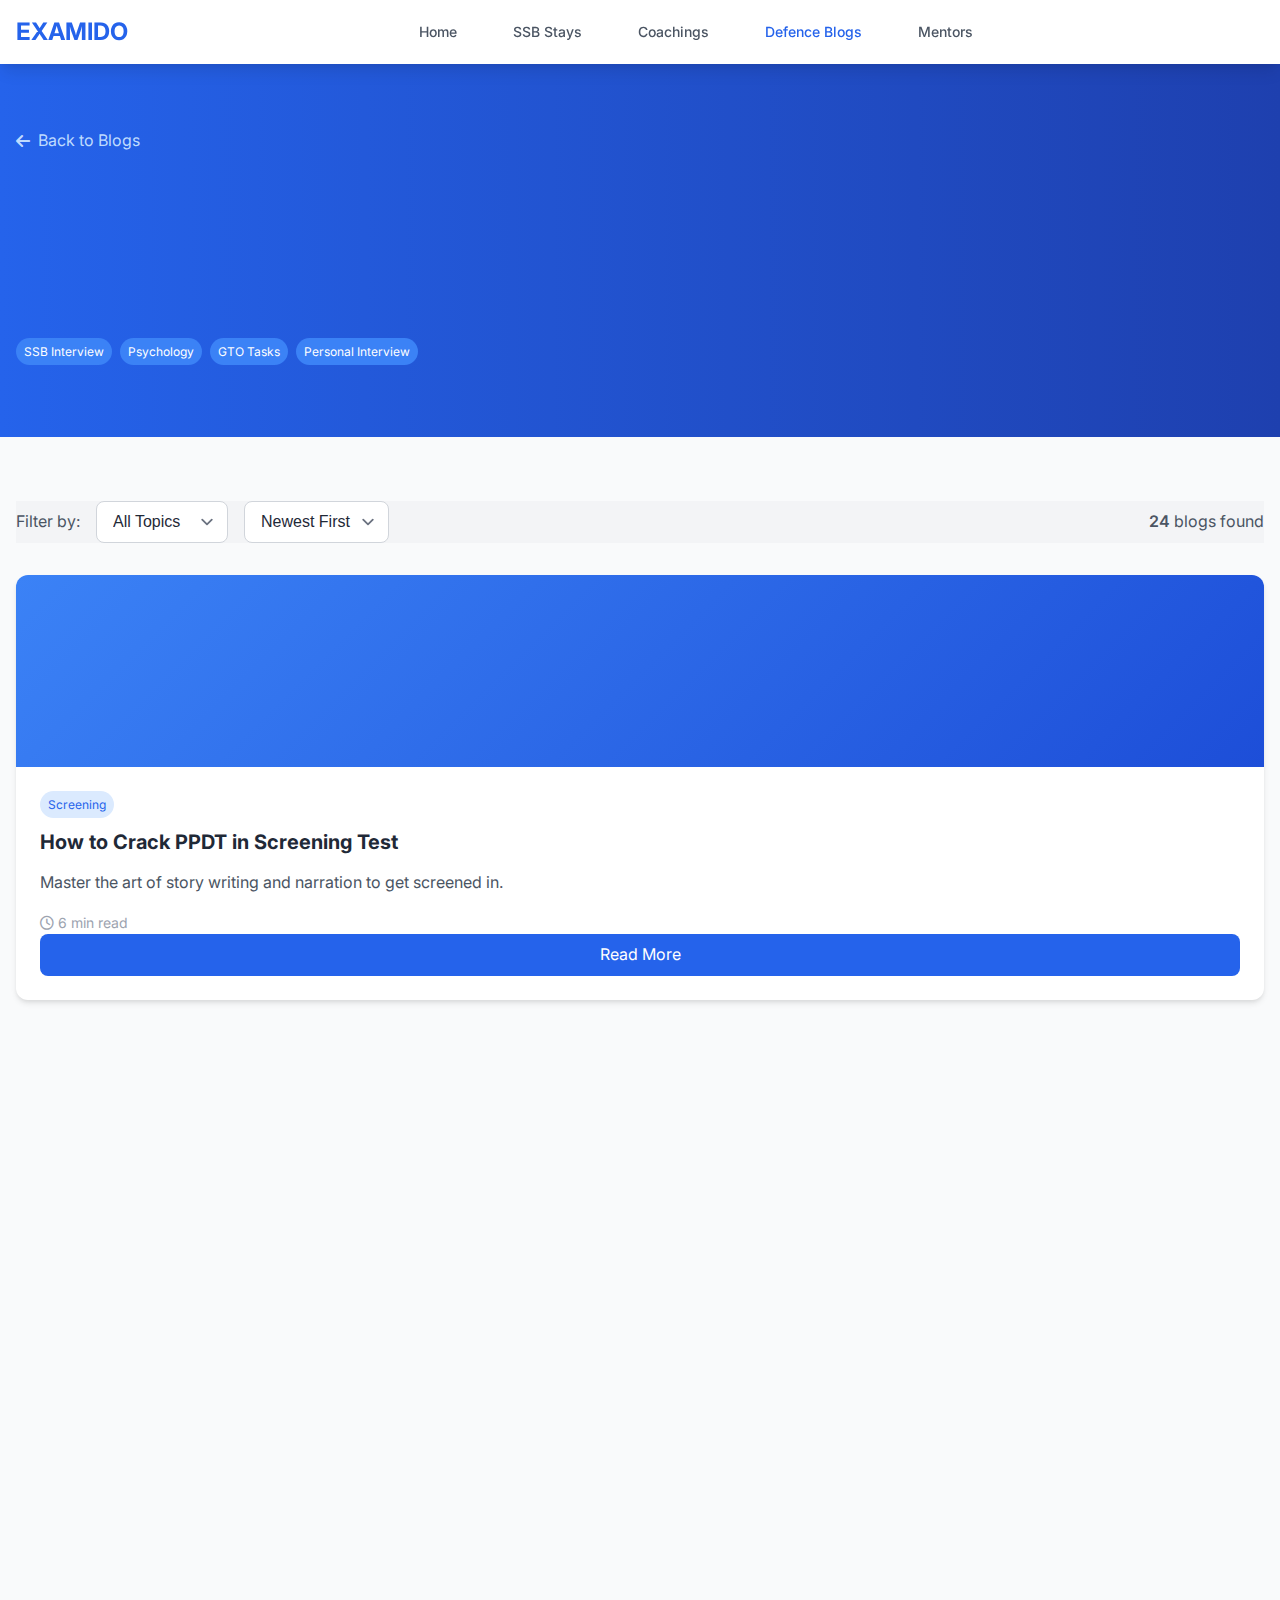
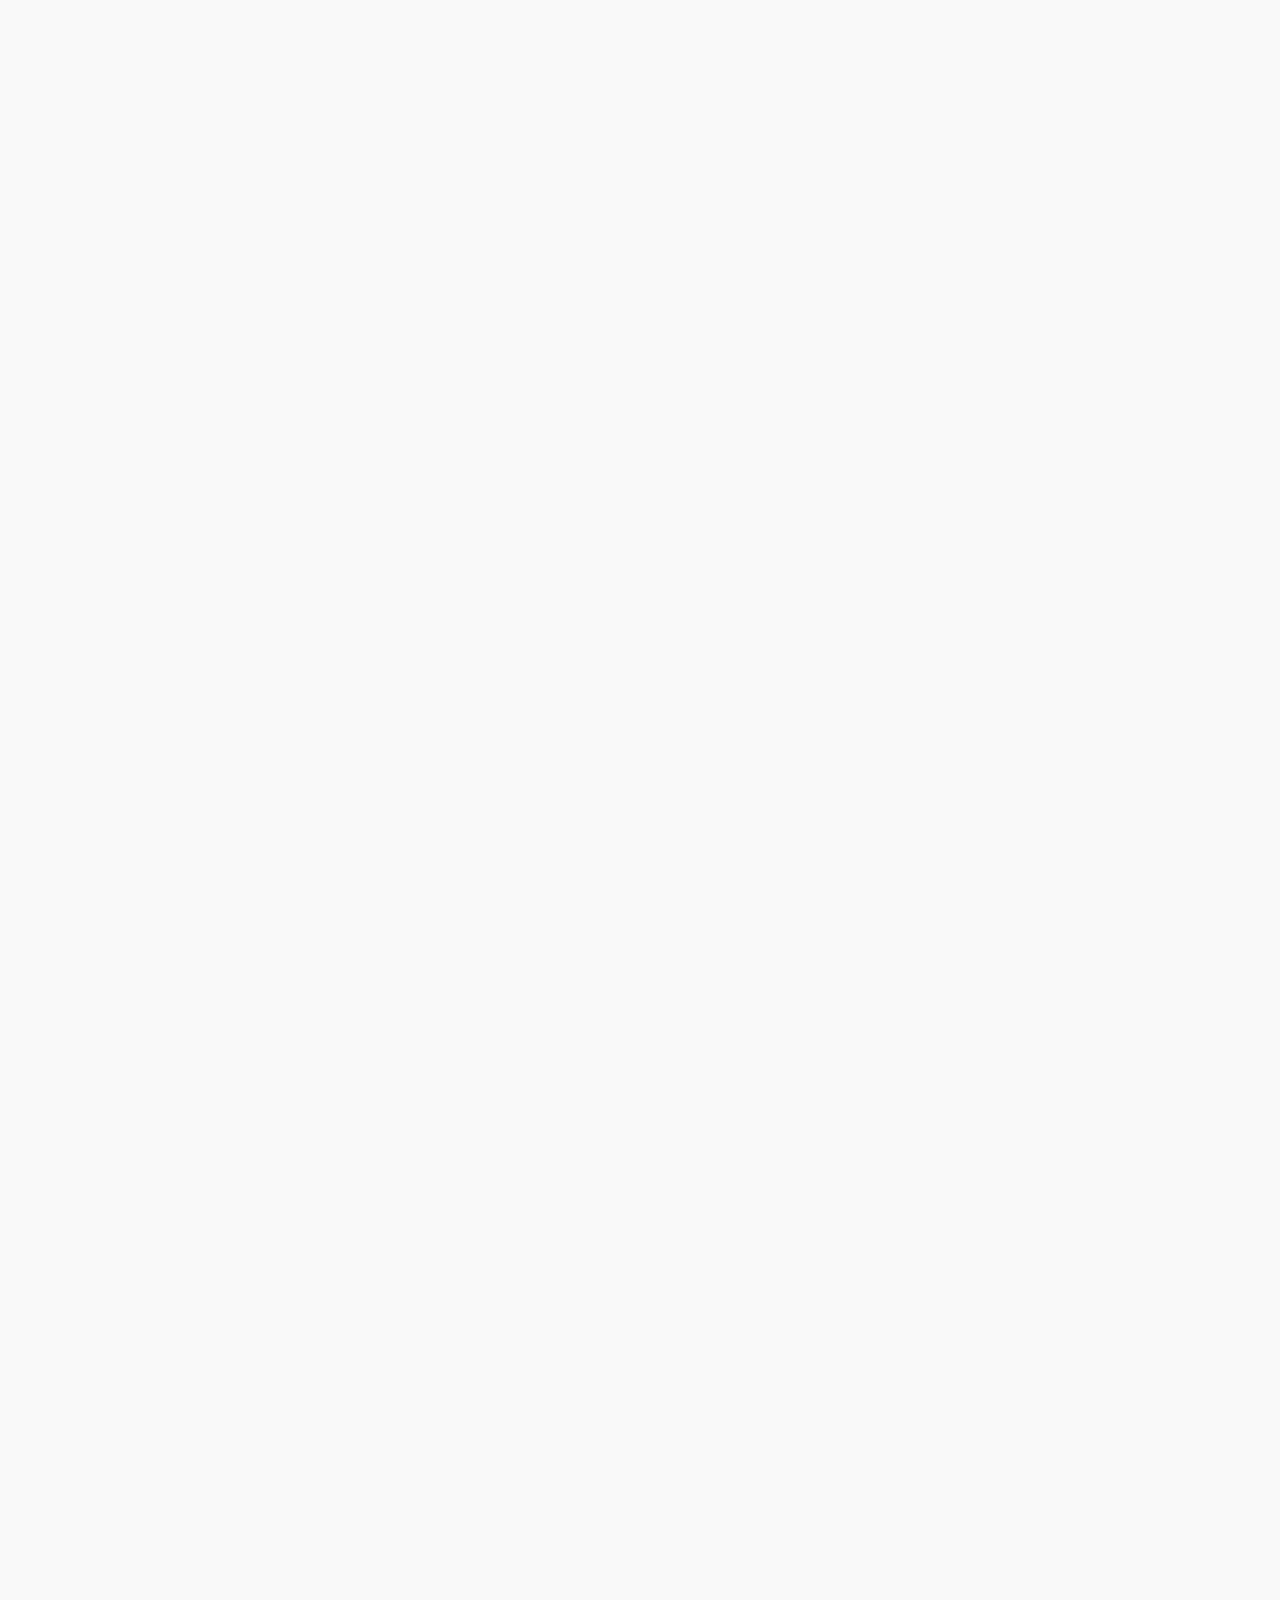
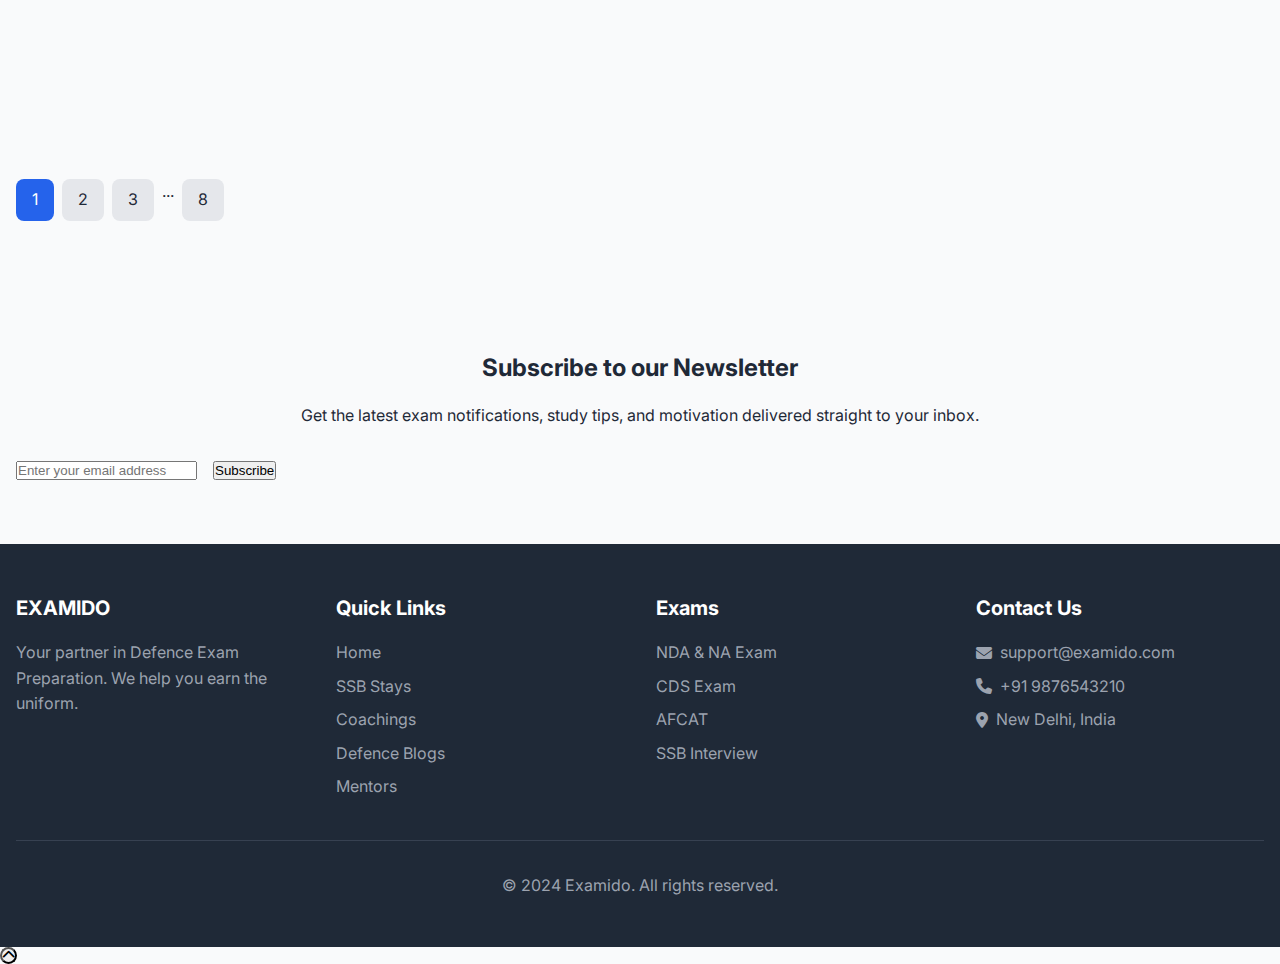
<file: pages/blog-category.html>
<!DOCTYPE html>
<html lang="en">

<head>
    <meta name="robots" content="noindex, nofollow">
    <meta charset="UTF-8">
    <meta name="viewport" content="width=device-width, initial-scale=1.0">
    <title>SSB Blogs - Examido</title>
    <link rel="stylesheet" href="https://cdnjs.cloudflare.com/ajax/libs/font-awesome/6.4.0/css/all.min.css">
    <link rel="stylesheet" href="../styles/main.css">
</head>

<body>
    <!-- Navigation -->
    <nav class="navbar">
        <div class="container">
            <div class="navbar-content">
                <!-- Logo -->
                <div class="flex-shrink-0">
                    <a href="../index.html" class="logo">EXAMIDO</a>
                </div>

                <!-- Navigation Links -->
                <div class="nav-links">
                    <a href="../index.html" class="nav-link">Home</a>
                    <a href="stays.html" class="nav-link">SSB Stays</a>
                    <a href="coachings.html" class="nav-link">Coachings</a>
                    <a href="blogs.html" class="nav-link" style="color: var(--primary-color);">Defence Blogs</a>
                    <a href="mentor.html" class="nav-link">Mentors</a>
                </div>

                <!-- Mobile menu button -->
                <div class="md:hidden">
                    <button type="button" class="mobile-menu-btn">
                        <i class="fas fa-bars"></i>
                    </button>
                </div>
            </div>
        </div>

        <!-- Mobile Menu -->
        <div class="mobile-menu">
            <a href="../index.html" class="mobile-nav-link">Home</a>
            <a href="stays.html" class="mobile-nav-link">SSB Stays</a>
            <a href="coachings.html" class="mobile-nav-link">Coachings</a>
            <a href="blogs.html" class="mobile-nav-link" style="color: var(--primary-color);">Defence Blogs</a>
            <a href="mentor.html" class="mobile-nav-link">Mentors</a>
        </div>
    </nav>

    <!-- Blog Category Header -->
    <section class="hero-section"
        style="background: linear-gradient(to right, #2563eb, #1e40af); padding: 4rem 0; text-align: left;">
        <div class="container">
            <div class="flex items-center mb-4">
                <a href="blogs.html" style="color: #bfdbfe; text-decoration: none; display: flex; align-items: center;">
                    <i class="fas fa-arrow-left mr-2"></i>
                    Back to Blogs
                </a>
            </div>
            <h1 class="hero-title" style="margin-bottom: 1rem; text-align: left;">SSB Interview Preparation</h1>
            <p class="hero-subtitle" style="margin-bottom: 1.5rem; text-align: left; margin-left: 0; color: #dbeafe;">
                Expert guidance, tips, and strategies for NDA, CDS, and AFCAT preparation from recommended candidates
                and officers
            </p>
            <div class="flex gap-2" style="flex-wrap: wrap;">
                <span class="blog-tag" style="background-color: #3b82f6; color: white;">SSB Interview</span>
                <span class="blog-tag" style="background-color: #3b82f6; color: white;">Psychology</span>
                <span class="blog-tag" style="background-color: #3b82f6; color: white;">GTO Tasks</span>
                <span class="blog-tag" style="background-color: #3b82f6; color: white;">Personal Interview</span>
            </div>
        </div>
    </section>

    <!-- Blog List -->
    <section class="section">
        <div class="container">
            <div class="flex gap-8" style="flex-direction: column;">
                <!-- Main Content -->
                <div style="flex: 2;">
                    <!-- Filter Bar -->
                    <div class="bg-gray-light rounded-lg p-4 mb-8 flex justify-between items-center"
                        style="flex-wrap: wrap; gap: 1rem;">
                        <div class="flex items-center gap-4" style="flex-wrap: wrap;">
                            <span class="text-gray">Filter by:</span>
                            <select class="form-select">
                                <option>All Topics</option>
                                <option>Screening</option>
                                <option>Psychology</option>
                                <option>GTO Tasks</option>
                                <option>Interview</option>
                            </select>
                            <select class="form-select">
                                <option>Newest First</option>
                                <option>Most Popular</option>
                                <option>Trending</option>
                            </select>
                        </div>
                        <div class="text-gray">
                            <span class="font-semibold">24</span> blogs found
                        </div>
                    </div>

                    <!-- Blog Cards -->
                    <div class="blogs-grid" style="grid-template-columns: 1fr;">
                        <!-- Blog 1 -->
                        <div class="blog-card">
                            <div class="blog-image bg-gradient-blue"></div>
                            <div class="blog-content">
                                <span class="blog-tag tag-blue">Screening</span>
                                <h3 class="blog-title">How to Crack PPDT in Screening Test</h3>
                                <p class="blog-excerpt">Master the art of story writing and narration to get
                                    screened in.</p>
                                <div class="blog-meta">
                                    <i class="far fa-clock"></i>
                                    <span>6 min read</span>
                                </div>
                                <a href="blog-detail.html" class="btn-block bg-blue mt-4 text-center block"
                                    style="text-decoration: none;">Read More</a>
                            </div>
                        </div>

                        <!-- Blog 2 -->
                        <div class="blog-card">
                            <div class="blog-image blog-gradient-green"></div>
                            <div class="blog-content">
                                <span class="blog-tag tag-green">Psychology</span>
                                <h3 class="blog-title">60 SRTs Solved with Explanations</h3>
                                <p class="blog-excerpt">Practice these Situation Reaction Tests to improve your
                                    psych response.</p>
                                <div class="blog-meta">
                                    <i class="far fa-clock"></i>
                                    <span>10 min read</span>
                                </div>
                                <a href="blog-detail.html" class="btn-block bg-green mt-4 text-center block"
                                    style="text-decoration: none;">Read More</a>
                            </div>
                        </div>

                        <!-- Blog 3 -->
                        <div class="blog-card">
                            <div class="blog-image blog-gradient-purple"></div>
                            <div class="blog-content">
                                <span class="blog-tag tag-purple">Interview</span>
                                <h3 class="blog-title">Top 50 SSB Interview Questions</h3>
                                <p class="blog-excerpt">Most asked questions in the personal interview and how to
                                    answer them.</p>
                                <div class="blog-meta">
                                    <i class="far fa-clock"></i>
                                    <span>15 min read</span>
                                </div>
                                <a href="blog-detail.html" class="btn-block bg-purple mt-4 text-center block"
                                    style="text-decoration: none;">Read More</a>
                            </div>
                        </div>

                        <!-- Blog 4 -->
                        <div class="blog-card">
                            <div class="blog-image blog-gradient-yellow"></div>
                            <div class="blog-content">
                                <span class="blog-tag tag-yellow">GTO</span>
                                <h3 class="blog-title">Rules of Progressive Group Task (PGT)</h3>
                                <p class="blog-excerpt">Understanding the rules of bridging and how to apply them in
                                    GTO.</p>
                                <div class="blog-meta">
                                    <i class="far fa-clock"></i>
                                    <span>8 min read</span>
                                </div>
                                <a href="blog-detail.html" class="btn-block bg-yellow mt-4 text-center block"
                                    style="text-decoration: none;">Read More</a>
                            </div>
                        </div>

                        <!-- Blog 5 -->
                        <div class="blog-card">
                            <div class="blog-image blog-gradient-red"></div>
                            <div class="blog-content">
                                <span class="blog-tag tag-red">Conference</span>
                                <h3 class="blog-title">What Happens in the SSB Conference?</h3>
                                <p class="blog-excerpt">A look into the final day procedure and how results are
                                    decided.</p>
                                <div class="blog-meta">
                                    <i class="far fa-clock"></i>
                                    <span>5 min read</span>
                                </div>
                                <a href="blog-detail.html" class="btn-block bg-red mt-4 text-center block"
                                    style="text-decoration: none;">Read More</a>
                            </div>
                        </div>

                        <!-- Blog 6 -->
                        <div class="blog-card">
                            <div class="blog-image blog-gradient-blue"></div>
                            <div class="blog-content">
                                <span class="blog-tag tag-blue">General</span>
                                <h3 class="blog-title">Packing List for SSB Interview</h3>
                                <p class="blog-excerpt">Essential items you must carry to the selection center.</p>
                                <div class="blog-meta">
                                    <i class="far fa-clock"></i>
                                    <span>4 min read</span>
                                </div>
                                <a href="blog-detail.html" class="btn-block bg-blue mt-4 text-center block"
                                    style="text-decoration: none;">Read More</a>
                            </div>
                        </div>
                    </div>

                    <!-- Pagination -->
                    <div class="flex justify-center mt-12">
                        <nav class="pagination">
                            <a href="#" class="page-link active">1</a>
                            <a href="#" class="page-link">2</a>
                            <a href="#" class="page-link">3</a>
                            <span class="px-4 py-2 text-gray-500">...</span>
                            <a href="#" class="page-link">8</a>
                        </nav>
                    </div>
                </div>
            </div>
        </div>
    </section>

    <!-- Newsletter -->
    <section class="section bg-white">
        <div class="container">
            <div class="bg-blue-600 rounded-2xl p-8 md:p-12 text-center text-white">
                <h2 class="text-3xl font-bold mb-4">Subscribe to our Newsletter</h2>
                <p class="mb-8 text-blue-100 max-w-2xl mx-auto">Get the latest exam notifications, study tips, and
                    motivation delivered straight to your inbox.</p>
                <div class="flex flex-col md:flex-row justify-center gap-4 max-w-lg mx-auto">
                    <input type="email" placeholder="Enter your email address"
                        class="px-6 py-3 rounded-lg text-gray-800 focus:outline-none flex-1">
                    <button
                        class="bg-yellow-500 text-blue-900 font-bold px-8 py-3 rounded-lg hover:bg-yellow-400 transition duration-300">Subscribe</button>
                </div>
            </div>
        </div>
    </section>

    <!-- Footer -->
    <footer class="footer">
        <div class="container">
            <div class="footer-grid">
                <div>
                    <h3 class="footer-title">EXAMIDO</h3>
                    <p class="footer-text">Your partner in Defence Exam Preparation. We help you earn the uniform.</p>
                </div>

                <div>
                    <h4 class="footer-title">Quick Links</h4>
                    <ul class="footer-links">
                        <li><a href="../index.html">Home</a></li>
                        <li><a href="stays.html">SSB Stays</a></li>
                        <li><a href="coachings.html">Coachings</a></li>
                        <li><a href="blogs.html">Defence Blogs</a></li>
                        <li><a href="mentor.html">Mentors</a></li>
                    </ul>
                </div>

                <div>
                    <h4 class="footer-title">Exams</h4>
                    <ul class="footer-links">
                        <li><a href="#">NDA & NA Exam</a></li>
                        <li><a href="#">CDS Exam</a></li>
                        <li><a href="#">AFCAT</a></li>
                        <li><a href="#">SSB Interview</a></li>
                    </ul>
                </div>

                <div>
                    <h4 class="footer-title">Contact Us</h4>
                    <ul class="footer-contact">
                        <li>
                            <i class="fas fa-envelope"></i>
                            <span>support@examido.com</span>
                        </li>
                        <li>
                            <i class="fas fa-phone"></i>
                            <span>+91 9876543210</span>
                        </li>
                        <li>
                            <i class="fas fa-map-marker-alt"></i>
                            <span>New Delhi, India</span>
                        </li>
                    </ul>
                </div>
            </div>

            <div class="footer-bottom">
                <p>&copy; 2024 Examido. All rights reserved.</p>
            </div>
        </div>
    </footer>

    <!-- Scripts -->
    <script src="../js/animations.js"></script>
    <script src="../js/main.js"></script>
</body>

</html>
</file>
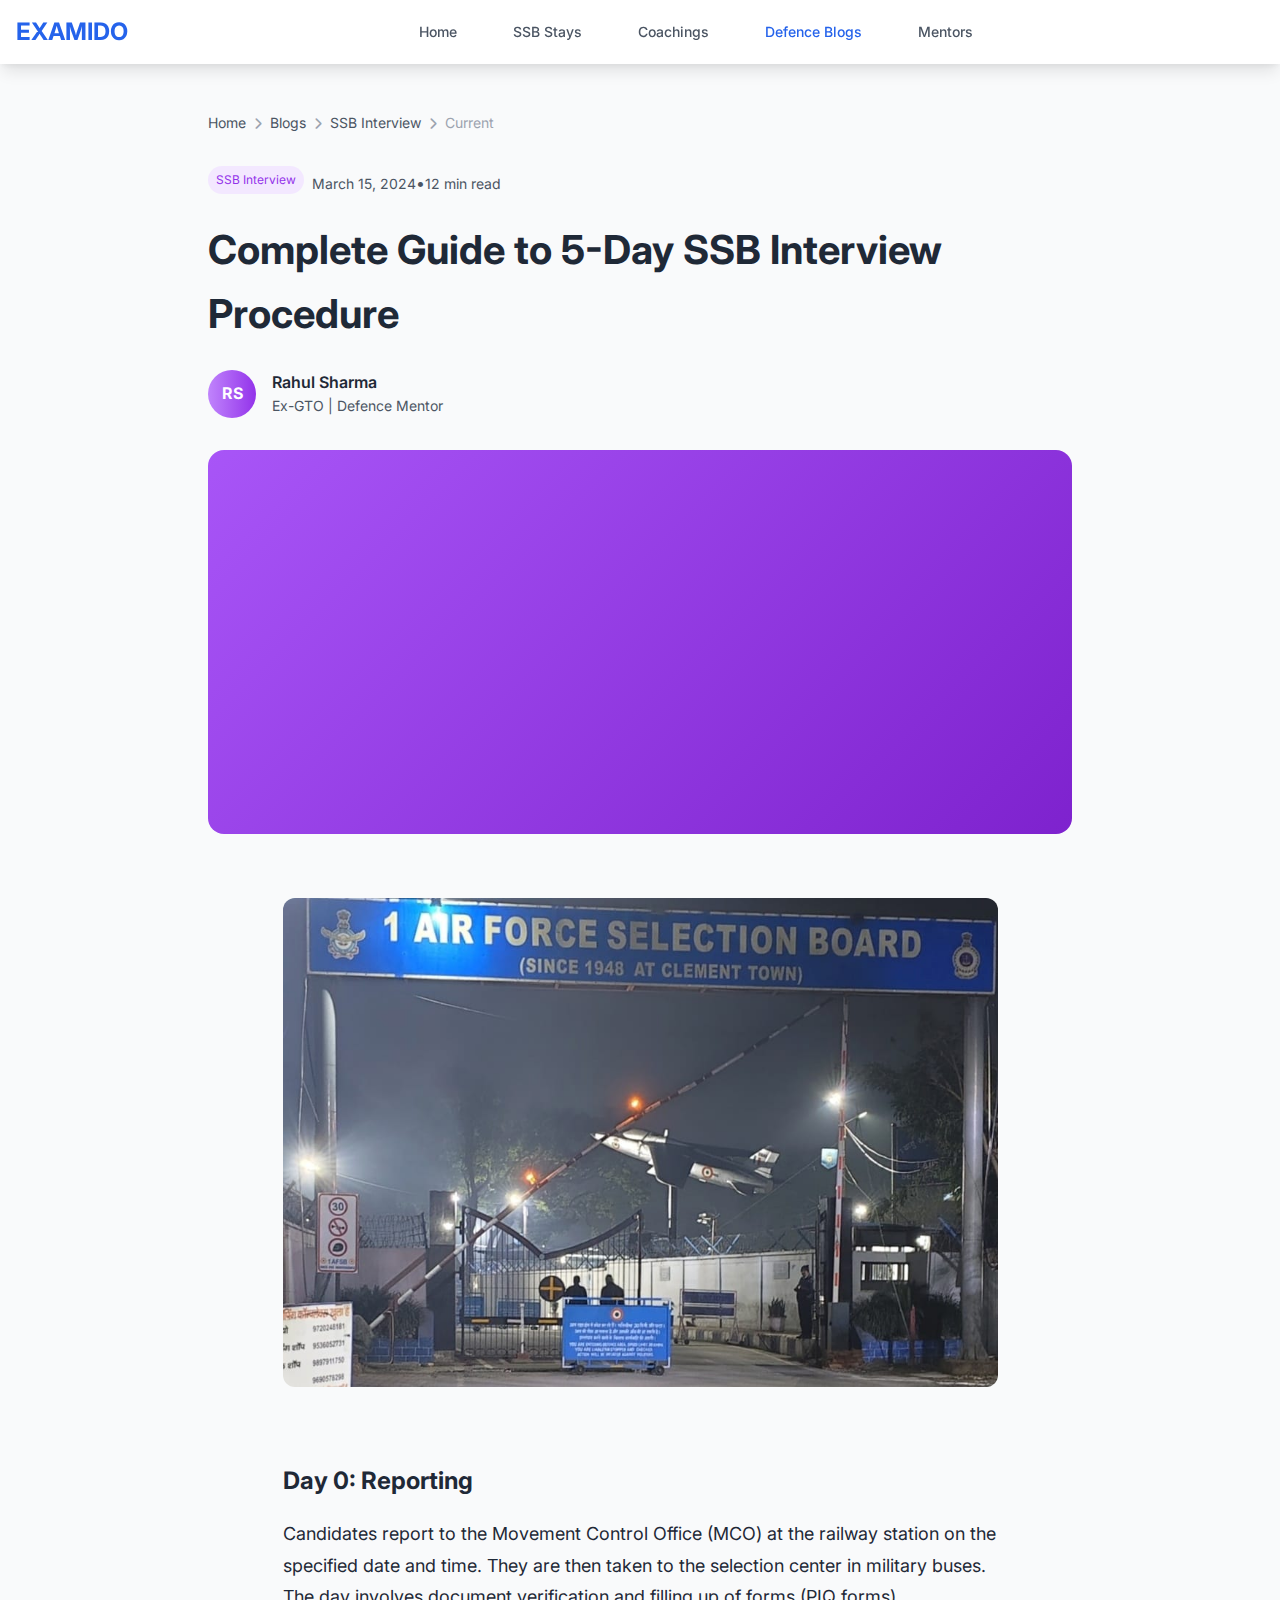
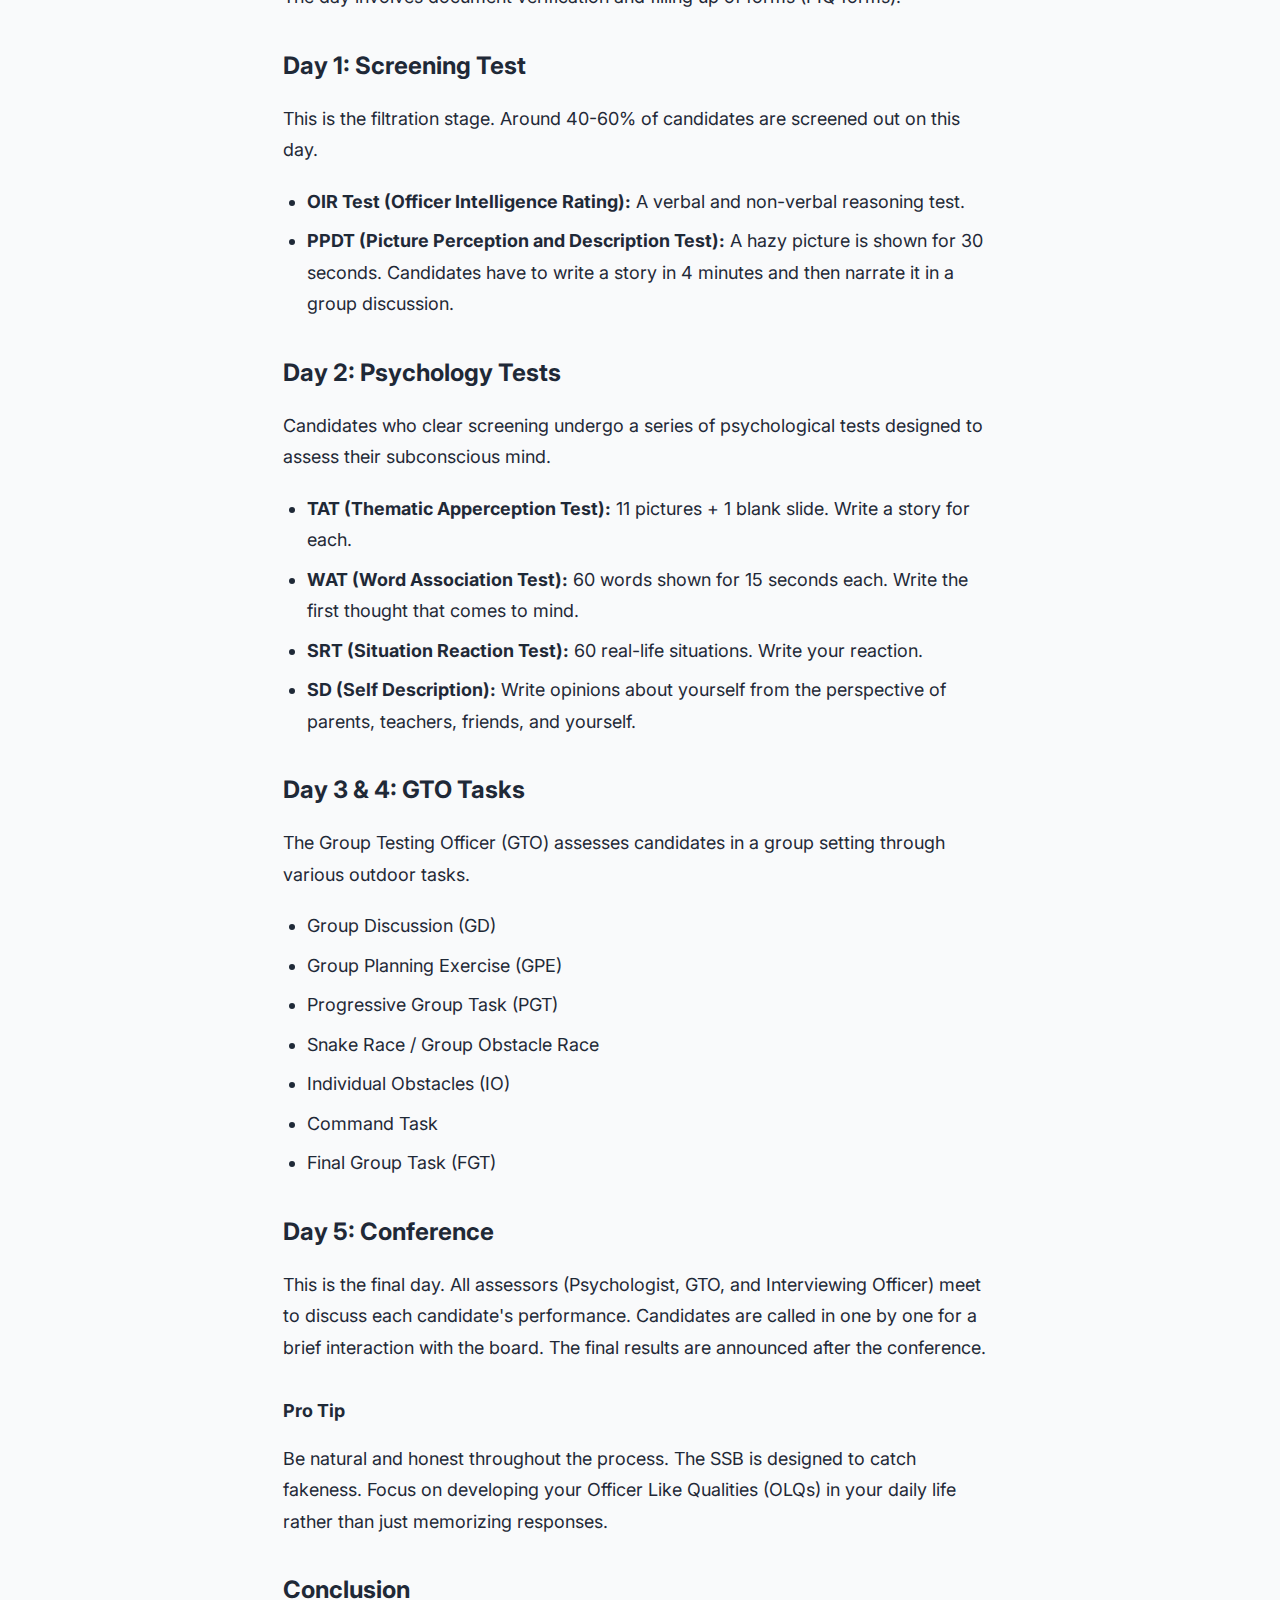
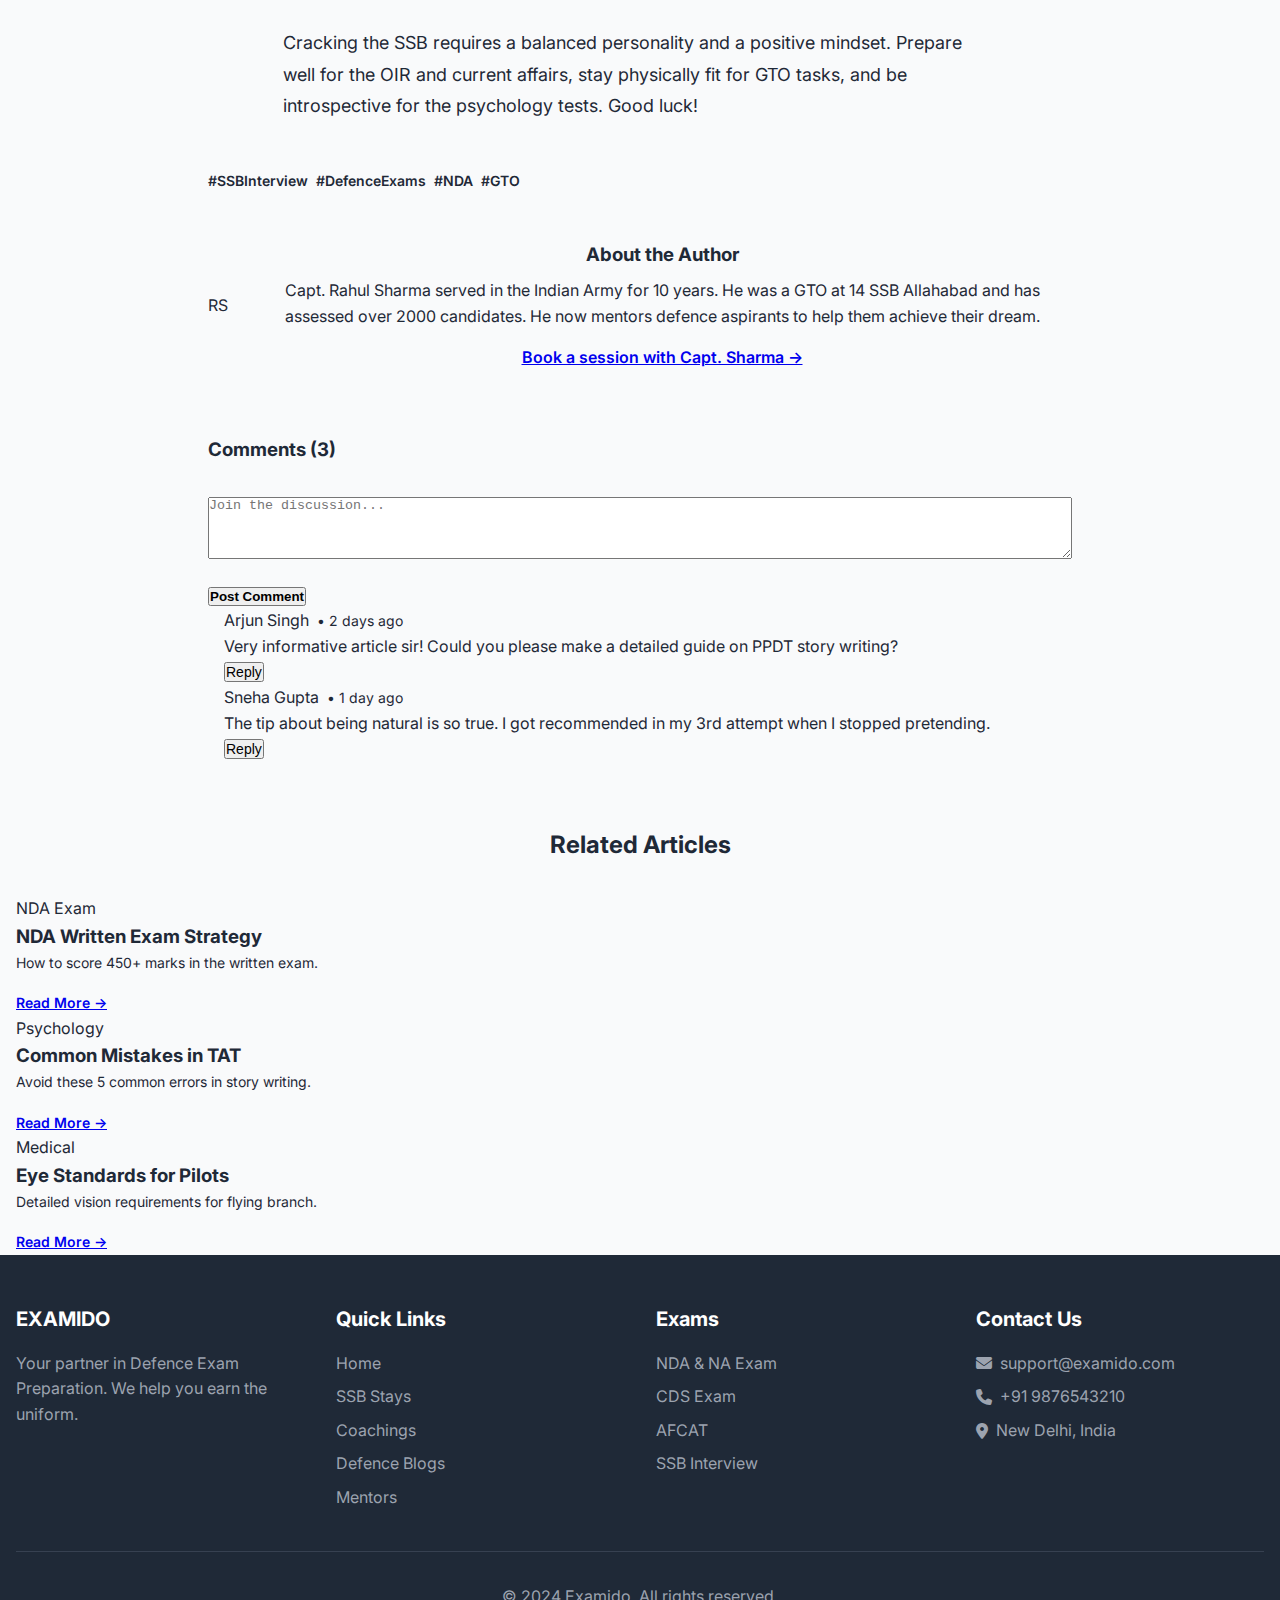
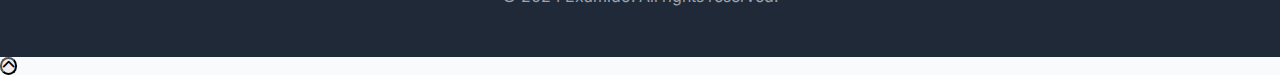
<file: pages/blog-detail.html>
<!DOCTYPE html>
<html lang="en">

<head>
    <meta name="robots" content="noindex, nofollow">
    <meta charset="UTF-8">
    <meta name="viewport" content="width=device-width, initial-scale=1.0">
    <title>10 Last Minute Tips for JEE Advanced 2024 - Examido</title>
    <link rel="stylesheet" href="https://cdnjs.cloudflare.com/ajax/libs/font-awesome/6.4.0/css/all.min.css">
    <link rel="stylesheet" href="../styles/main.css">
</head>

<body>
    <!-- Navigation -->
    <nav class="navbar">
        <div class="container">
            <div class="navbar-content">
                <!-- Logo -->
                <div class="flex-shrink-0">
                    <a href="../index.html" class="logo">EXAMIDO</a>
                </div>

                <!-- Navigation Links -->
                <div class="nav-links">
                    <a href="../index.html" class="nav-link">Home</a>
                    <a href="stays.html" class="nav-link">SSB Stays</a>
                    <a href="coachings.html" class="nav-link">Coachings</a>
                    <a href="blogs.html" class="nav-link" style="color: var(--primary-color);">Defence Blogs</a>
                    <a href="mentor.html" class="nav-link">Mentors</a>
                </div>

                <!-- Mobile menu button -->
                <div class="md:hidden">
                    <button type="button" class="mobile-menu-btn">
                        <i class="fas fa-bars"></i>
                    </button>
                </div>
            </div>
        </div>

        <!-- Mobile Menu -->
        <div class="mobile-menu">
            <a href="../index.html" class="mobile-nav-link">Home</a>
            <a href="stays.html" class="mobile-nav-link">SSB Stays</a>
            <a href="coachings.html" class="mobile-nav-link">Coachings</a>
            <a href="blogs.html" class="mobile-nav-link" style="color: var(--primary-color);">Defence Blogs</a>
            <a href="mentor.html" class="mobile-nav-link">Mentors</a>
        </div>
    </nav>

    <!-- Blog Content -->
    <article class="section" style="padding-top: 3rem;">
        <div class="container" style="max-width: 56rem;">
            <!-- Breadcrumb -->
            <nav class="breadcrumb">
                <div class="breadcrumb-item"><a href="../index.html" class="breadcrumb-link">Home</a></div>
                <div class="breadcrumb-item"><a href="blogs.html" class="breadcrumb-link">Blogs</a></div>
                <div class="breadcrumb-item"><a href="blog-category.html?exam=ssb" class="breadcrumb-link">SSB
                        Interview</a></div>
                <div class="breadcrumb-item"><span class="breadcrumb-current">Current</span></div>
            </nav>

            <!-- Blog Header -->
            <header class="mb-8">
                <div class="flex items-center mb-4">
                    <span class="blog-tag tag-purple mr-2">SSB Interview</span>
                    <span class="text-gray text-sm">March 15, 2024</span>
                    <span class="mx-2 text-gray">•</span>
                    <span class="text-gray text-sm">12 min read</span>
                </div>
                <h1 class="section-title" style="text-align: left; font-size: 2.5rem; margin-bottom: 1.5rem;">Complete
                    Guide to 5-Day SSB Interview Procedure</h1>
                <div class="flex items-center">
                    <div class="mentor-avatar avatar-purple"
                        style="width: 3rem; height: 3rem; margin: 0 1rem 0 0; font-size: 1rem;">
                        RS
                    </div>
                    <div>
                        <p class="mentor-name" style="font-size: 1rem; margin-bottom: 0;">Rahul Sharma</p>
                        <p class="mentor-role" style="font-size: 0.875rem; margin-bottom: 0;">Ex-GTO | Defence Mentor
                        </p>
                    </div>
                </div>
            </header>

            <!-- Featured Image -->
            <div class="mb-8">
                <div class="bg-gradient-purple" style="height: 24rem; border-radius: 1rem;"></div>
            </div>

            <!-- Blog Content -->
            <div class="prose prose-lg">

                <img src="../assets/2.jpeg" alt="SSB Interview Candidates"
                    class="w-full h-96 object-cover rounded-xl mb-12 shadow-lg">

                <h2>Day 0: Reporting</h2>
                <p>
                    Candidates report to the Movement Control Office (MCO) at the railway station on
                    the specified date and time. They are then taken to the selection center in
                    military buses. The day involves document verification and filling up of forms
                    (PIQ forms).
                </p>

                <h2>Day 1: Screening Test</h2>
                <p>
                    This is the filtration stage. Around 40-60% of candidates are screened out on
                    this day.
                </p>
                <ul>
                    <li><strong>OIR Test (Officer Intelligence Rating):</strong> A verbal and
                        non-verbal reasoning test.</li>
                    <li><strong>PPDT (Picture Perception and Description Test):</strong> A hazy
                        picture is shown for 30 seconds. Candidates have to write a story in 4
                        minutes and then narrate it in a group discussion.</li>
                </ul>

                <h2>Day 2: Psychology Tests</h2>
                <p>
                    Candidates who clear screening undergo a series of psychological tests designed
                    to assess their subconscious mind.
                </p>
                <ul>
                    <li><strong>TAT (Thematic Apperception Test):</strong> 11 pictures + 1 blank
                        slide. Write a story for each.</li>
                    <li><strong>WAT (Word Association Test):</strong> 60 words shown for 15 seconds
                        each. Write the first thought that comes to mind.</li>
                    <li><strong>SRT (Situation Reaction Test):</strong> 60 real-life situations.
                        Write your reaction.</li>
                    <li><strong>SD (Self Description):</strong> Write opinions about yourself from
                        the perspective of parents, teachers, friends, and yourself.</li>
                </ul>

                <h2>Day 3 & 4: GTO Tasks</h2>
                <p>
                    The Group Testing Officer (GTO) assesses candidates in a group setting through
                    various outdoor tasks.
                </p>
                <ul>
                    <li>Group Discussion (GD)</li>
                    <li>Group Planning Exercise (GPE)</li>
                    <li>Progressive Group Task (PGT)</li>
                    <li>Snake Race / Group Obstacle Race</li>
                    <li>Individual Obstacles (IO)</li>
                    <li>Command Task</li>
                    <li>Final Group Task (FGT)</li>
                </ul>

                <h2>Day 5: Conference</h2>
                <p>
                    This is the final day. All assessors (Psychologist, GTO, and Interviewing
                    Officer) meet to discuss each candidate's performance. Candidates are called in
                    one by one for a brief interaction with the board. The final results are
                    announced after the conference.
                </p>

                <div class="bg-blue-50 border-l-4 border-blue-600 p-6 my-8 rounded-r-lg">
                    <h4 class="text-blue-800 font-bold mb-2">Pro Tip</h4>
                    <p class="text-blue-700 m-0">
                        Be natural and honest throughout the process. The SSB is designed to catch
                        fakeness. Focus on developing your Officer Like Qualities (OLQs) in your
                        daily life rather than just memorizing responses.
                    </p>
                </div>

                <h2>Conclusion</h2>
                <p>
                    Cracking the SSB requires a balanced personality and a positive mindset. Prepare
                    well for the OIR and current affairs, stay physically fit for GTO tasks, and be
                    introspective for the psychology tests. Good luck!
                </p>
            </div>

            <!-- Tags -->
            <div class="flex flex-wrap gap-2 mt-12 pt-8 border-t border-gray-200">
                <span
                    class="px-4 py-2 bg-gray-100 text-gray-700 rounded-full text-sm font-semibold hover:bg-gray-200 cursor-pointer">#SSBInterview</span>
                <span
                    class="px-4 py-2 bg-gray-100 text-gray-700 rounded-full text-sm font-semibold hover:bg-gray-200 cursor-pointer">#DefenceExams</span>
                <span
                    class="px-4 py-2 bg-gray-100 text-gray-700 rounded-full text-sm font-semibold hover:bg-gray-200 cursor-pointer">#NDA</span>
                <span
                    class="px-4 py-2 bg-gray-100 text-gray-700 rounded-full text-sm font-semibold hover:bg-gray-200 cursor-pointer">#GTO</span>
            </div>

            <!-- Author Bio -->
            <div class="bg-gray-50 rounded-xl p-8 mt-12 flex flex-col md:flex-row gap-6 items-center md:items-start">
                <div
                    class="w-20 h-20 bg-blue-100 rounded-full flex-shrink-0 flex items-center justify-center text-blue-600 font-bold text-2xl">
                    RS
                </div>
                <div class="text-center md:text-left">
                    <h3 class="text-xl font-bold text-gray-900 mb-2">About the Author</h3>
                    <p class="text-gray-600 mb-4">
                        Capt. Rahul Sharma served in the Indian Army for 10 years. He was a GTO at
                        14 SSB Allahabad and has assessed over 2000 candidates. He now mentors
                        defence aspirants to help them achieve their dream.
                    </p>
                    <a href="mentor.html" class="text-blue-600 font-semibold hover:underline">Book a
                        session with Capt. Sharma →</a>
                </div>
            </div>

            <!-- Comments Section -->
            <div class="mt-16">
                <h3 class="text-2xl font-bold text-gray-900 mb-8">Comments (3)</h3>

                <!-- Comment Form -->
                <form class="mb-12">
                    <div class="mb-4">
                        <textarea
                            class="w-full p-4 border border-gray-300 rounded-lg focus:ring-2 focus:ring-blue-500 focus:border-transparent"
                            rows="4" placeholder="Join the discussion..."></textarea>
                    </div>
                    <button type="submit"
                        class="bg-blue-600 text-white px-6 py-2 rounded-lg font-semibold hover:bg-blue-700 transition-colors">
                        Post Comment
                    </button>
                </form>

                <!-- Comment List -->
                <div class="space-y-8">
                    <!-- Comment 1 -->
                    <div class="flex gap-4">
                        <div class="w-10 h-10 bg-gray-200 rounded-full flex-shrink-0"></div>
                        <div>
                            <div class="flex items-center gap-2 mb-1">
                                <span class="font-bold text-gray-900">Arjun Singh</span>
                                <span class="text-sm text-gray-500">• 2 days ago</span>
                            </div>
                            <p class="text-gray-700">Very informative article sir! Could you please
                                make a detailed guide on PPDT story writing?</p>
                            <button class="text-sm text-gray-500 hover:text-blue-600 mt-2">Reply</button>
                        </div>
                    </div>

                    <!-- Comment 2 -->
                    <div class="flex gap-4">
                        <div class="w-10 h-10 bg-gray-200 rounded-full flex-shrink-0"></div>
                        <div>
                            <div class="flex items-center gap-2 mb-1">
                                <span class="font-bold text-gray-900">Sneha Gupta</span>
                                <span class="text-sm text-gray-500">• 1 day ago</span>
                            </div>
                            <p class="text-gray-700">The tip about being natural is so true. I got
                                recommended in my 3rd attempt when I stopped pretending.</p>
                            <button class="text-sm text-gray-500 hover:text-blue-600 mt-2">Reply</button>
                        </div>
                    </div>
                </div>
            </div>
        </div>
    </article>

    <!-- Related Articles -->
    <section class="bg-gray-50 py-16">
        <div class="container">
            <h2 class="text-3xl font-bold text-gray-900 mb-8 text-center">Related Articles</h2>
            <div class="grid grid-cols-1 md:grid-cols-3 gap-8">
                <!-- Related 1 -->
                <div class="bg-white rounded-xl shadow-sm overflow-hidden hover:shadow-md transition-shadow">
                    <div class="h-48 bg-gradient-to-r from-blue-400 to-blue-600"></div>
                    <div class="p-6">
                        <span class="text-xs font-bold text-blue-600 uppercase tracking-wider">NDA
                            Exam</span>
                        <h3 class="text-xl font-bold text-gray-900 mt-2 mb-3">NDA Written Exam
                            Strategy</h3>
                        <p class="text-gray-600 text-sm mb-4">How to score 450+ marks in the written
                            exam.</p>
                        <a href="#" class="text-blue-600 font-semibold text-sm hover:underline">Read
                            More →</a>
                    </div>
                </div>

                <!-- Related 2 -->
                <div class="bg-white rounded-xl shadow-sm overflow-hidden hover:shadow-md transition-shadow">
                    <div class="h-48 bg-gradient-to-r from-green-400 to-green-600"></div>
                    <div class="p-6">
                        <span class="text-xs font-bold text-green-600 uppercase tracking-wider">Psychology</span>
                        <h3 class="text-xl font-bold text-gray-900 mt-2 mb-3">Common Mistakes in TAT
                        </h3>
                        <p class="text-gray-600 text-sm mb-4">Avoid these 5 common errors in story
                            writing.</p>
                        <a href="#" class="text-blue-600 font-semibold text-sm hover:underline">Read
                            More →</a>
                    </div>
                </div>

                <!-- Related 3 -->
                <div class="bg-white rounded-xl shadow-sm overflow-hidden hover:shadow-md transition-shadow">
                    <div class="h-48 bg-gradient-to-r from-purple-400 to-purple-600"></div>
                    <div class="p-6">
                        <span class="text-xs font-bold text-purple-600 uppercase tracking-wider">Medical</span>
                        <h3 class="text-xl font-bold text-gray-900 mt-2 mb-3">Eye Standards for
                            Pilots</h3>
                        <p class="text-gray-600 text-sm mb-4">Detailed vision requirements for
                            flying branch.</p>
                        <a href="#" class="text-blue-600 font-semibold text-sm hover:underline">Read
                            More →</a>
                    </div>
                </div>
            </div>
        </div>
    </section>

    <!-- Footer -->
    <footer class="footer">
        <div class="container">
            <div class="footer-grid">
                <div>
                    <h3 class="footer-title">EXAMIDO</h3>
                    <p class="footer-text">Your partner in Defence Exam Preparation. We help you
                        earn the uniform.</p>
                </div>

                <div>
                    <div>
                        <h4 class="footer-title">Quick Links</h4>
                        <ul class="footer-links">
                            <li><a href="../index.html">Home</a></li>
                            <li><a href="stays.html">SSB Stays</a></li>
                            <li><a href="coachings.html">Coachings</a></li>
                            <li><a href="blogs.html">Defence Blogs</a></li>
                            <li><a href="mentor.html">Mentors</a></li>
                        </ul>
                    </div>
                </div>

                <div>
                    <h4 class="footer-title">Exams</h4>
                    <ul class="footer-links">
                        <li><a href="#">NDA & NA Exam</a></li>
                        <li><a href="#">CDS Exam</a></li>
                        <li><a href="#">AFCAT</a></li>
                        <li><a href="#">SSB Interview</a></li>
                    </ul>
                </div>

                <div>
                    <h4 class="footer-title">Contact Us</h4>
                    <ul class="footer-contact">
                        <li>
                            <i class="fas fa-envelope"></i>
                            <span>support@examido.com</span>
                        </li>
                        <li>
                            <i class="fas fa-phone"></i>
                            <span>+91 9876543210</span>
                        </li>
                        <li>
                            <i class="fas fa-map-marker-alt"></i>
                            <span>New Delhi, India</span>
                        </li>
                    </ul>
                </div>
            </div>

            <div class="footer-bottom">
                <p>&copy; 2024 Examido. All rights reserved.</p>
            </div>
        </div>
    </footer>

    <!-- Scripts -->
    <script src="../js/animations.js"></script>
    <script src="../js/main.js"></script>
</body>

</html>
</file>
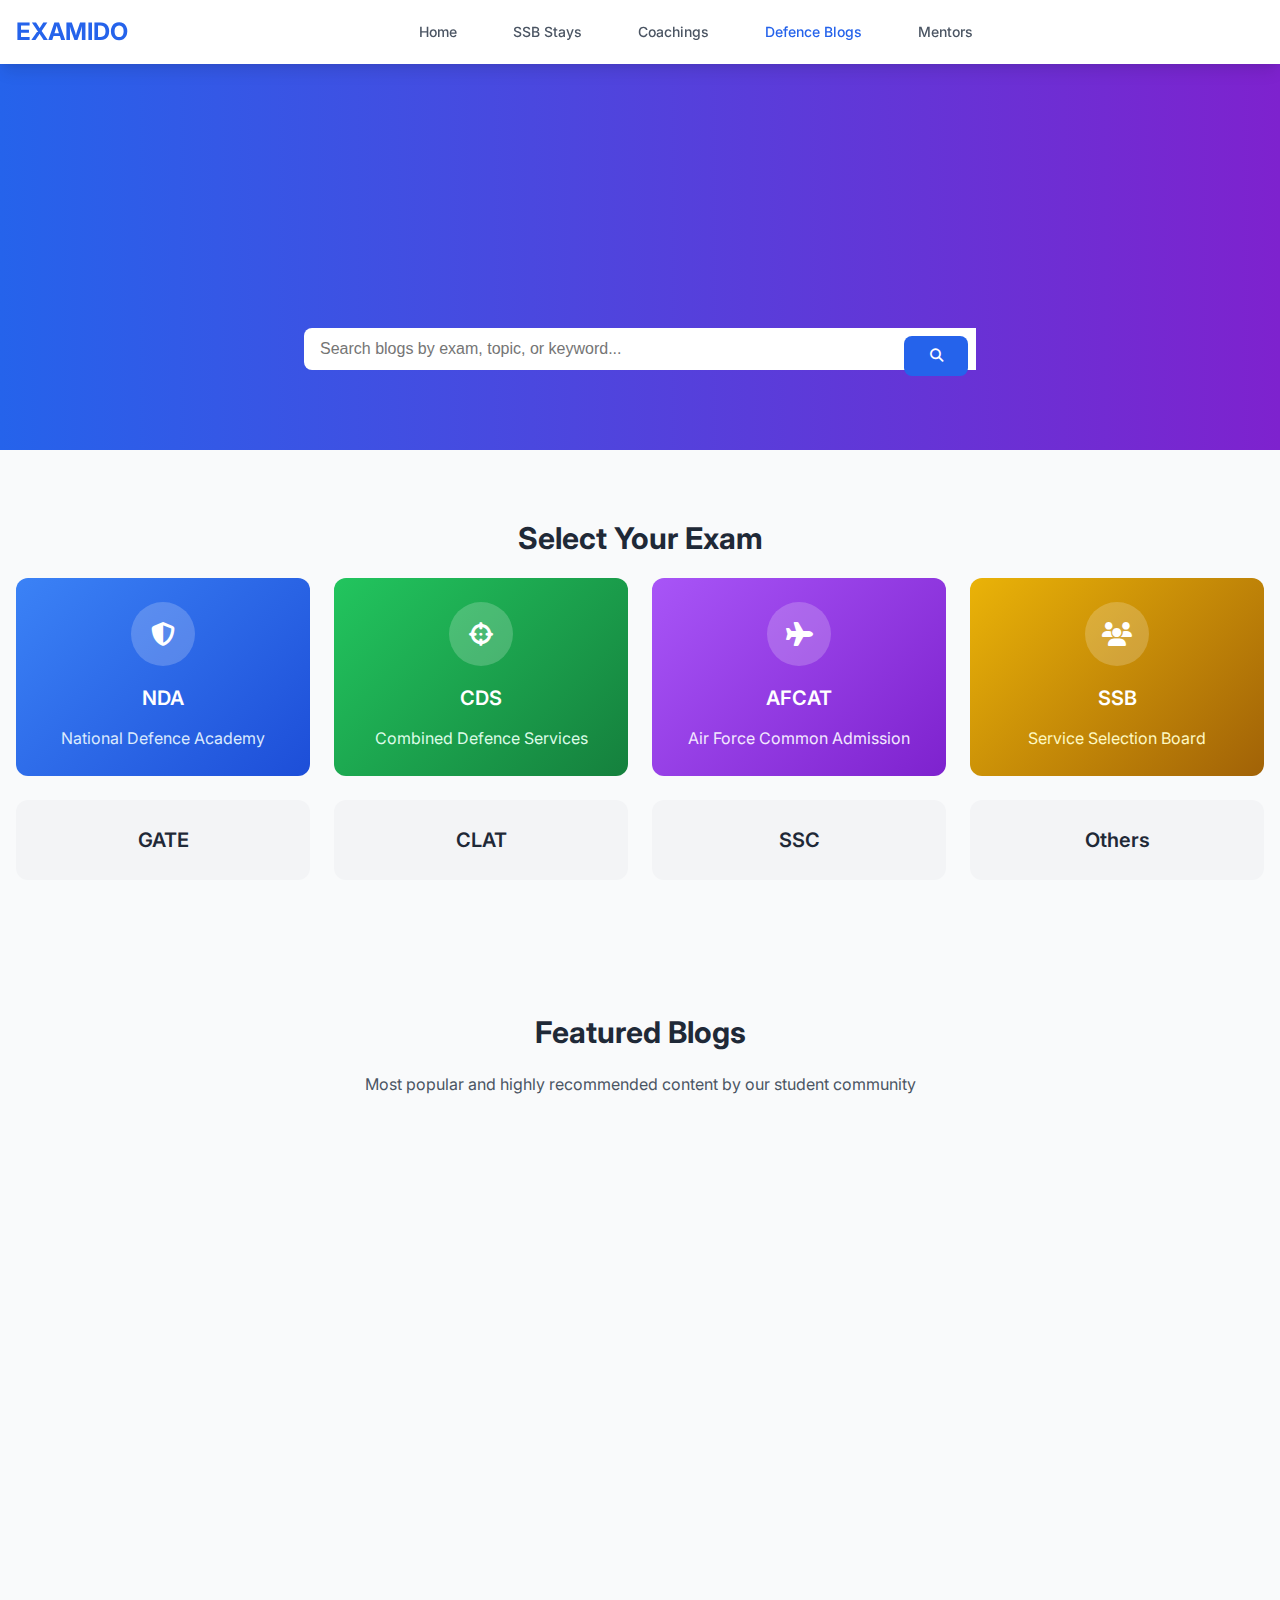
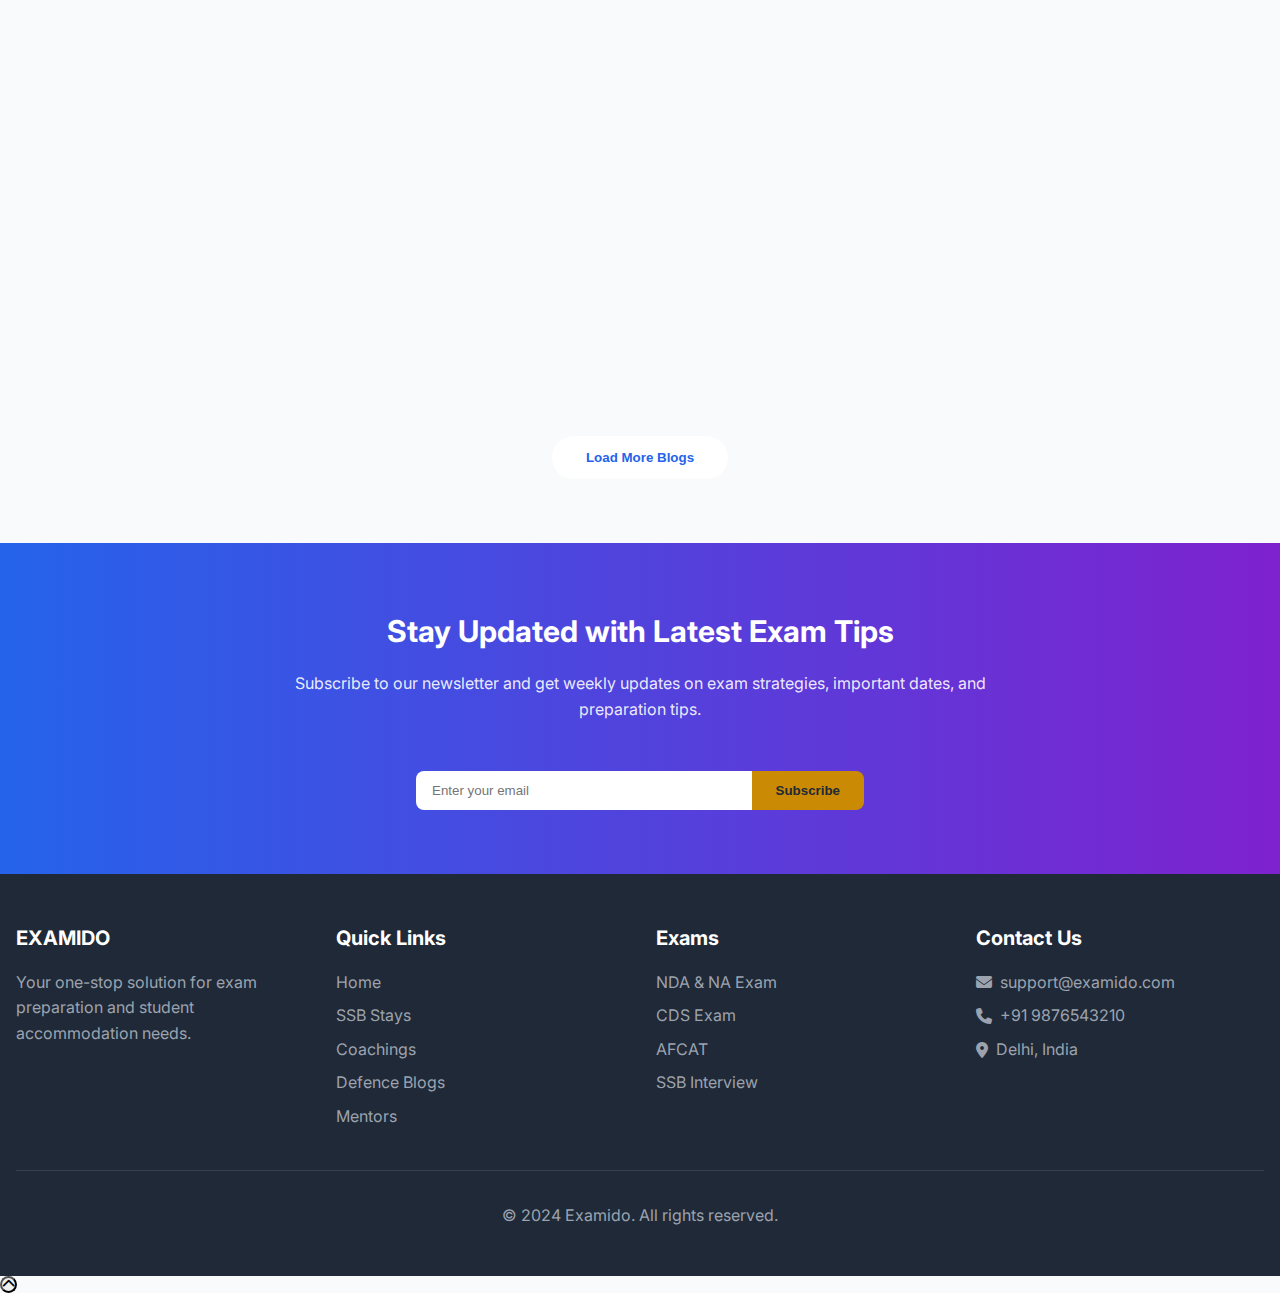
<file: pages/blogs.html>
<!DOCTYPE html>
<html lang="en">

<head>
    <meta name="robots" content="noindex, nofollow">
    <meta charset="UTF-8">
    <meta name="viewport" content="width=device-width, initial-scale=1.0">
    <title>Blogs - Examido</title>
    <link rel="stylesheet" href="https://cdnjs.cloudflare.com/ajax/libs/font-awesome/6.4.0/css/all.min.css">
    <link rel="stylesheet" href="../styles/main.css">
</head>

<body>
    <!-- Navigation -->
    <nav class="navbar">
        <div class="container">
            <div class="navbar-content">
                <!-- Logo -->
                <div class="flex-shrink-0">
                    <a href="../index.html" class="logo">EXAMIDO</a>
                </div>

                <!-- Navigation Links -->
                <div class="nav-links">
                    <a href="../index.html" class="nav-link">Home</a>
                    <a href="stays.html" class="nav-link">SSB Stays</a>
                    <a href="coachings.html" class="nav-link">Coachings</a>
                    <a href="blogs.html" class="nav-link" style="color: var(--primary-color);">Defence Blogs</a>
                    <a href="mentor.html" class="nav-link">Mentors</a>
                </div>

                <!-- Mobile menu button -->
                <div class="md:hidden">
                    <button type="button" class="mobile-menu-btn">
                        <i class="fas fa-bars"></i>
                    </button>
                </div>
            </div>
        </div>

        <!-- Mobile Menu -->
        <div class="mobile-menu">
            <a href="../index.html" class="mobile-nav-link">Home</a>
            <a href="stays.html" class="mobile-nav-link">SSB Stays</a>
            <a href="coachings.html" class="mobile-nav-link">Coachings</a>
            <a href="blogs.html" class="mobile-nav-link" style="color: var(--primary-color);">Defence Blogs</a>
            <a href="mentor.html" class="mobile-nav-link">Mentors</a>
        </div>
    </nav>

    <!-- Blogs Header -->
    <section class="hero-section">
        <div class="container text-center">
            <h1 class="hero-title" style="margin-bottom: 1.5rem;">Exam Preparation Blogs</h1>
            <p class="hero-subtitle" style="margin-bottom: 2rem;">Expert tips, strategies, and insights from toppers and
                educators to help you crack competitive exams</p>

            <!-- Search Bar -->
            <div style="max-width: 42rem; margin: 0 auto;">
                <div class="relative">
                    <input type="text" placeholder="Search blogs by exam, topic, or keyword..." class="input-search">
                    <button class="btn-search">
                        <i class="fas fa-search"></i>
                    </button>
                </div>
            </div>
        </div>
    </section>

    <!-- Exam Categories -->
    <section class="section">
        <div class="container">
            <h2 class="section-title">Select Your Exam</h2>

            <div class="grid-cols-4" style="display: grid; gap: 1.5rem;">
                <!-- NDA Card -->
                <a href="blog-category.html?exam=nda" class="category-card bg-gradient-blue">
                    <div class="category-icon">
                        <i class="fas fa-shield-alt"></i>
                    </div>
                    <h3 class="service-title" style="color: white;">NDA</h3>
                    <p style="color: #dbeafe;">National Defence Academy</p>
                </a>

                <!-- CDS Card -->
                <a href="blog-category.html?exam=cds" class="category-card bg-gradient-green">
                    <div class="category-icon">
                        <i class="fas fa-crosshairs"></i>
                    </div>
                    <h3 class="service-title" style="color: white;">CDS</h3>
                    <p style="color: #dcfce7;">Combined Defence Services</p>
                </a>

                <!-- AFCAT Card -->
                <a href="blog-category.html?exam=afcat" class="category-card bg-gradient-purple">
                    <div class="category-icon">
                        <i class="fas fa-plane"></i>
                    </div>
                    <h3 class="service-title" style="color: white;">AFCAT</h3>
                    <p style="color: #f3e8ff;">Air Force Common Admission</p>
                </a>

                <!-- SSB Card -->
                <a href="blog-category.html?exam=ssb" class="category-card bg-gradient-yellow">
                    <div class="category-icon">
                        <i class="fas fa-users"></i>
                    </div>
                    <h3 class="service-title" style="color: white;">SSB</h3>
                    <p style="color: #fef9c3;">Service Selection Board</p>
                </a>
            </div>

            <!-- More Exams -->
            <div class="grid-cols-4 mt-16" style="display: grid; gap: 1.5rem; margin-top: 1.5rem;">
                <a href="blog-category.html?exam=gate" class="category-card bg-gray-light"
                    style="color: var(--text-primary);">
                    <h3 class="service-title" style="margin-bottom: 0;">GATE</h3>
                </a>
                <a href="blog-category.html?exam=clat" class="category-card bg-gray-light"
                    style="color: var(--text-primary);">
                    <h3 class="service-title" style="margin-bottom: 0;">CLAT</h3>
                </a>
                <a href="blog-category.html?exam=ssc" class="category-card bg-gray-light"
                    style="color: var(--text-primary);">
                    <h3 class="service-title" style="margin-bottom: 0;">SSC</h3>
                </a>
                <a href="blog-category.html?exam=others" class="category-card bg-gray-light"
                    style="color: var(--text-primary);">
                    <h3 class="service-title" style="margin-bottom: 0;">Others</h3>
                </a>
            </div>
        </div>
    </section>

    <!-- Featured Blogs -->
    <section class="section" style="background-color: var(--bg-light);">
        <div class="container">
            <h2 class="section-title">Featured Blogs</h2>
            <p class="section-subtitle">Most popular and highly recommended content by our student community</p>

            <div class="blogs-grid">
                <!-- Blog Card 1 -->
                <div class="blog-card">
                    <div class="blog-image bg-gradient-blue relative">
                        <span
                            class="absolute top-4 left-4 bg-white text-blue px-3 py-1 rounded-full text-sm font-semibold">NDA
                            Exam</span>
                    </div>
                    <div class="blog-content">
                        <h3 class="blog-title">10 Last Minute Tips for NDA Written Exam</h3>
                        <p class="blog-excerpt">Essential strategies to maximize your score in Mathematics and GAT
                            papers.</p>
                        <div class="flex justify-between items-center"
                            style="font-size: 0.875rem; color: var(--text-secondary);">
                            <div class="flex items-center">
                                <i class="far fa-clock mr-1"></i>
                                <span>5 min read</span>
                            </div>
                            <a href="blog-detail.html?id=1"
                                style="color: var(--primary-color); font-weight: 500; text-decoration: none;">Read More
                                →</a>
                        </div>
                    </div>
                </div>

                <!-- Blog Card 2 -->
                <div class="blog-card">
                    <div class="blog-image bg-gradient-green relative">
                        <span
                            class="absolute top-4 left-4 bg-white text-green px-3 py-1 rounded-full text-sm font-semibold">CDS
                            OTA</span>
                    </div>
                    <div class="blog-content">
                        <h3 class="blog-title">English Strategy for CDS OTA Aspirants</h3>
                        <p class="blog-excerpt">How to score 80+ in English paper with the right preparation strategy.
                        </p>
                        <div class="flex justify-between items-center"
                            style="font-size: 0.875rem; color: var(--text-secondary);">
                            <div class="flex items-center">
                                <i class="far fa-clock mr-1"></i>
                                <span>8 min read</span>
                            </div>
                            <a href="blog-detail.html?id=2"
                                style="color: var(--primary-color); font-weight: 500; text-decoration: none;">Read More
                                →</a>
                        </div>
                    </div>
                </div>

                <!-- Blog Card 3 -->
                <div class="blog-card">
                    <div class="blog-image bg-gradient-purple relative">
                        <span
                            class="absolute top-4 left-4 bg-white text-purple px-3 py-1 rounded-full text-sm font-semibold">SSB
                            Interview</span>
                    </div>
                    <div class="blog-content">
                        <h3 class="blog-title">Mastering the PPDT in Screening Test</h3>
                        <p class="blog-excerpt">Tips to write a good story and perform well in the narration and
                            discussion.</p>
                        <div class="flex justify-between items-center"
                            style="font-size: 0.875rem; color: var(--text-secondary);">
                            <div class="flex items-center">
                                <i class="far fa-clock mr-1"></i>
                                <span>12 min read</span>
                            </div>
                            <a href="blog-detail.html?id=3"
                                style="color: var(--primary-color); font-weight: 500; text-decoration: none;">Read More
                                →</a>
                        </div>
                    </div>
                </div>

                <!-- Blog Card 4 -->
                <div class="blog-card">
                    <div class="blog-image bg-gradient-yellow relative">
                        <span
                            class="absolute top-4 left-4 bg-white text-yellow px-3 py-1 rounded-full text-sm font-semibold">AFCAT</span>
                    </div>
                    <div class="blog-content">
                        <h3 class="blog-title">AFCAT Reasoning: Tips to Score Full Marks</h3>
                        <p class="blog-excerpt">Proven techniques to solve spatial ability and reasoning questions
                            quickly.</p>
                        <div class="flex justify-between items-center"
                            style="font-size: 0.875rem; color: var(--text-secondary);">
                            <div class="flex items-center">
                                <i class="far fa-clock mr-1"></i>
                                <span>7 min read</span>
                            </div>
                            <a href="blog-detail.html?id=4"
                                style="color: var(--primary-color); font-weight: 500; text-decoration: none;">Read More
                                →</a>
                        </div>
                    </div>
                </div>

                <!-- Blog Card 5 -->
                <div class="blog-card">
                    <div class="blog-image bg-gradient-red relative">
                        <span
                            class="absolute top-4 left-4 bg-white text-red px-3 py-1 rounded-full text-sm font-semibold">Medical</span>
                    </div>
                    <div class="blog-content">
                        <h3 class="blog-title">SSB Medicals: Common Rejections and Cures</h3>
                        <p class="blog-excerpt">Understanding the medical standards and how to prepare for the medical
                            exam.</p>
                        <div class="flex justify-between items-center"
                            style="font-size: 0.875rem; color: var(--text-secondary);">
                            <div class="flex items-center">
                                <i class="far fa-clock mr-1"></i>
                                <span>10 min read</span>
                            </div>
                            <a href="blog-detail.html?id=5"
                                style="color: var(--primary-color); font-weight: 500; text-decoration: none;">Read More
                                →</a>
                        </div>
                    </div>
                </div>

                <!-- Blog Card 6 -->
                <div class="blog-card">
                    <div class="blog-image bg-gradient-indigo relative">
                        <span
                            class="absolute top-4 left-4 bg-white text-blue px-3 py-1 rounded-full text-sm font-semibold">Study
                            Tips</span>
                    </div>
                    <div class="blog-content">
                        <h3 class="blog-title">The Pomodoro Technique: Boost Your Productivity 2x</h3>
                        <p class="blog-excerpt">How to implement this time management method for effective study
                            sessions.</p>
                        <div class="flex justify-between items-center"
                            style="font-size: 0.875rem; color: var(--text-secondary);">
                            <div class="flex items-center">
                                <i class="far fa-clock mr-1"></i>
                                <span>6 min read</span>
                            </div>
                            <a href="blog-detail.html?id=6"
                                style="color: var(--primary-color); font-weight: 500; text-decoration: none;">Read More
                                →</a>
                        </div>
                    </div>
                </div>
            </div>

            <!-- Load More Button -->
            <div class="text-center mt-12">
                <button class="btn btn-primary">
                    Load More Blogs
                </button>
            </div>
        </div>
    </section>

    <!-- Newsletter Section -->
    <section class="contribute-section">
        <div class="container text-center" style="max-width: 56rem;">
            <h2 class="section-title" style="color: white;">Stay Updated with Latest Exam Tips</h2>
            <p class="section-subtitle" style="color: rgba(255,255,255,0.9);">Subscribe to our newsletter and get weekly
                updates on exam strategies, important dates, and preparation tips.</p>

            <div style="max-width: 28rem; margin: 0 auto; display: flex;">
                <input type="email" placeholder="Enter your email" class="newsletter-input">
                <button class="newsletter-btn">
                    Subscribe
                </button>
            </div>
        </div>
    </section>

    <!-- Footer -->
    <footer class="footer">
        <div class="container">
            <div class="footer-grid">
                <div>
                    <h3 class="footer-title">EXAMIDO</h3>
                    <p class="footer-text">Your one-stop solution for exam preparation and student accommodation needs.
                    </p>
                </div>

                <div>
                    <h4 class="footer-title">Quick Links</h4>
                    <ul class="footer-links">
                        <li><a href="../index.html">Home</a></li>
                        <li><a href="stays.html">SSB Stays</a></li>
                        <li><a href="coachings.html">Coachings</a></li>
                        <li><a href="blogs.html">Defence Blogs</a></li>
                        <li><a href="mentor.html">Mentors</a></li>
                    </ul>
                </div>

                <div>
                    <h4 class="footer-title">Exams</h4>
                    <ul class="footer-links">
                        <li><a href="#">NDA & NA Exam</a></li>
                        <li><a href="#">CDS Exam</a></li>
                        <li><a href="#">AFCAT</a></li>
                        <li><a href="#">SSB Interview</a></li>
                    </ul>
                </div>

                <div>
                    <h4 class="footer-title">Contact Us</h4>
                    <ul class="footer-contact">
                        <li>
                            <i class="fas fa-envelope"></i>
                            <span>support@examido.com</span>
                        </li>
                        <li>
                            <i class="fas fa-phone"></i>
                            <span>+91 9876543210</span>
                        </li>
                        <li>
                            <i class="fas fa-map-marker-alt"></i>
                            <span>Delhi, India</span>
                        </li>
                    </ul>
                </div>
            </div>

            <div class="footer-bottom">
                <p>&copy; 2024 Examido. All rights reserved.</p>
            </div>
        </div>
    </footer>

    <!-- Scripts -->
    <script src="../js/animations.js"></script>
    <script src="../js/main.js"></script>
</body>

</html>
</file>
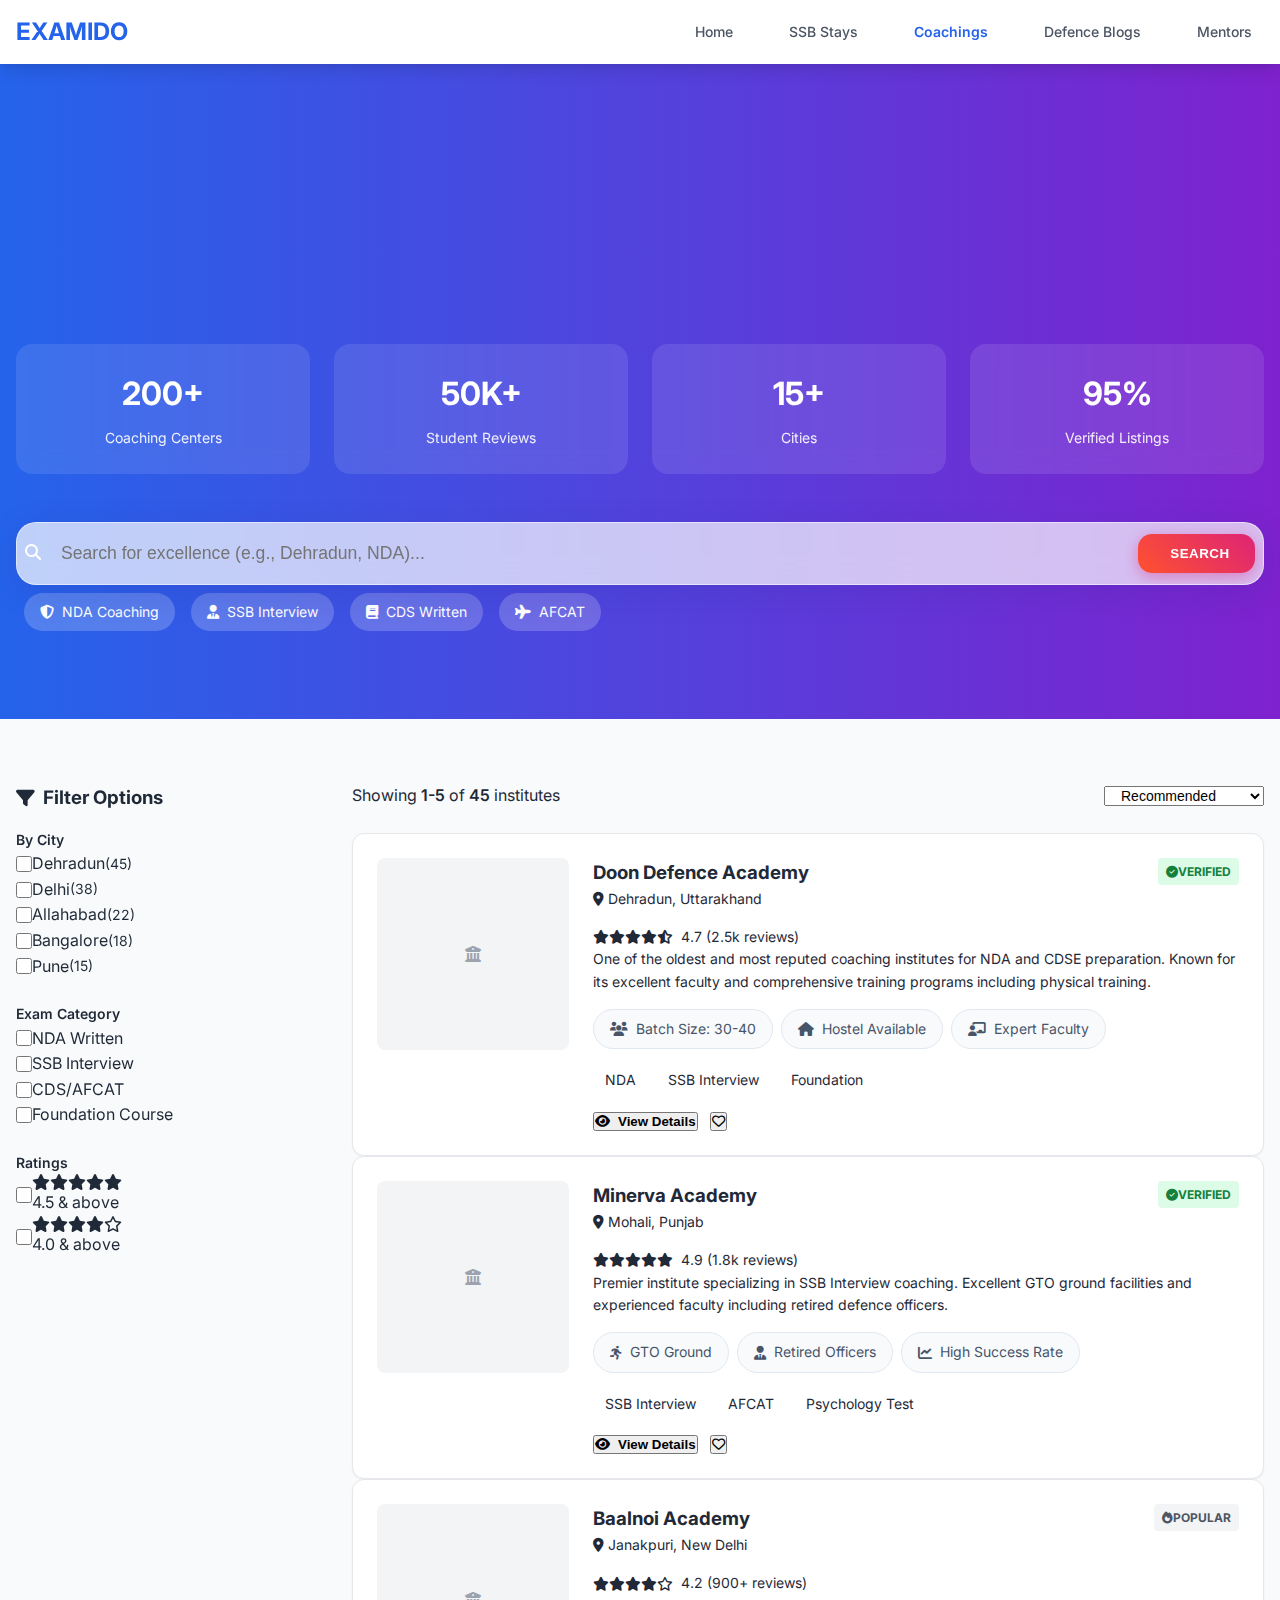
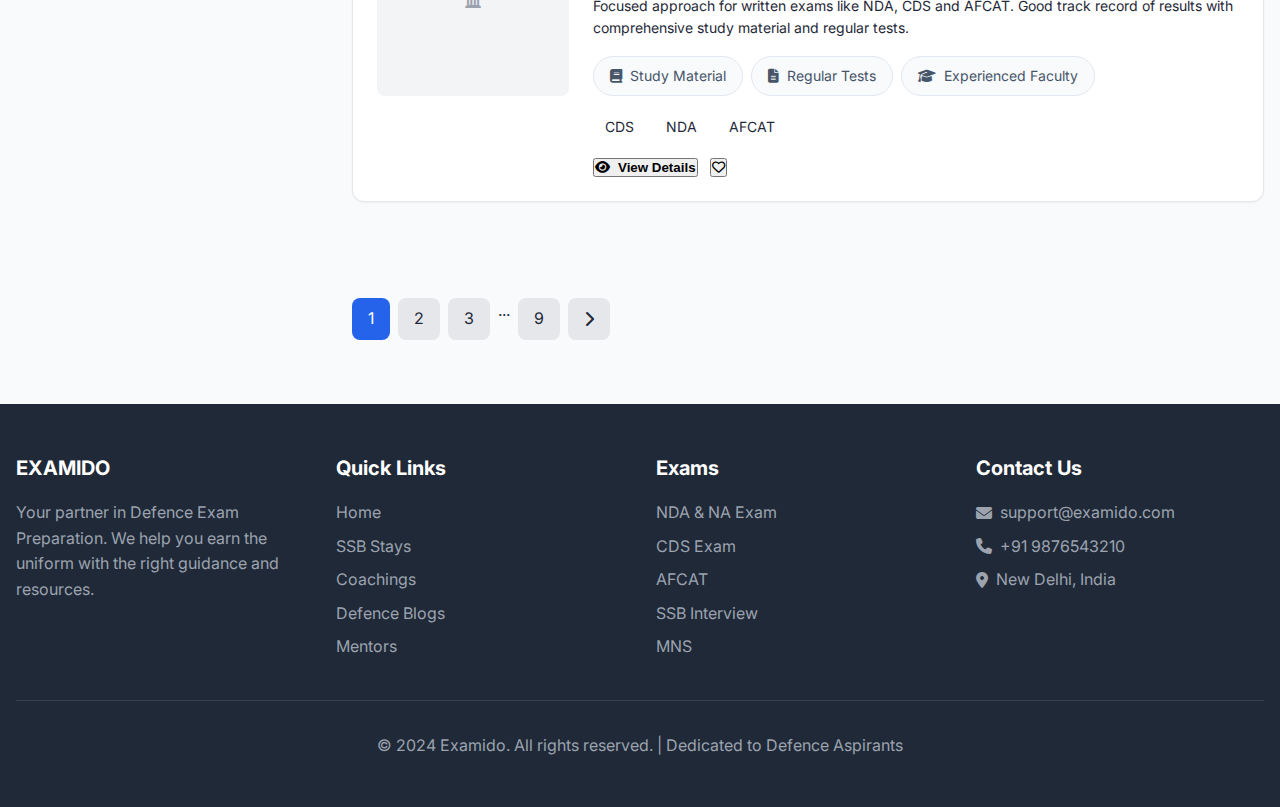
<file: pages/coachings.html>
<!DOCTYPE html>
<html lang="en">

<head>
    <meta name="robots" content="noindex, nofollow">
    <meta charset="UTF-8">
    <meta name="viewport" content="width=device-width, initial-scale=1.0">
    <title>Defence Coaching Centers - Examido</title>
    <link rel="stylesheet" href="https://cdnjs.cloudflare.com/ajax/libs/font-awesome/6.4.0/css/all.min.css">
    <link rel="stylesheet" href="../styles/main.css">
    <style>
        /* Additional inline styles for this page */
        .stats-grid {
            display: grid;
            grid-template-columns: repeat(auto-fit, minmax(150px, 1fr));
            gap: 1.5rem;
            margin: 3rem 0;
        }

        .stat-card {
            background: rgba(255, 255, 255, 0.1);
            padding: 1.5rem;
            border-radius: 1rem;
            text-align: center;
            backdrop-filter: blur(10px);
        }

        .stat-number {
            font-size: 2rem;
            font-weight: bold;
            margin-bottom: 0.5rem;
        }

        .stat-label {
            font-size: 0.875rem;
            opacity: 0.9;
        }

        .feature-tag {
            display: inline-flex;
            align-items: center;
            gap: 0.5rem;
            background: rgba(255, 255, 255, 0.2);
            padding: 0.5rem 1rem;
            border-radius: 2rem;
            margin: 0.5rem;
            font-size: 0.875rem;
        }

        .coaching-features {
            display: flex;
            flex-wrap: wrap;
            gap: 0.5rem;
            margin: 1rem 0;
        }

        .feature-item {
            display: flex;
            align-items: center;
            gap: 0.5rem;
            background: #f8fafc;
            padding: 0.5rem 1rem;
            border-radius: 2rem;
            font-size: 0.875rem;
            color: #475569;
            border: 1px solid #e2e8f0;
        }

        /* Premium 100x Design Styles */
        :root {
            --primary-gradient: linear-gradient(135deg, #FF6B6B 0%, #556270 100%);
            --secondary-gradient: linear-gradient(45deg, #FA8BFF 0%, #2BD2FF 52%, #2BFF88 90%);
            --glass-bg: rgba(255, 255, 255, 0.7);
            --glass-border: rgba(255, 255, 255, 0.5);
            --shadow-premium: 0 8px 32px 0 rgba(31, 38, 135, 0.15);
        }

        .search-container-premium {
            position: relative;
            background: var(--glass-bg);
            backdrop-filter: blur(12px);
            -webkit-backdrop-filter: blur(12px);
            border-radius: 20px;
            border: 1px solid var(--glass-border);
            box-shadow: var(--shadow-premium);
            padding: 8px;
            transition: all 0.4s cubic-bezier(0.25, 0.8, 0.25, 1);
            overflow: hidden;
        }

        .search-container-premium::before {
            content: '';
            position: absolute;
            top: -50%;
            left: -50%;
            width: 200%;
            height: 200%;
            background: conic-gradient(from 0deg, transparent 0deg, #ff8a00 90deg, transparent 180deg, #e52e71 270deg, transparent 360deg);
            animation: rotate-border 4s linear infinite;
            z-index: -1;
            opacity: 0;
            transition: opacity 0.4s ease;
        }

        .search-container-premium:focus-within::before {
            opacity: 1;
        }

        .search-container-premium:focus-within {
            transform: translateY(-5px) scale(1.01);
            box-shadow: 0 15px 45px rgba(0, 0, 0, 0.1);
        }

        .search-input-premium {
            background: transparent;
            border: none;
            font-size: 1.1rem;
            color: #333;
            font-weight: 500;
            width: 100%;
            padding: 12px 20px;
        }

        .search-input-premium:focus {
            outline: none;
        }

        .search-btn-premium {
            background: linear-gradient(45deg, #FF512F 0%, #DD2476 100%);
            color: white;
            border: none;
            padding: 12px 32px;
            border-radius: 14px;
            font-weight: 700;
            letter-spacing: 0.5px;
            cursor: pointer;
            position: relative;
            overflow: hidden;
            transition: all 0.3s ease;
            box-shadow: 0 4px 15px rgba(221, 36, 118, 0.4);
        }

        .search-btn-premium::after {
            content: '';
            position: absolute;
            top: 0;
            left: -100%;
            width: 100%;
            height: 100%;
            background: linear-gradient(90deg, transparent, rgba(255, 255, 255, 0.4), transparent);
            transition: 0.5s;
        }

        .search-btn-premium:hover::after {
            left: 100%;
        }

        .search-btn-premium:hover {
            transform: translateY(-2px);
            box-shadow: 0 8px 25px rgba(221, 36, 118, 0.6);
        }

        /* Premium Card Buttons */
        .btn-view-premium {
            background: linear-gradient(to right, #4facfe 0%, #00f2fe 100%);
            border: none;
            color: white;
            font-weight: 600;
            border-radius: 12px;
            position: relative;
            z-index: 1;
            overflow: hidden;
            transition: all 0.3s cubic-bezier(0.34, 1.56, 0.64, 1);
            box-shadow: 0 4px 15px rgba(79, 172, 254, 0.4);
        }

        .btn-view-premium::before {
            content: '';
            position: absolute;
            top: 0;
            left: 0;
            width: 0%;
            height: 100%;
            background: linear-gradient(to right, #00f2fe 0%, #4facfe 100%);
            transition: width 0.4s ease;
            z-index: -1;
        }

        .btn-view-premium:hover::before {
            width: 100%;
        }

        .btn-view-premium:hover {
            transform: translateY(-3px);
            box-shadow: 0 8px 25px rgba(79, 172, 254, 0.6);
        }

        .btn-view-premium:active {
            transform: translateY(-1px) scale(0.98);
        }

        .btn-heart-premium {
            background: white;
            border: 2px solid #eee;
            border-radius: 12px;
            color: #888;
            transition: all 0.4s cubic-bezier(0.175, 0.885, 0.32, 1.275);
            position: relative;
            overflow: hidden;
        }

        .btn-heart-premium:hover {
            border-color: #ff4b4b;
            color: #ff4b4b;
            background: #fff0f0;
            transform: rotate(5deg) scale(1.1);
            box-shadow: 0 5px 15px rgba(255, 75, 75, 0.2);
        }

        .btn-heart-premium i {
            transition: transform 0.3s ease;
        }

        .btn-heart-premium:hover i {
            animation: heartbeat 1s infinite;
        }

        @keyframes rotate-border {
            0% {
                transform: rotate(0deg);
            }

            100% {
                transform: rotate(360deg);
            }
        }

        @keyframes heartbeat {
            0% {
                transform: scale(1);
            }

            14% {
                transform: scale(1.3);
            }

            28% {
                transform: scale(1);
            }

            42% {
                transform: scale(1.3);
            }

            70% {
                transform: scale(1);
            }
        }

        @media (max-width: 640px) {
            .search-container-premium {
                flex-direction: column;
                padding: 12px;
                gap: 10px;
            }

            .search-btn-premium {
                width: 100%;
                margin-top: 5px;
            }

            .search-input-premium {
                text-align: center;
                padding: 8px;
            }
        }
    </style>
</head>

<body>
    <!-- Navigation -->
    <nav class="navbar">
        <div class="container">
            <div class="navbar-content">
                <!-- Logo -->
                <div class="flex-shrink-0">
                    <a href="../index.html" class="logo">EXAMIDO</a>
                </div>

                <!-- Navigation Links -->
                <div class="nav-links">
                    <a href="../index.html" class="nav-link">Home</a>
                    <a href="stays.html" class="nav-link">SSB Stays</a>
                    <a href="coachings.html" class="nav-link"
                        style="color: var(--primary-color); font-weight: 600;">Coachings</a>
                    <a href="blogs.html" class="nav-link">Defence Blogs</a>
                    <a href="mentor.html" class="nav-link">Mentors</a>
                </div>

                <!-- Mobile menu button -->
                <div class="mobile-menu-btn">
                    <button type="button" class="mobile-menu-btn">
                        <i class="fas fa-bars"></i>
                    </button>
                </div>
            </div>
        </div>

        <!-- Mobile Menu -->
        <div class="mobile-menu">
            <a href="../index.html" class="mobile-nav-link">Home</a>
            <a href="stays.html" class="mobile-nav-link">SSB Stays</a>
            <a href="coachings.html" class="mobile-nav-link" style="color: var(--primary-color);">Coachings</a>
            <a href="blogs.html" class="mobile-nav-link">Defence Blogs</a>
            <a href="mentor.html" class="mobile-nav-link">Mentors</a>
        </div>
    </nav>

    <!-- Hero Section -->
    <section class="hero-section">
        <div class="container">
            <h1 class="hero-title fade-in">Top Defence Coaching Centers</h1>
            <p class="hero-subtitle fade-in">Find the best institutes for NDA, CDS, AFCAT, and SSB Interview preparation
                with verified reviews and ratings</p>

            <!-- Stats Grid -->
            <div class="stats-grid">
                <div class="stat-card">
                    <div class="stat-number">200+</div>
                    <div class="stat-label">Coaching Centers</div>
                </div>
                <div class="stat-card">
                    <div class="stat-number">50K+</div>
                    <div class="stat-label">Student Reviews</div>
                </div>
                <div class="stat-card">
                    <div class="stat-number">15+</div>
                    <div class="stat-label">Cities</div>
                </div>
                <div class="stat-card">
                    <div class="stat-number">95%</div>
                    <div class="stat-label">Verified Listings</div>
                </div>
            </div>

            <!-- Search Bar -->
            <div class="search-container max-w-3xl mx-auto relative z-10">
                <div class="search-container-premium flex items-center bg-white">
                    <div class="pl-4 text-gray-400">
                        <i class="fas fa-search text-xl"></i>
                    </div>
                    <input type="text" placeholder="Search for excellence (e.g., Dehradun, NDA)..."
                        class="search-input-premium flex-1">
                    <button class="search-btn-premium mr-1">
                        SEARCH
                    </button>
                </div>
            </div>

            <!-- Feature Tags -->
            <div class="flex justify-center flex-wrap mt-6">
                <span class="feature-tag">
                    <i class="fas fa-shield-alt"></i>NDA Coaching
                </span>
                <span class="feature-tag">
                    <i class="fas fa-user-tie"></i>SSB Interview
                </span>
                <span class="feature-tag">
                    <i class="fas fa-book"></i>CDS Written
                </span>
                <span class="feature-tag">
                    <i class="fas fa-plane"></i>AFCAT
                </span>
            </div>
        </div>
    </section>

    <!-- Main Content -->
    <section class="section">
        <div class="container">
            <div class="coaching-layout">
                <!-- Sidebar Filters -->
                <aside class="coaching-sidebar">
                    <div class="bg-white p-6 rounded-xl shadow-sm border border-gray-200 slide-up">
                        <h3 class="font-bold text-gray-900 mb-4 text-lg flex items-center">
                            <i class="fas fa-filter mr-2 text-orange-500"></i>Filter Options
                        </h3>

                        <div class="mb-6">
                            <h4 class="font-semibold text-gray-900 mb-3 text-sm uppercase tracking-wide">By City</h4>
                            <div class="space-y-2">
                                <label class="flex items-center space-x-3 cursor-pointer group">
                                    <input type="checkbox" class="form-checkbox">
                                    <span
                                        class="text-gray-700 group-hover:text-orange-600 transition-colors">Dehradun</span>
                                    <span class="text-gray-400 text-sm">(45)</span>
                                </label>
                                <label class="flex items-center space-x-3 cursor-pointer group">
                                    <input type="checkbox" class="form-checkbox">
                                    <span
                                        class="text-gray-700 group-hover:text-orange-600 transition-colors">Delhi</span>
                                    <span class="text-gray-400 text-sm">(38)</span>
                                </label>
                                <label class="flex items-center space-x-3 cursor-pointer group">
                                    <input type="checkbox" class="form-checkbox">
                                    <span
                                        class="text-gray-700 group-hover:text-orange-600 transition-colors">Allahabad</span>
                                    <span class="text-gray-400 text-sm">(22)</span>
                                </label>
                                <label class="flex items-center space-x-3 cursor-pointer group">
                                    <input type="checkbox" class="form-checkbox">
                                    <span
                                        class="text-gray-700 group-hover:text-orange-600 transition-colors">Bangalore</span>
                                    <span class="text-gray-400 text-sm">(18)</span>
                                </label>
                                <label class="flex items-center space-x-3 cursor-pointer group">
                                    <input type="checkbox" class="form-checkbox">
                                    <span
                                        class="text-gray-700 group-hover:text-orange-600 transition-colors">Pune</span>
                                    <span class="text-gray-400 text-sm">(15)</span>
                                </label>
                            </div>
                        </div>

                        <div class="mb-6">
                            <h4 class="font-semibold text-gray-900 mb-3 text-sm uppercase tracking-wide">Exam Category
                            </h4>
                            <div class="space-y-2">
                                <label class="flex items-center space-x-3 cursor-pointer group">
                                    <input type="checkbox" class="form-checkbox">
                                    <span class="text-gray-700 group-hover:text-orange-600 transition-colors">NDA
                                        Written</span>
                                </label>
                                <label class="flex items-center space-x-3 cursor-pointer group">
                                    <input type="checkbox" class="form-checkbox">
                                    <span class="text-gray-700 group-hover:text-orange-600 transition-colors">SSB
                                        Interview</span>
                                </label>
                                <label class="flex items-center space-x-3 cursor-pointer group">
                                    <input type="checkbox" class="form-checkbox">
                                    <span
                                        class="text-gray-700 group-hover:text-orange-600 transition-colors">CDS/AFCAT</span>
                                </label>
                                <label class="flex items-center space-x-3 cursor-pointer group">
                                    <input type="checkbox" class="form-checkbox">
                                    <span class="text-gray-700 group-hover:text-orange-600 transition-colors">Foundation
                                        Course</span>
                                </label>
                            </div>
                        </div>

                        <div>
                            <h4 class="font-semibold text-gray-900 mb-3 text-sm uppercase tracking-wide">Ratings</h4>
                            <div class="space-y-2">
                                <label class="flex items-center space-x-3 cursor-pointer group">
                                    <input type="checkbox" class="form-checkbox">
                                    <span class="text-gray-700 group-hover:text-orange-600 transition-colors">
                                        <span class="flex text-yellow-400">
                                            <i class="fas fa-star"></i><i class="fas fa-star"></i><i
                                                class="fas fa-star"></i><i class="fas fa-star"></i><i
                                                class="fas fa-star"></i>
                                        </span>
                                        4.5 & above
                                    </span>
                                </label>
                                <label class="flex items-center space-x-3 cursor-pointer group">
                                    <input type="checkbox" class="form-checkbox">
                                    <span class="text-gray-700 group-hover:text-orange-600 transition-colors">
                                        <span class="flex text-yellow-400">
                                            <i class="fas fa-star"></i><i class="fas fa-star"></i><i
                                                class="fas fa-star"></i><i class="fas fa-star"></i><i
                                                class="far fa-star"></i>
                                        </span>
                                        4.0 & above
                                    </span>
                                </label>
                            </div>
                        </div>
                    </div>
                </aside>

                <!-- Coaching Grid -->
                <div class="coaching-content">
                    <div class="flex justify-between items-center mb-6 slide-up">
                        <p class="text-gray-600">Showing <span class="font-semibold text-gray-900">1-5</span> of <span
                                class="font-semibold text-gray-900">45</span> institutes</p>
                        <select
                            class="border border-gray-300 rounded-lg px-3 py-2 text-sm focus:outline-none focus:border-orange-500 bg-white">
                            <option>Recommended</option>
                            <option>Highest Rated</option>
                            <option>Most Reviews</option>
                            <option>Price: Low to High</option>
                        </select>
                    </div>

                    <div class="grid gap-6">
                        <!-- Coaching Card 1 -->
                        <div class="coaching-card-horizontal slide-up">
                            <div class="coaching-card-image">
                                <i class="fas fa-university text-4xl"></i>
                            </div>
                            <div class="coaching-card-details">
                                <div class="coaching-card-header">
                                    <div>
                                        <h3 class="text-xl font-bold text-gray-900 mb-1">Doon Defence Academy</h3>
                                        <p class="text-gray-600 text-sm mb-2">
                                            <i class="fas fa-map-marker-alt mr-1 text-orange-500"></i>
                                            Dehradun, Uttarakhand
                                        </p>
                                    </div>
                                    <span class="verified-badge">
                                        <i class="fas fa-check-circle mr-1"></i>VERIFIED
                                    </span>
                                </div>

                                <div class="flex items-center mb-3">
                                    <div class="flex text-yellow-500 text-sm">
                                        <i class="fas fa-star"></i><i class="fas fa-star"></i><i
                                            class="fas fa-star"></i><i class="fas fa-star"></i><i
                                            class="fas fa-star-half-alt"></i>
                                    </div>
                                    <span class="text-gray-500 text-sm ml-2">4.7 (2.5k reviews)</span>
                                </div>

                                <p class="text-gray-600 mb-4 text-sm leading-relaxed">One of the oldest and most reputed
                                    coaching institutes for NDA and CDSE preparation. Known for its excellent faculty
                                    and comprehensive training programs including physical training.</p>

                                <div class="coaching-features">
                                    <div class="feature-item">
                                        <i class="fas fa-users text-orange-500"></i>
                                        <span>Batch Size: 30-40</span>
                                    </div>
                                    <div class="feature-item">
                                        <i class="fas fa-home text-orange-500"></i>
                                        <span>Hostel Available</span>
                                    </div>
                                    <div class="feature-item">
                                        <i class="fas fa-chalkboard-teacher text-orange-500"></i>
                                        <span>Expert Faculty</span>
                                    </div>
                                </div>

                                <div class="flex flex-wrap gap-2 mb-4">
                                    <span
                                        class="px-3 py-1 bg-orange-50 text-orange-700 text-sm rounded-full border border-orange-200">NDA</span>
                                    <span
                                        class="px-3 py-1 bg-orange-50 text-orange-700 text-sm rounded-full border border-orange-200">SSB
                                        Interview</span>
                                    <span
                                        class="px-3 py-1 bg-orange-50 text-orange-700 text-sm rounded-full border border-orange-200">Foundation</span>
                                </div>

                                <div class="coaching-card-actions">
                                    <button
                                        class="flex-1 btn-gradient py-3 rounded-lg font-semibold flex items-center justify-center">
                                        <i class="fas fa-eye mr-2"></i>View Details
                                    </button>
                                    <button class="px-4 py-3 border border-gray-300 rounded-lg btn-heart text-gray-600">
                                        <i class="far fa-heart"></i>
                                    </button>
                                </div>
                            </div>
                        </div>

                        <!-- Coaching Card 2 -->
                        <div class="coaching-card-horizontal slide-up">
                            <div class="coaching-card-image">
                                <i class="fas fa-university text-4xl"></i>
                            </div>
                            <div class="coaching-card-details">
                                <div class="coaching-card-header">
                                    <div>
                                        <h3 class="text-xl font-bold text-gray-900 mb-1">Minerva Academy</h3>
                                        <p class="text-gray-600 text-sm mb-2">
                                            <i class="fas fa-map-marker-alt mr-1 text-orange-500"></i>
                                            Mohali, Punjab
                                        </p>
                                    </div>
                                    <span class="verified-badge">
                                        <i class="fas fa-check-circle mr-1"></i>VERIFIED
                                    </span>
                                </div>

                                <div class="flex items-center mb-3">
                                    <div class="flex text-yellow-500 text-sm">
                                        <i class="fas fa-star"></i><i class="fas fa-star"></i><i
                                            class="fas fa-star"></i><i class="fas fa-star"></i><i
                                            class="fas fa-star"></i>
                                    </div>
                                    <span class="text-gray-500 text-sm ml-2">4.9 (1.8k reviews)</span>
                                </div>

                                <p class="text-gray-600 mb-4 text-sm leading-relaxed">Premier institute specializing in
                                    SSB Interview coaching. Excellent GTO ground facilities and experienced faculty
                                    including retired defence officers.</p>

                                <div class="coaching-features">
                                    <div class="feature-item">
                                        <i class="fas fa-running text-orange-500"></i>
                                        <span>GTO Ground</span>
                                    </div>
                                    <div class="feature-item">
                                        <i class="fas fa-user-tie text-orange-500"></i>
                                        <span>Retired Officers</span>
                                    </div>
                                    <div class="feature-item">
                                        <i class="fas fa-chart-line text-orange-500"></i>
                                        <span>High Success Rate</span>
                                    </div>
                                </div>

                                <div class="flex flex-wrap gap-2 mb-4">
                                    <span
                                        class="px-3 py-1 bg-orange-50 text-orange-700 text-sm rounded-full border border-orange-200">SSB
                                        Interview</span>
                                    <span
                                        class="px-3 py-1 bg-orange-50 text-orange-700 text-sm rounded-full border border-orange-200">AFCAT</span>
                                    <span
                                        class="px-3 py-1 bg-orange-50 text-orange-700 text-sm rounded-full border border-orange-200">Psychology
                                        Test</span>
                                </div>

                                <div class="coaching-card-actions">
                                    <button
                                        class="flex-1 btn-gradient py-3 rounded-lg font-semibold flex items-center justify-center">
                                        <i class="fas fa-eye mr-2"></i>View Details
                                    </button>
                                    <button class="px-4 py-3 border border-gray-300 rounded-lg btn-heart text-gray-600">
                                        <i class="far fa-heart"></i>
                                    </button>
                                </div>
                            </div>
                        </div>

                        <!-- Add remaining coaching cards with similar structure -->
                        <!-- Coaching Card 3 -->
                        <div class="coaching-card-horizontal slide-up">
                            <div class="coaching-card-image">
                                <i class="fas fa-university text-4xl"></i>
                            </div>
                            <div class="coaching-card-details">
                                <div class="coaching-card-header">
                                    <div>
                                        <h3 class="text-xl font-bold text-gray-900 mb-1">Baalnoi Academy</h3>
                                        <p class="text-gray-600 text-sm mb-2">
                                            <i class="fas fa-map-marker-alt mr-1 text-orange-500"></i>
                                            Janakpuri, New Delhi
                                        </p>
                                    </div>
                                    <span class="popular-badge">
                                        <i class="fas fa-fire mr-1"></i>POPULAR
                                    </span>
                                </div>

                                <div class="flex items-center mb-3">
                                    <div class="flex text-yellow-500 text-sm">
                                        <i class="fas fa-star"></i><i class="fas fa-star"></i><i
                                            class="fas fa-star"></i><i class="fas fa-star"></i><i
                                            class="far fa-star"></i>
                                    </div>
                                    <span class="text-gray-500 text-sm ml-2">4.2 (900+ reviews)</span>
                                </div>

                                <p class="text-gray-600 mb-4 text-sm leading-relaxed">Focused approach for written exams
                                    like NDA, CDS and AFCAT. Good track record of results with comprehensive study
                                    material and regular tests.</p>

                                <div class="coaching-features">
                                    <div class="feature-item">
                                        <i class="fas fa-book text-orange-500"></i>
                                        <span>Study Material</span>
                                    </div>
                                    <div class="feature-item">
                                        <i class="fas fa-file-alt text-orange-500"></i>
                                        <span>Regular Tests</span>
                                    </div>
                                    <div class="feature-item">
                                        <i class="fas fa-graduation-cap text-orange-500"></i>
                                        <span>Experienced Faculty</span>
                                    </div>
                                </div>

                                <div class="flex flex-wrap gap-2 mb-4">
                                    <span
                                        class="px-3 py-1 bg-orange-50 text-orange-700 text-sm rounded-full border border-orange-200">CDS</span>
                                    <span
                                        class="px-3 py-1 bg-orange-50 text-orange-700 text-sm rounded-full border border-orange-200">NDA</span>
                                    <span
                                        class="px-3 py-1 bg-orange-50 text-orange-700 text-sm rounded-full border border-orange-200">AFCAT</span>
                                </div>

                                <div class="coaching-card-actions">
                                    <button
                                        class="flex-1 btn-gradient py-3 rounded-lg font-semibold flex items-center justify-center">
                                        <i class="fas fa-eye mr-2"></i>View Details
                                    </button>
                                    <button class="px-4 py-3 border border-gray-300 rounded-lg btn-heart text-gray-600">
                                        <i class="far fa-heart"></i>
                                    </button>
                                </div>
                            </div>
                        </div>

                    </div>

                    <!-- Pagination -->
                    <div class="flex justify-center mt-12">
                        <nav class="pagination">
                            <a href="#" class="page-link active">1</a>
                            <a href="#" class="page-link">2</a>
                            <a href="#" class="page-link">3</a>
                            <span class="px-4 py-2 text-gray-500">...</span>
                            <a href="#" class="page-link">9</a>
                            <a href="#" class="page-link">
                                <i class="fas fa-chevron-right"></i>
                            </a>
                        </nav>
                    </div>
                </div>
            </div>
        </div>
    </section>

    <!-- Footer -->
    <footer class="footer">
        <div class="container">
            <div class="footer-grid">
                <div>
                    <h3 class="footer-title">EXAMIDO</h3>
                    <p class="footer-text">Your partner in Defence Exam Preparation. We help you earn the uniform with
                        the right guidance and resources.</p>
                </div>

                <div>
                    <h4 class="footer-title">Quick Links</h4>
                    <ul class="footer-links">
                        <li><a href="../index.html">Home</a></li>
                        <li><a href="stays.html">SSB Stays</a></li>
                        <li><a href="coachings.html">Coachings</a></li>
                        <li><a href="blogs.html">Defence Blogs</a></li>
                        <li><a href="mentor.html">Mentors</a></li>
                    </ul>
                </div>

                <div>
                    <h4 class="footer-title">Exams</h4>
                    <ul class="footer-links">
                        <li><a href="#">NDA & NA Exam</a></li>
                        <li><a href="#">CDS Exam</a></li>
                        <li><a href="#">AFCAT</a></li>
                        <li><a href="#">SSB Interview</a></li>
                        <li><a href="#">MNS</a></li>
                    </ul>
                </div>

                <div>
                    <h4 class="footer-title">Contact Us</h4>
                    <ul class="footer-contact">
                        <li>
                            <i class="fas fa-envelope"></i>
                            <span>support@examido.com</span>
                        </li>
                        <li>
                            <i class="fas fa-phone"></i>
                            <span>+91 9876543210</span>
                        </li>
                        <li>
                            <i class="fas fa-map-marker-alt"></i>
                            <span>New Delhi, India</span>
                        </li>
                    </ul>
                </div>
            </div>

            <div class="footer-bottom">
                <p>&copy; 2024 Examido. All rights reserved. | Dedicated to Defence Aspirants</p>
            </div>
        </div>
    </footer>

    <!-- Scripts -->
    <script>
        // Mobile menu functionality
        document.addEventListener('DOMContentLoaded', function () {
            const mobileMenuBtn = document.querySelector('.mobile-menu-btn');
            const mobileMenu = document.querySelector('.mobile-menu');

            if (mobileMenuBtn) {
                mobileMenuBtn.addEventListener('click', function () {
                    mobileMenu.style.display = mobileMenu.style.display === 'block' ? 'none' : 'block';
                });
            }

            // Add animation delays for staggered effect
            document.querySelectorAll('.slide-up').forEach((element, index) => {
                element.style.animationDelay = `${index * 0.1}s`;
            });
        });
    </script>
</body>

</html>
</file>
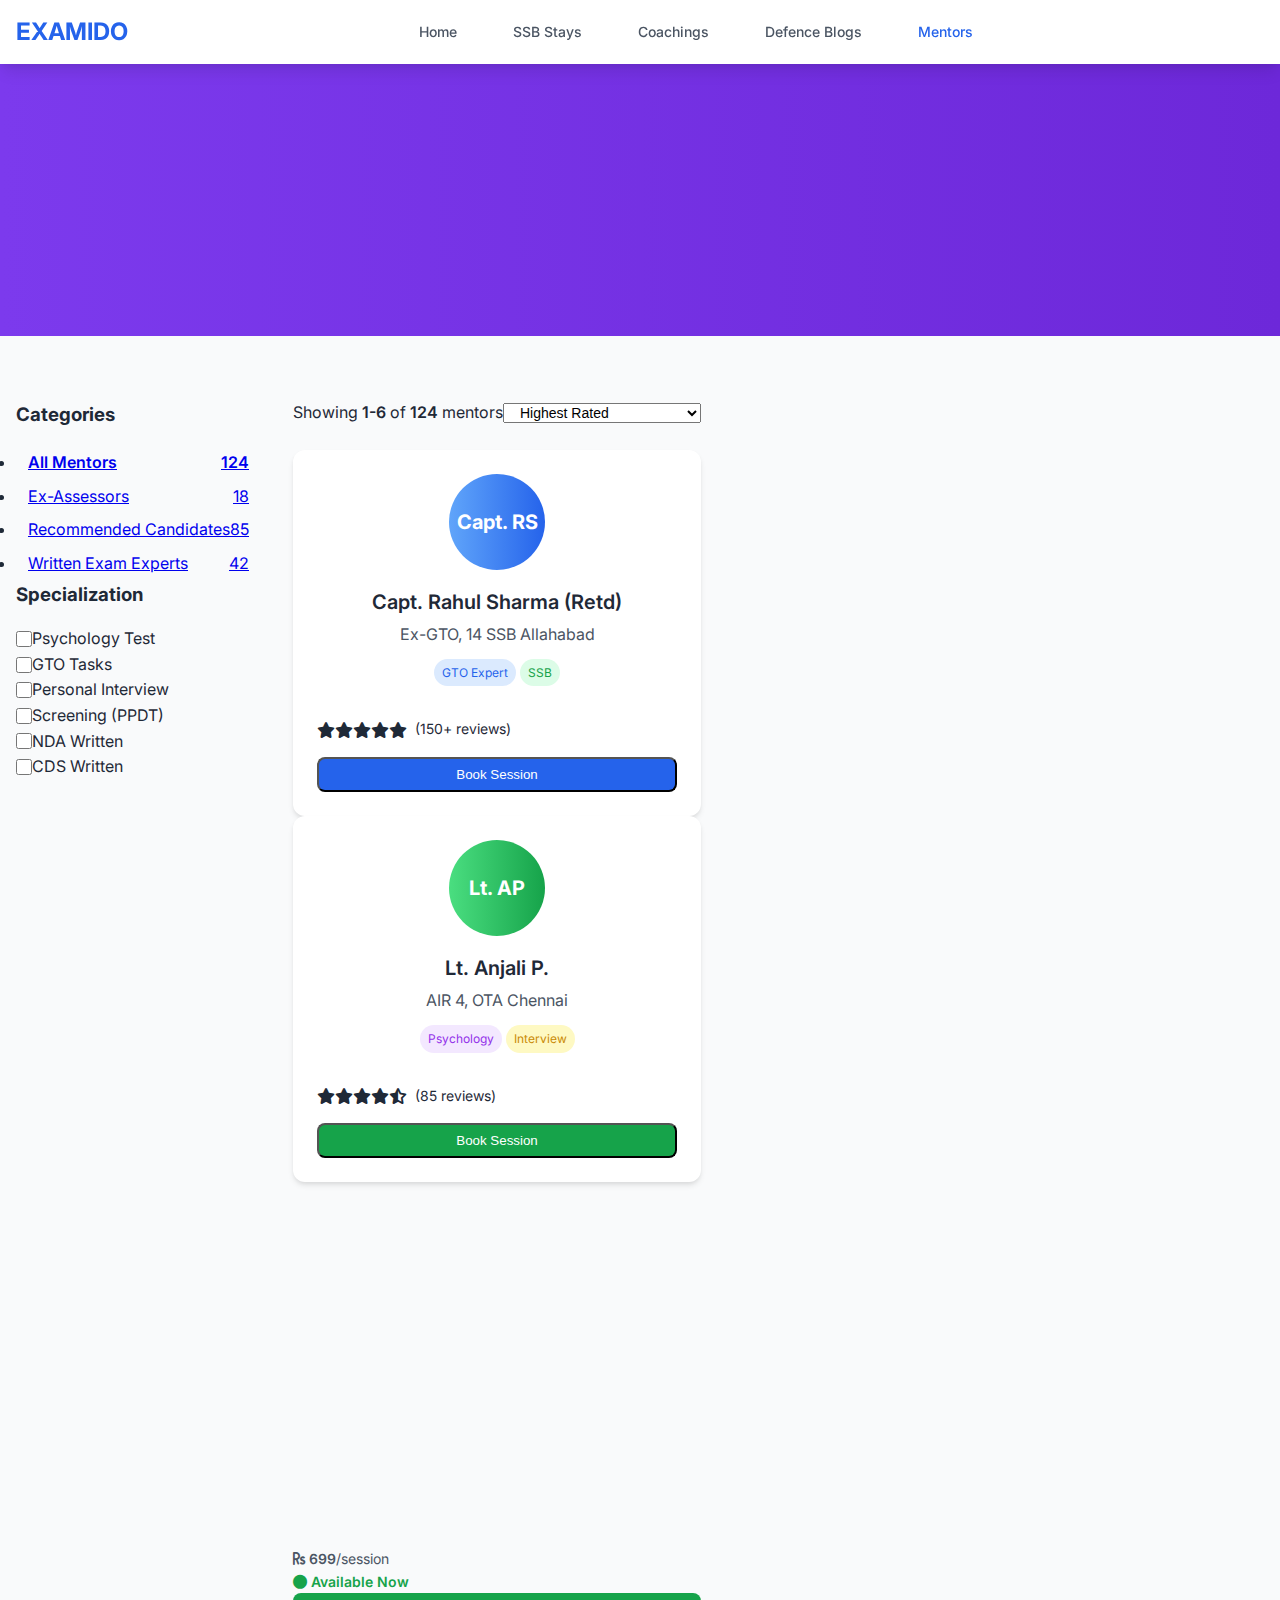
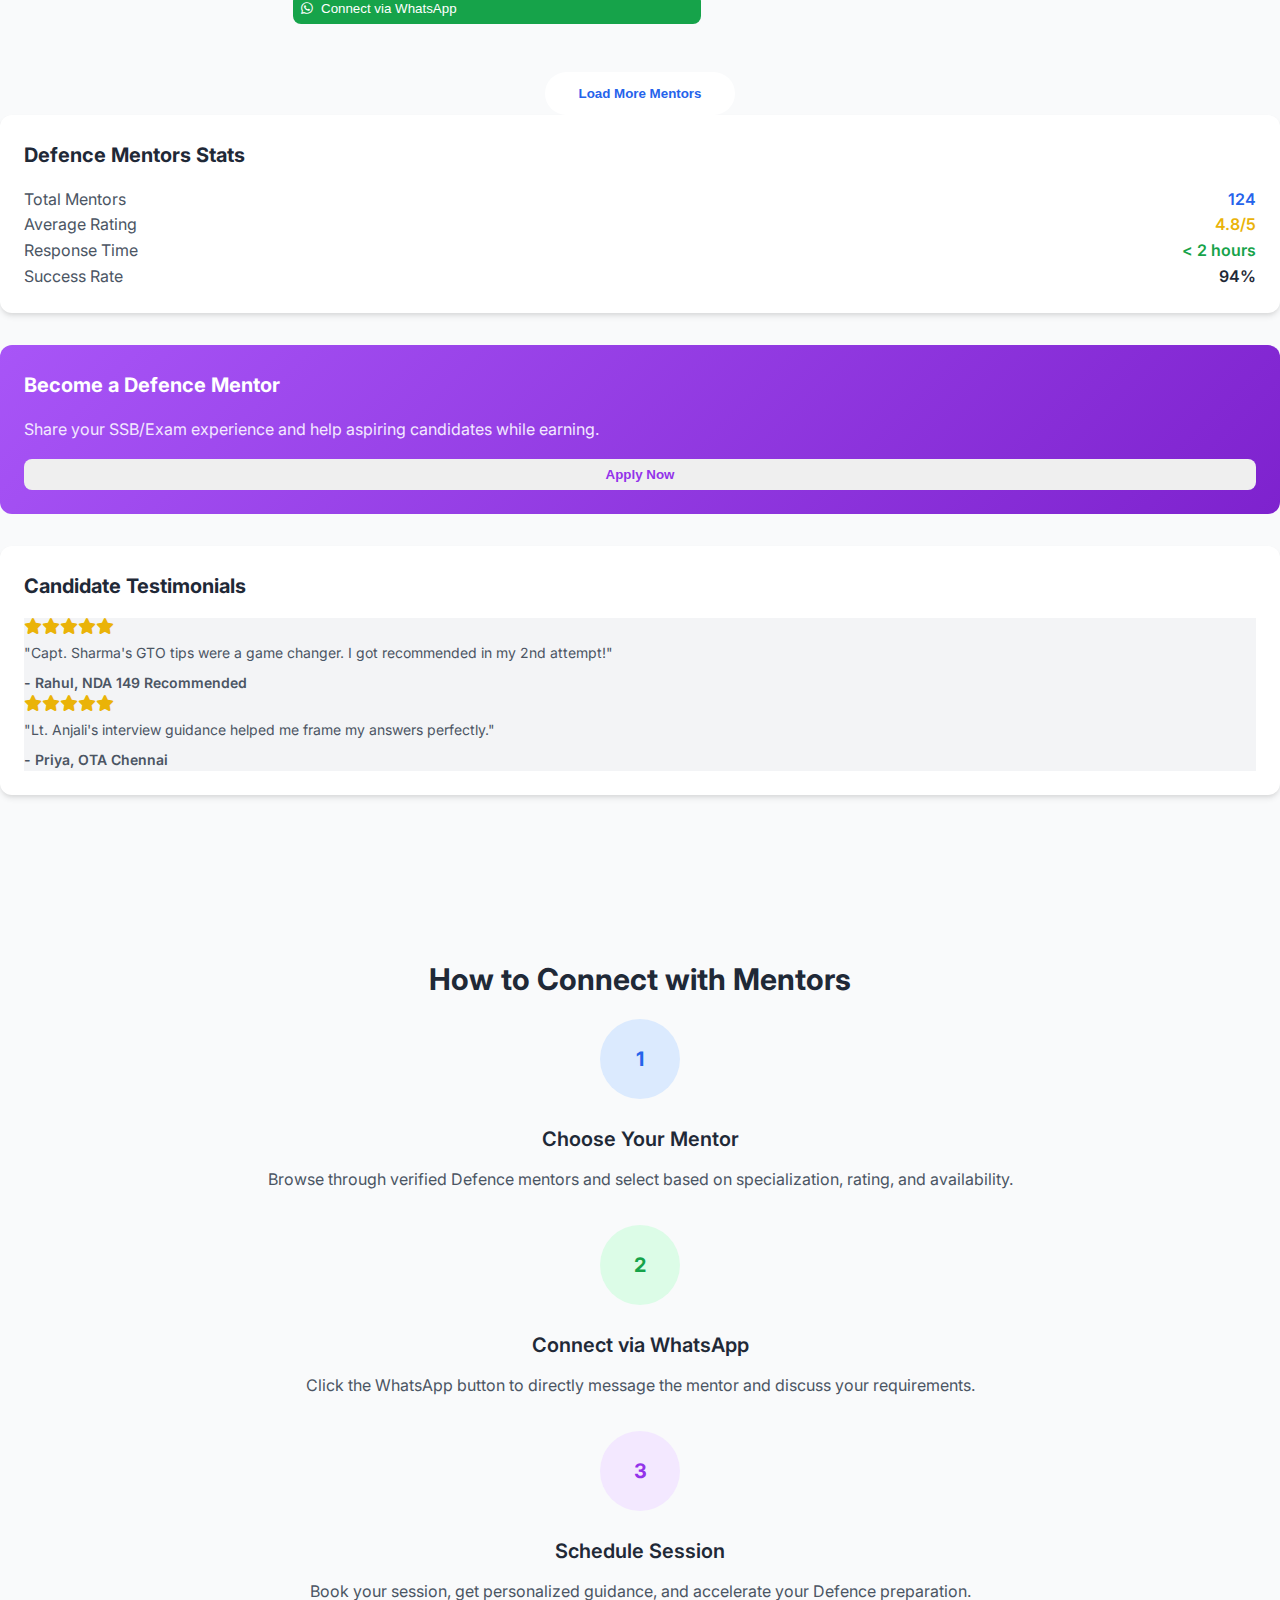
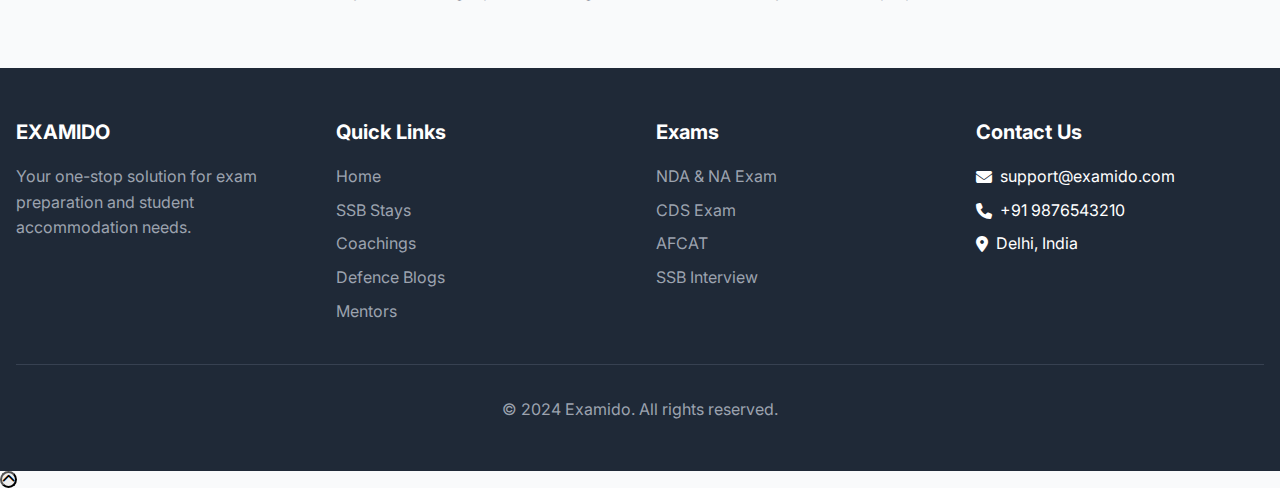
<file: pages/mentor-category.html>
<!DOCTYPE html>
<html lang="en">

<head>
    <meta name="robots" content="noindex, nofollow">
    <meta charset="UTF-8">
    <meta name="viewport" content="width=device-width, initial-scale=1.0">
    <title>Defence Mentors - Examido</title>
    <link rel="stylesheet" href="https://cdnjs.cloudflare.com/ajax/libs/font-awesome/6.4.0/css/all.min.css">
    <link rel="stylesheet" href="../styles/main.css">
</head>

<body>
    <!-- Navigation -->
    <nav class="navbar">
        <div class="container">
            <div class="navbar-content">
                <!-- Logo -->
                <div class="flex-shrink-0">
                    <a href="../index.html" class="logo">EXAMIDO</a>
                </div>

                <!-- Navigation Links -->
                <div class="nav-links">
                    <a href="../index.html" class="nav-link">Home</a>
                    <a href="stays.html" class="nav-link">SSB Stays</a>
                    <a href="coachings.html" class="nav-link">Coachings</a>
                    <a href="blogs.html" class="nav-link">Defence Blogs</a>
                    <a href="mentor.html" class="nav-link" style="color: var(--primary-color);">Mentors</a>
                </div>

                <!-- Mobile menu button -->
                <div class="md:hidden">
                    <button type="button" class="mobile-menu-btn">
                        <i class="fas fa-bars"></i>
                    </button>
                </div>
            </div>
        </div>

        <!-- Mobile Menu -->
        <div class="mobile-menu">
            <a href="../index.html" class="mobile-nav-link">Home</a>
            <a href="stays.html" class="mobile-nav-link">SSB Stays</a>
            <a href="coachings.html" class="mobile-nav-link">Coachings</a>
            <a href="blogs.html" class="mobile-nav-link">Defence Blogs</a>
            <a href="mentor.html" class="mobile-nav-link" style="color: var(--primary-color);">Mentors</a>
        </div>
    </nav>

    <!-- Category Header -->
    <section class="hero-section"
        style="background: linear-gradient(to right, #7c3aed, #6d28d9); padding: 4rem 0; text-align: center;">
        <div class="container">
            <h1 class="hero-title" style="margin-bottom: 1rem;">Find Your Defence Mentor</h1>
            <p class="hero-subtitle" style="margin-bottom: 0; color: #ddd6fe;">Connect with Ex-Assessors and Recommended
                Candidates for personalized guidance.</p>
        </div>
    </section>

    <!-- Main Content -->
    <section class="section">
        <div class="container">
            <div class="flex flex-col lg:flex-row gap-8">

                <!-- Sidebar Filters -->
                <aside class="lg:w-1/4">
                    <div class="bg-white p-6 rounded-xl shadow-sm border border-gray-200 sticky top-24">
                        <h3 class="font-bold text-gray-900 mb-4 text-lg">Categories</h3>
                        <ul class="space-y-2">
                            <li>
                                <a href="#"
                                    class="flex items-center justify-between text-purple-600 font-semibold bg-purple-50 px-3 py-2 rounded-lg">
                                    <span>All Mentors</span>
                                    <span
                                        class="bg-purple-200 text-purple-800 text-xs px-2 py-1 rounded-full">124</span>
                                </a>
                            </li>
                            <li>
                                <a href="#"
                                    class="flex items-center justify-between text-gray-600 hover:bg-gray-50 px-3 py-2 rounded-lg transition-colors">
                                    <span>Ex-Assessors</span>
                                    <span class="bg-gray-200 text-gray-600 text-xs px-2 py-1 rounded-full">18</span>
                                </a>
                            </li>
                            <li>
                                <a href="#"
                                    class="flex items-center justify-between text-gray-600 hover:bg-gray-50 px-3 py-2 rounded-lg transition-colors">
                                    <span>Recommended Candidates</span>
                                    <span class="bg-gray-200 text-gray-600 text-xs px-2 py-1 rounded-full">85</span>
                                </a>
                            </li>
                            <li>
                                <a href="#"
                                    class="flex items-center justify-between text-gray-600 hover:bg-gray-50 px-3 py-2 rounded-lg transition-colors">
                                    <span>Written Exam Experts</span>
                                    <span class="bg-gray-200 text-gray-600 text-xs px-2 py-1 rounded-full">42</span>
                                </a>
                            </li>
                        </ul>

                        <h3 class="font-bold text-gray-900 mt-8 mb-4 text-lg">Specialization</h3>
                        <div class="space-y-2">
                            <label class="flex items-center space-x-2 cursor-pointer">
                                <input type="checkbox" class="form-checkbox text-purple-600 rounded">
                                <span class="text-gray-700">Psychology Test</span>
                            </label>
                            <label class="flex items-center space-x-2 cursor-pointer">
                                <input type="checkbox" class="form-checkbox text-purple-600 rounded">
                                <span class="text-gray-700">GTO Tasks</span>
                            </label>
                            <label class="flex items-center space-x-2 cursor-pointer">
                                <input type="checkbox" class="form-checkbox text-purple-600 rounded">
                                <span class="text-gray-700">Personal Interview</span>
                            </label>
                            <label class="flex items-center space-x-2 cursor-pointer">
                                <input type="checkbox" class="form-checkbox text-purple-600 rounded">
                                <span class="text-gray-700">Screening (PPDT)</span>
                            </label>
                            <label class="flex items-center space-x-2 cursor-pointer">
                                <input type="checkbox" class="form-checkbox text-purple-600 rounded">
                                <span class="text-gray-700">NDA Written</span>
                            </label>
                            <label class="flex items-center space-x-2 cursor-pointer">
                                <input type="checkbox" class="form-checkbox text-purple-600 rounded">
                                <span class="text-gray-700">CDS Written</span>
                            </label>
                        </div>
                    </div>
                </aside>

                <!-- Mentor Grid -->
                <div class="lg:w-3/4">
                    <div class="flex justify-between items-center mb-6">
                        <p class="text-gray-600">Showing <span class="font-semibold text-gray-900">1-6</span> of <span
                                class="font-semibold text-gray-900">124</span> mentors</p>
                        <select
                            class="border border-gray-300 rounded-lg px-3 py-2 text-sm focus:outline-none focus:border-purple-500">
                            <option>Highest Rated</option>
                            <option>Most Reviews</option>
                            <option>Experience: High to Low</option>
                            <option>Price: Low to High</option>
                        </select>
                    </div>

                    <div class="grid md:grid-cols-2 gap-6">
                        <!-- Mentor 1 -->
                        <div class="mentor-card">
                            <div class="mentor-avatar avatar-blue">
                                Capt. RS
                            </div>
                            <h3 class="mentor-name">Capt. Rahul Sharma (Retd)</h3>
                            <p class="mentor-role">Ex-GTO, 14 SSB Allahabad</p>
                            <div class="mb-4">
                                <span class="mentor-tag tag-blue">GTO Expert</span>
                                <span class="mentor-tag tag-green">SSB</span>
                            </div>
                            <div class="flex items-center justify-center mb-4 text-yellow-500">
                                <i class="fas fa-star"></i><i class="fas fa-star"></i><i class="fas fa-star"></i><i
                                    class="fas fa-star"></i><i class="fas fa-star"></i>
                                <span class="text-gray-500 text-sm ml-2">(150+ reviews)</span>
                            </div>
                            <button data-phone="+919116285575" class="btn-block bg-blue">Book Session</button>
                        </div>

                        <!-- Mentor 2 -->
                        <div class="mentor-card">
                            <div class="mentor-avatar avatar-green">
                                Lt. AP
                            </div>
                            <h3 class="mentor-name">Lt. Anjali P.</h3>
                            <p class="mentor-role">AIR 4, OTA Chennai</p>
                            <div class="mb-4">
                                <span class="mentor-tag tag-purple">Psychology</span>
                                <span class="mentor-tag tag-yellow">Interview</span>
                            </div>
                            <div class="flex items-center justify-center mb-4 text-yellow-500">
                                <i class="fas fa-star"></i><i class="fas fa-star"></i><i class="fas fa-star"></i><i
                                    class="fas fa-star"></i><i class="fas fa-star-half-alt"></i>
                                <span class="text-gray-500 text-sm ml-2">(85 reviews)</span>
                            </div>
                            <button data-phone="+919116285575" class="btn-block bg-green">Book Session</button>
                        </div>

                        <!-- Mentor 3 -->
                        <div class="mentor-card">
                            <div class="mentor-avatar avatar-purple">
                                Cdt. VK
                            </div>
                            <h3 class="mentor-name">Vikram Kumar</h3>
                            <p class="mentor-role">Recommended for NDA 149</p>
                            <div class="mb-4">
                                <span class="mentor-tag tag-green">Screening</span>
                                <span class="mentor-tag tag-red">Written</span>
                            </div>
                            <div class="flex items-center justify-center mb-4 text-yellow-500">
                                <i class="fas fa-star"></i><i class="fas fa-star"></i><i class="fas fa-star"></i><i
                                    class="fas fa-star"></i><i class="far fa-star"></i>
                                <span class="text-gray-500 text-sm ml-2">(42 reviews)</span>
                            </div>
                            <button data-phone="+919116285575" class="btn-block bg-purple">Book Session</button>
                        </div>

                        <!-- Mentor 4 -->
                        <div class="text-sm text-gray">
                            <i class="fas fa-rupee-sign mr-1"></i>
                            <span class="font-semibold">699</span>/session
                        </div>
                        <div class="text-sm text-green font-semibold">
                            <i class="fas fa-circle text-xs mr-1"></i>
                            Available Now
                        </div>
                    </div>
                    <button class="btn-block bg-green inline-flex items-center justify-center"
                        style="border: none; cursor: pointer;">
                        <i class="fab fa-whatsapp mr-2"></i>
                        Connect via WhatsApp
                    </button>
                </div>
            </div>

            <!-- Load More -->
            <div class="text-center mt-12">
                <button class="btn btn-primary">
                    Load More Mentors
                </button>
            </div>
        </div>

        <!-- Sidebar -->
        <div style="flex: 1;">
            <!-- Quick Stats -->
            <div class="sidebar-widget">
                <h3 class="widget-title">Defence Mentors Stats</h3>
                <div class="space-y-4">
                    <div class="flex justify-between items-center">
                        <span class="text-gray">Total Mentors</span>
                        <span class="font-semibold text-blue">124</span>
                    </div>
                    <div class="flex justify-between items-center">
                        <span class="text-gray">Average Rating</span>
                        <span class="font-semibold text-yellow">4.8/5</span>
                    </div>
                    <div class="flex justify-between items-center">
                        <span class="text-gray">Response Time</span>
                        <span class="font-semibold text-green">
                            < 2 hours</span>
                    </div>
                    <div class="flex justify-between items-center">
                        <span class="text-gray">Success Rate</span>
                        <span class="font-semibold text-purple">94%</span>
                    </div>
                </div>
            </div>

            <!-- Become Mentor CTA -->
            <div class="bg-gradient-purple"
                style="border-radius: 0.75rem; padding: 1.5rem; margin-bottom: 2rem; color: white;">
                <h3 class="widget-title" style="color: white;">Become a Defence Mentor</h3>
                <p style="color: #f3e8ff; margin-bottom: 1rem;">Share your SSB/Exam experience and help aspiring
                    candidates while earning.</p>
                <button class="btn-block bg-white"
                    style="color: var(--secondary-color); font-weight: 600; border: none; cursor: pointer;">
                    Apply Now
                </button>
            </div>

            <!-- Testimonials -->
            <div class="sidebar-widget">
                <h3 class="widget-title">Candidate Testimonials</h3>
                <div class="space-y-4">
                    <div class="bg-gray-light rounded-lg p-4">
                        <div class="flex text-yellow mb-2">
                            <i class="fas fa-star"></i>
                            <i class="fas fa-star"></i>
                            <i class="fas fa-star"></i>
                            <i class="fas fa-star"></i>
                            <i class="fas fa-star"></i>
                        </div>
                        <p class="text-gray text-sm mb-2">"Capt. Sharma's GTO tips were a game changer. I got
                            recommended in my 2nd attempt!"</p>
                        <p class="text-gray text-sm font-semibold">- Rahul, NDA 149 Recommended</p>
                    </div>
                    <div class="bg-gray-light rounded-lg p-4">
                        <div class="flex text-yellow mb-2">
                            <i class="fas fa-star"></i>
                            <i class="fas fa-star"></i>
                            <i class="fas fa-star"></i>
                            <i class="fas fa-star"></i>
                            <i class="fas fa-star"></i>
                        </div>
                        <p class="text-gray text-sm mb-2">"Lt. Anjali's interview guidance helped me frame my answers
                            perfectly."</p>
                        <p class="text-gray text-sm font-semibold">- Priya, OTA Chennai</p>
                    </div>
                </div>
            </div>
        </div>
        </div>
        </div>
    </section>

    <!-- How It Works -->
    <section class="section" style="background-color: var(--bg-light);">
        <div class="container text-center">
            <h2 class="section-title">How to Connect with Mentors</h2>

            <div class="grid-cols-3" style="display: grid; gap: 2rem;">
                <div class="text-center">
                    <div
                        style="width: 5rem; height: 5rem; margin: 0 auto 1.5rem; background-color: #dbeafe; border-radius: 50%; display: flex; align-items: center; justify-content: center;">
                        <span style="color: var(--primary-color); font-weight: 700; font-size: 1.25rem;">1</span>
                    </div>
                    <h3 class="service-title">Choose Your Mentor</h3>
                    <p class="text-gray">Browse through verified Defence mentors and select based on specialization,
                        rating,
                        and availability.</p>
                </div>

                <div class="text-center">
                    <div
                        style="width: 5rem; height: 5rem; margin: 0 auto 1.5rem; background-color: #dcfce7; border-radius: 50%; display: flex; align-items: center; justify-content: center;">
                        <span style="color: var(--success-color); font-weight: 700; font-size: 1.25rem;">2</span>
                    </div>
                    <h3 class="service-title">Connect via WhatsApp</h3>
                    <p class="text-gray">Click the WhatsApp button to directly message the mentor and discuss your
                        requirements.</p>
                </div>

                <div class="text-center">
                    <div
                        style="width: 5rem; height: 5rem; margin: 0 auto 1.5rem; background-color: #f3e8ff; border-radius: 50%; display: flex; align-items: center; justify-content: center;">
                        <span style="color: var(--secondary-color); font-weight: 700; font-size: 1.25rem;">3</span>
                    </div>
                    <h3 class="service-title">Schedule Session</h3>
                    <p class="text-gray">Book your session, get personalized guidance, and accelerate your Defence
                        preparation.</p>
                </div>
            </div>
        </div>
    </section>

    <!-- Footer -->
    <footer class="footer">
        <div class="container">
            <div class="footer-grid">
                <div>
                    <h3 class="footer-title">EXAMIDO</h3>
                    <p class="footer-text">Your one-stop solution for exam preparation and student accommodation needs.
                    </p>
                </div>

                <div>
                    <h4 class="footer-title">Quick Links</h4>
                    <ul class="footer-links">
                        <li><a href="../index.html">Home</a></li>
                        <li><a href="stays.html">SSB Stays</a></li>
                        <li><a href="coachings.html">Coachings</a></li>
                        <li><a href="blogs.html">Defence Blogs</a></li>
                        <li><a href="mentor.html">Mentors</a></li>
                    </ul>
                </div>

                <div>
                    <h4 class="footer-title">Exams</h4>
                    <ul class="footer-links">
                        <li><a href="#">NDA & NA Exam</a></li>
                        <li><a href="#">CDS Exam</a></li>
                        <li><a href="#">AFCAT</a></li>
                        <li><a href="#">SSB Interview</a></li>
                    </ul>
                </div>

                <div>
                    <h4 class="footer-title">Contact Us</h4>
                    <ul class="footer-links">
                        <li class="flex items-center text-gray-400">
                            <i class="fas fa-envelope mr-2"></i>
                            <span>support@examido.com</span>
                        </li>
                        <li class="flex items-center text-gray-400">
                            <i class="fas fa-phone mr-2"></i>
                            <span>+91 9876543210</span>
                        </li>
                        <li class="flex items-center text-gray-400">
                            <i class="fas fa-map-marker-alt mr-2"></i>
                            <span>Delhi, India</span>
                        </li>
                    </ul>
                </div>
            </div>

            <div class="footer-bottom">
                <p>&copy; 2024 Examido. All rights reserved.</p>
            </div>
        </div>
    </footer>

    <!-- Scripts -->
    <script src="../js/animations.js"></script>
    <script src="../js/main.js"></script>
    <style>
        @media (min-width: 1024px) {
            .flex-col-lg-row {
                flex-direction: row;
            }

            .lg-w-8-12 {
                width: 66.666667%;
            }

            .lg-w-4-12 {
                width: 33.333333%;
            }
        }

        @media (max-width: 767px) {
            .grid-cols-2 {
                grid-template-columns: 1fr !important;
            }
        }
    </style>
</body>

</html>
</file>
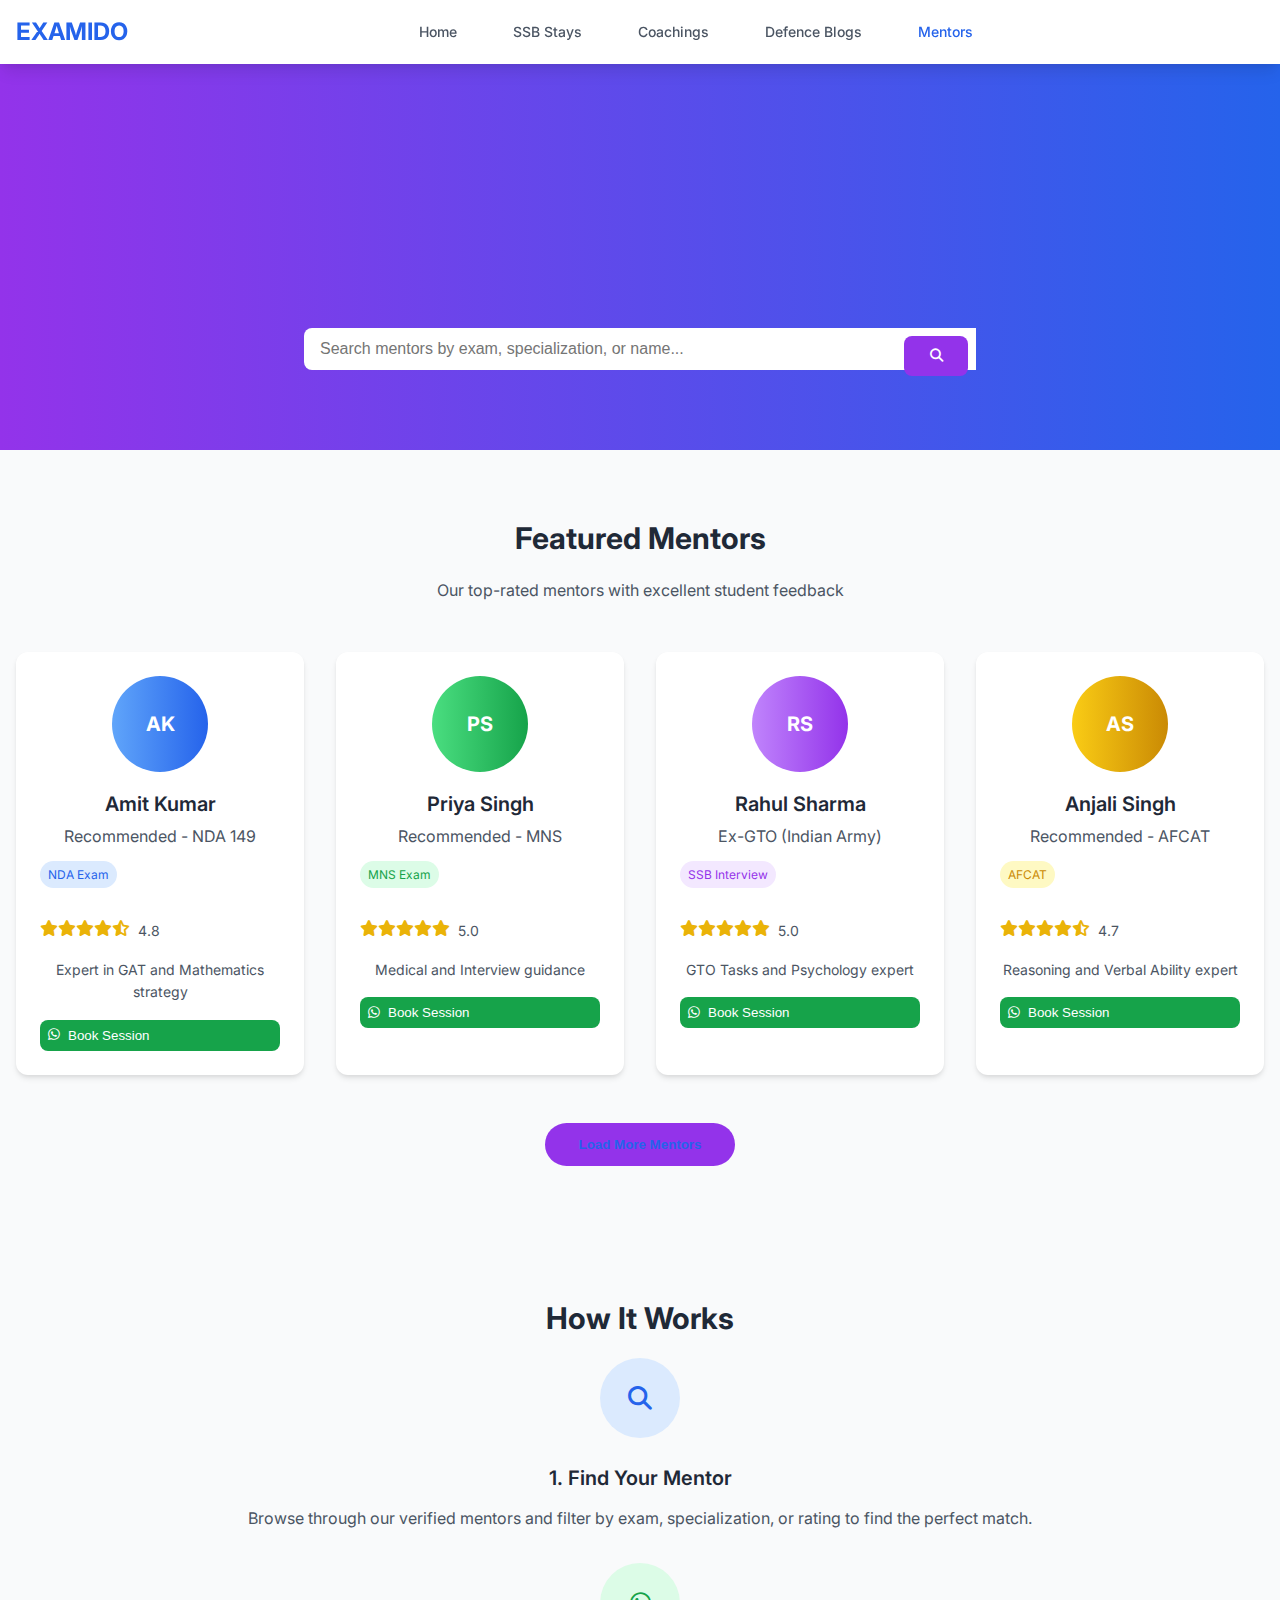
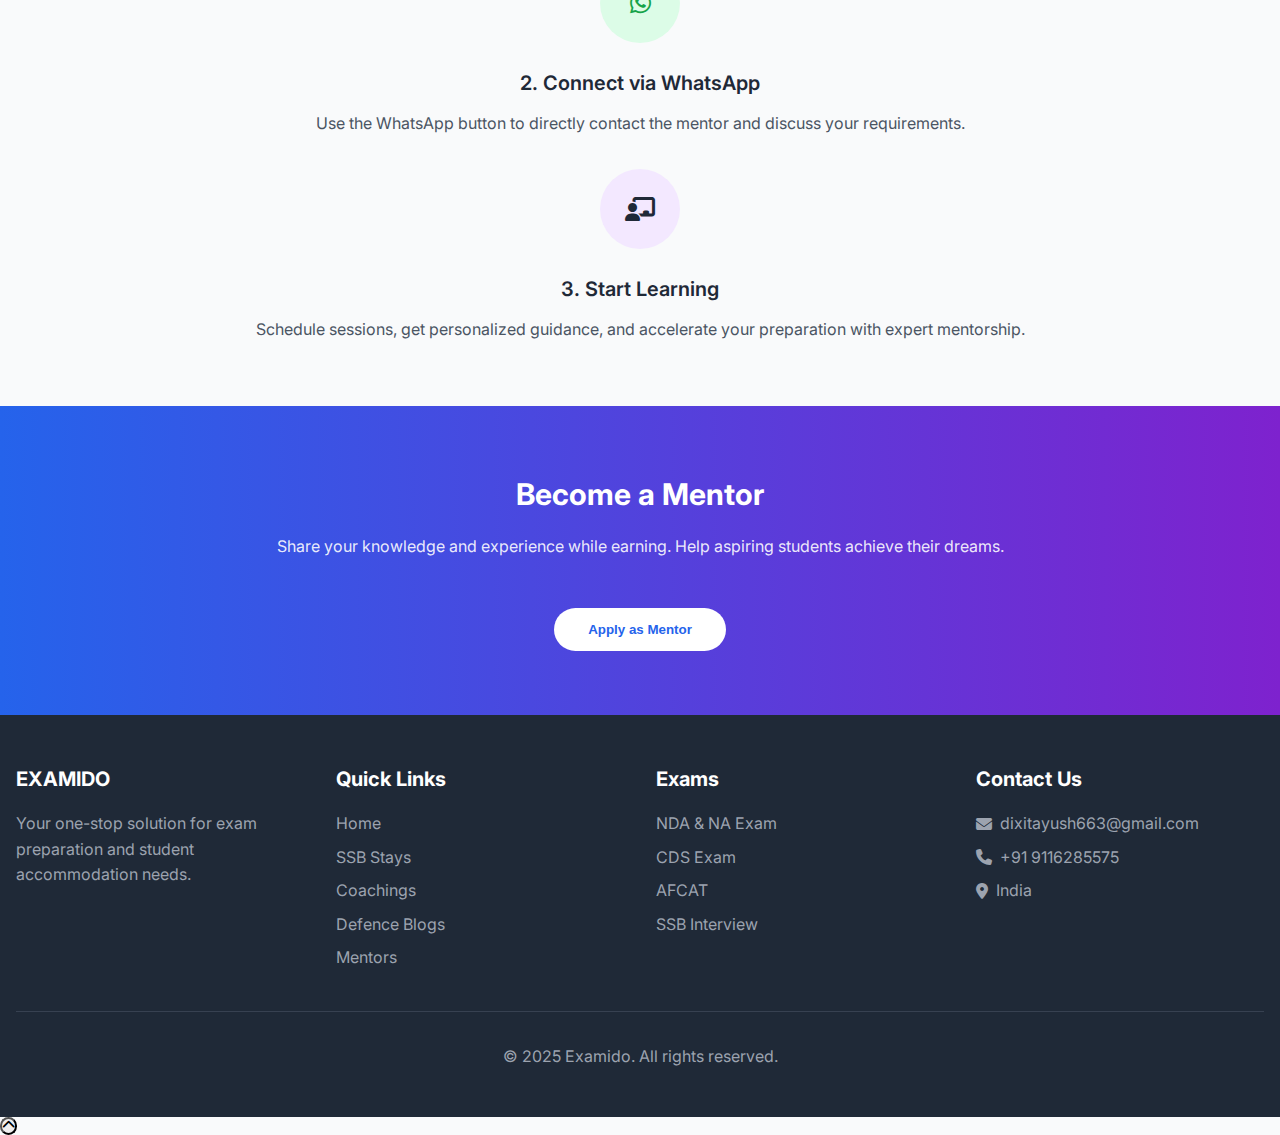
<file: pages/mentor.html>
<!DOCTYPE html>
<html lang="en">

<head>
    <meta name="robots" content="noindex, nofollow">
    <meta charset="UTF-8">
    <meta name="viewport" content="width=device-width, initial-scale=1.0">
    <title>Find Mentors - Examido</title>
    <link rel="stylesheet" href="https://cdnjs.cloudflare.com/ajax/libs/font-awesome/6.4.0/css/all.min.css">
    <link rel="stylesheet" href="../styles/main.css">
</head>

<body>
    <!-- Navigation -->
    <nav class="navbar">
        <div class="container">
            <div class="navbar-content">
                <!-- Logo -->
                <div class="flex-shrink-0">
                    <a href="../index.html" class="logo">EXAMIDO</a>
                </div>

                <!-- Navigation Links -->
                <div class="nav-links">
                    <a href="../index.html" class="nav-link">Home</a>
                    <a href="stays.html" class="nav-link">SSB Stays</a>
                    <a href="coachings.html" class="nav-link">Coachings</a>
                    <a href="blogs.html" class="nav-link">Defence Blogs</a>
                    <a href="mentor.html" class="nav-link" style="color: var(--primary-color);">Mentors</a>
                </div>

                <!-- Mobile menu button -->
                <div class="md:hidden">
                    <button type="button" class="mobile-menu-btn">
                        <i class="fas fa-bars"></i>
                    </button>
                </div>
            </div>
        </div>

        <!-- Mobile Menu -->
        <div class="mobile-menu">
            <a href="../index.html" class="mobile-nav-link">Home</a>
            <a href="stays.html" class="mobile-nav-link">SSB Stays</a>
            <a href="coachings.html" class="mobile-nav-link">Coachings</a>
            <a href="blogs.html" class="mobile-nav-link">Defence Blogs</a>
            <a href="mentor.html" class="mobile-nav-link" style="color: var(--primary-color);">Mentors</a>
        </div>
    </nav>

    <!-- Mentor Header -->
    <section class="hero-section" style="background: linear-gradient(to right, #9333ea, #2563eb);">
        <div class="container text-center">
            <h1 class="hero-title" style="margin-bottom: 1.5rem;">Find Your Perfect Mentor</h1>
            <p class="hero-subtitle" style="margin-bottom: 2rem;">Connect with verified mentors who have successfully
                cleared the exams you're preparing for</p>

            <!-- Search Bar -->
            <div style="max-width: 42rem; margin: 0 auto;">
                <div class="relative">
                    <input type="text" placeholder="Search mentors by exam, specialization, or name..."
                        class="input-search">
                    <button class="btn-search" style="background-color: var(--secondary-color);">
                        <i class="fas fa-search"></i>
                    </button>
                </div>
            </div>
        </div>
    </section>



    <!-- Featured Mentors -->
    <section class="section" style="background-color: var(--bg-light);">
        <div class="container">
            <h2 class="section-title">Featured Mentors</h2>
            <p class="section-subtitle">Our top-rated mentors with excellent student feedback</p>

            <div class="mentors-grid">
                <!-- Mentor Card 1 -->
                <div class="mentor-card">
                    <div class="mentor-avatar avatar-blue">
                        AK
                    </div>
                    <h3 class="mentor-name">Amit Kumar</h3>
                    <p class="mentor-role">Recommended - NDA 149</p>
                    <div class="flex justify-center mb-4">
                        <span class="mentor-tag tag-blue">NDA Exam</span>
                    </div>
                    <div class="flex justify-center mb-4 text-yellow">
                        <i class="fas fa-star"></i>
                        <i class="fas fa-star"></i>
                        <i class="fas fa-star"></i>
                        <i class="fas fa-star"></i>
                        <i class="fas fa-star-half-alt"></i>
                        <span class="text-gray ml-2" style="font-size: 0.875rem;">4.8</span>
                    </div>
                    <p class="text-gray mb-4" style="font-size: 0.875rem;">Expert in GAT and Mathematics strategy</p>
                    <button data-phone="+919116285575" class="btn-block bg-green inline-flex items-center justify-center"
                        style="border:none; cursor:pointer;">
                        <i class="fab fa-whatsapp mr-2"></i>
                        Book Session
                    </button>
                </div>

                <!-- Mentor Card 2 -->
                <div class="mentor-card">
                    <div class="mentor-avatar avatar-green">
                        PS
                    </div>
                    <h3 class="mentor-name">Priya Singh</h3>
                    <p class="mentor-role">Recommended - MNS</p>
                    <div class="flex justify-center mb-4">
                        <span class="mentor-tag tag-green">MNS Exam</span>
                    </div>
                    <div class="flex justify-center mb-4 text-yellow">
                        <i class="fas fa-star"></i>
                        <i class="fas fa-star"></i>
                        <i class="fas fa-star"></i>
                        <i class="fas fa-star"></i>
                        <i class="fas fa-star"></i>
                        <span class="text-gray ml-2" style="font-size: 0.875rem;">5.0</span>
                    </div>
                    <p class="text-gray mb-4" style="font-size: 0.875rem;">Medical and Interview guidance</p>
                    <button data-phone="+919116285575" class="btn-block bg-green inline-flex items-center justify-center"
                        style="border:none; cursor:pointer;">
                        <i class="fab fa-whatsapp mr-2"></i>
                        Book Session
                    </button>
                </div>

                <!-- Mentor Card 3 -->
                <div class="mentor-card">
                    <div class="mentor-avatar avatar-purple">
                        RS
                    </div>
                    <h3 class="mentor-name">Rahul Sharma</h3>
                    <p class="mentor-role">Ex-GTO (Indian Army)</p>
                    <div class="flex justify-center mb-4">
                        <span class="mentor-tag tag-purple">SSB Interview</span>
                    </div>
                    <div class="flex justify-center mb-4 text-yellow">
                        <i class="fas fa-star"></i>
                        <i class="fas fa-star"></i>
                        <i class="fas fa-star"></i>
                        <i class="fas fa-star"></i>
                        <i class="fas fa-star"></i>
                        <span class="text-gray ml-2" style="font-size: 0.875rem;">5.0</span>
                    </div>
                    <p class="text-gray mb-4" style="font-size: 0.875rem;">GTO Tasks and Psychology expert</p>
                    <button data-phone="+919116285575" class="btn-block bg-green inline-flex items-center justify-center"
                        style="border:none; cursor:pointer;">
                        <i class="fab fa-whatsapp mr-2"></i>
                        Book Session
                    </button>
                </div>

                <!-- Mentor Card 4 -->
                <div class="mentor-card">
                    <div class="mentor-avatar avatar-yellow">
                        AS
                    </div>
                    <h3 class="mentor-name">Anjali Singh</h3>
                    <p class="mentor-role">Recommended - AFCAT</p>
                    <div class="flex justify-center mb-4">
                        <span class="mentor-tag tag-yellow">AFCAT</span>
                    </div>
                    <div class="flex justify-center mb-4 text-yellow">
                        <i class="fas fa-star"></i>
                        <i class="fas fa-star"></i>
                        <i class="fas fa-star"></i>
                        <i class="fas fa-star"></i>
                        <i class="fas fa-star-half-alt"></i>
                        <span class="text-gray ml-2" style="font-size: 0.875rem;">4.7</span>
                    </div>
                    <p class="text-gray mb-4" style="font-size: 0.875rem;">Reasoning and Verbal Ability expert</p>
                    <button data-phone="+919116285575" class="btn-block bg-green inline-flex items-center justify-center"
                        style="border:none; cursor:pointer;">
                        <i class="fab fa-whatsapp mr-2"></i>
                        Book Session
                    </button>
                </div>
            </div>

            <!-- Load More Button -->
            <div class="text-center mt-12">
                <button class="btn btn-primary" style="background-color: var(--secondary-color);">
                    Load More Mentors
                </button>
            </div>
        </div>
    </section>

    <!-- How It Works -->
    <section class="section">
        <div class="container">
            <h2 class="section-title">How It Works</h2>

            <div class="grid-cols-3" style="display: grid; gap: 2rem;">
                <div class="text-center">
                    <div
                        style="width: 5rem; height: 5rem; margin: 0 auto 1.5rem; background-color: #dbeafe; border-radius: 50%; display: flex; align-items: center; justify-content: center;">
                        <i class="fas fa-search text-blue" style="font-size: 1.5rem;"></i>
                    </div>
                    <h3 class="service-title">1. Find Your Mentor</h3>
                    <p class="text-gray">Browse through our verified mentors and filter by exam, specialization, or
                        rating to find the perfect match.</p>
                </div>

                <div class="text-center">
                    <div
                        style="width: 5rem; height: 5rem; margin: 0 auto 1.5rem; background-color: #dcfce7; border-radius: 50%; display: flex; align-items: center; justify-content: center;">
                        <i class="fab fa-whatsapp text-green" style="font-size: 1.5rem;"></i>
                    </div>
                    <h3 class="service-title">2. Connect via WhatsApp</h3>
                    <p class="text-gray">Use the WhatsApp button to directly contact the mentor and discuss your
                        requirements.</p>
                </div>

                <div class="text-center">
                    <div
                        style="width: 5rem; height: 5rem; margin: 0 auto 1.5rem; background-color: #f3e8ff; border-radius: 50%; display: flex; align-items: center; justify-content: center;">
                        <i class="fas fa-chalkboard-teacher text-purple" style="font-size: 1.5rem;"></i>
                    </div>
                    <h3 class="service-title">3. Start Learning</h3>
                    <p class="text-gray">Schedule sessions, get personalized guidance, and accelerate your preparation
                        with expert mentorship.</p>
                </div>
            </div>
        </div>
    </section>

    <!-- Become a Mentor CTA -->
    <section class="contribute-section">
        <div class="container text-center" style="max-width: 56rem;">
            <h2 class="section-title" style="color: white;">Become a Mentor</h2>
            <p class="section-subtitle" style="color: rgba(255,255,255,0.9);">Share your knowledge and experience while
                earning. Help aspiring students achieve their dreams.</p>
            <button class="btn btn-primary" style="background-color: white; color: var(--primary-color);">
                Apply as Mentor
            </button>
        </div>
    </section>

    <!-- Footer -->
    <footer class="footer">
        <div class="container">
            <div class="footer-grid">
                <div>
                    <h3 class="footer-title">EXAMIDO</h3>
                    <p class="footer-text">Your one-stop solution for exam preparation and student accommodation needs.
                    </p>
                </div>

                <div>
                    <h4 class="footer-title">Quick Links</h4>
                    <ul class="footer-links">
                        <li><a href="../index.html">Home</a></li>
                        <li><a href="stays.html">SSB Stays</a></li>
                        <li><a href="coachings.html">Coachings</a></li>
                        <li><a href="blogs.html">Defence Blogs</a></li>
                        <li><a href="mentor.html">Mentors</a></li>
                    </ul>
                </div>

                <div>
                    <h4 class="footer-title">Exams</h4>
                    <ul class="footer-links">
                        <li><a href="#">NDA & NA Exam</a></li>
                        <li><a href="#">CDS Exam</a></li>
                        <li><a href="#">AFCAT</a></li>
                        <li><a href="#">SSB Interview</a></li>
                    </ul>
                </div>

                <div>
                    <h4 class="footer-title">Contact Us</h4>
                    <ul class="footer-contact">
                        <li>
                            <i class="fas fa-envelope"></i>
                            <span>dixitayush663@gmail.com</span>
                        </li>
                        <li>
                            <i class="fas fa-phone"></i>
                            <span>+91 9116285575</span>
                        </li>
                        <li>
                            <i class="fas fa-map-marker-alt"></i>
                            <span>India</span>
                        </li>
                    </ul>
                </div>
            </div>

            <div class="footer-bottom">
                <p>&copy; 2025 Examido. All rights reserved.</p>
            </div>
        </div>
    </footer>

    <!-- Scripts -->
    <script src="../js/animations.js"></script>
    <script src="../js/main.js"></script>
</body>

</html>
</file>
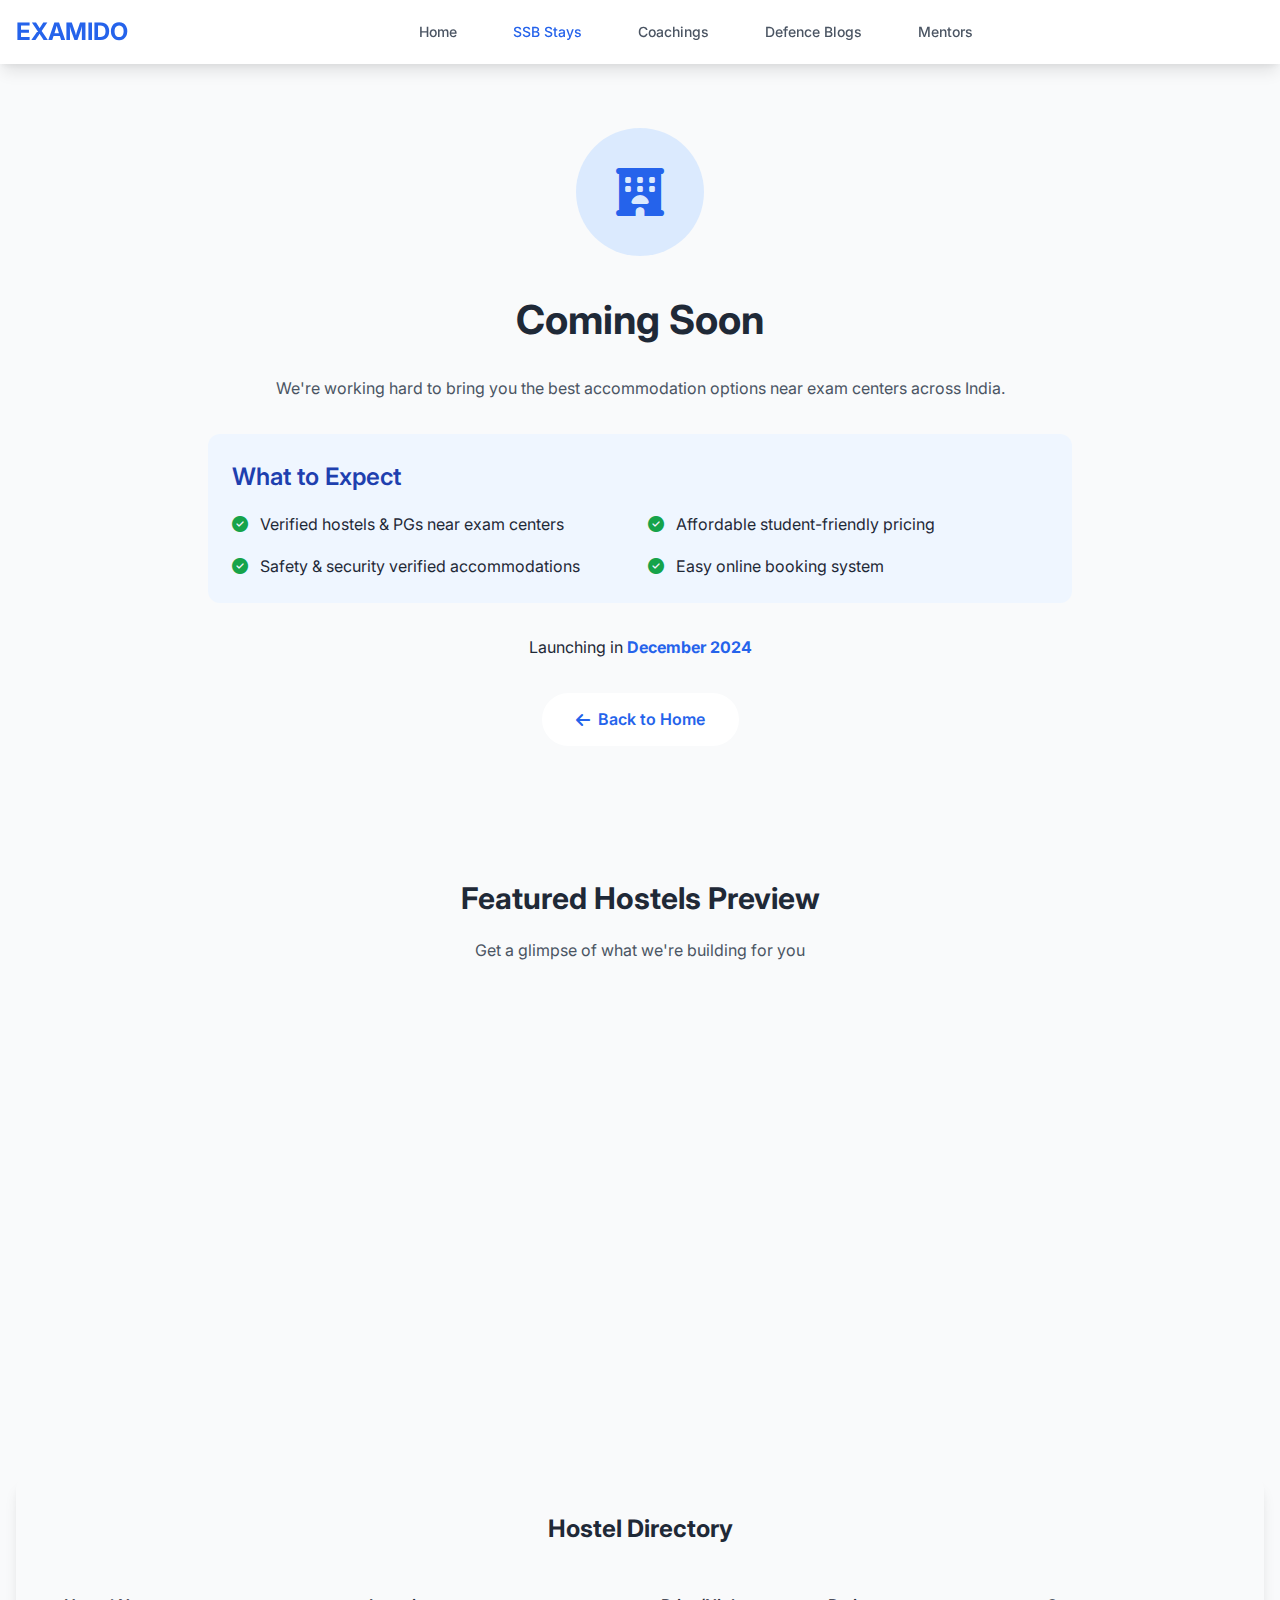
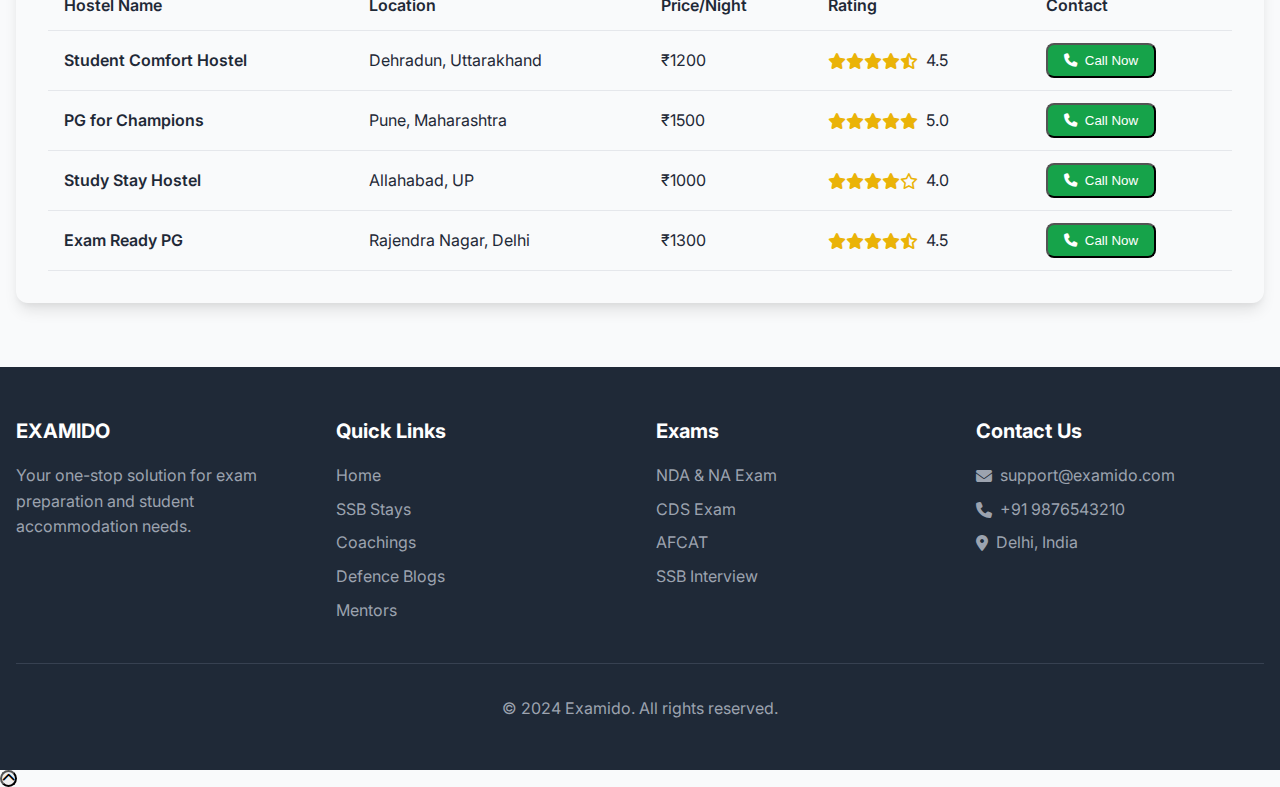
<file: pages/stays.html>
<!DOCTYPE html>
<html lang="en">

<head>
    <meta name="robots" content="noindex, nofollow">
    <meta charset="UTF-8">
    <meta name="viewport" content="width=device-width, initial-scale=1.0">
    <title>Stays - Examido</title>
    <link rel="stylesheet" href="https://cdnjs.cloudflare.com/ajax/libs/font-awesome/6.4.0/css/all.min.css">
    <link rel="stylesheet" href="../styles/main.css">
</head>

<body>
    <!-- Navigation -->
    <nav class="navbar">
        <div class="container">
            <div class="navbar-content">
                <!-- Logo -->
                <div class="flex-shrink-0">
                    <a href="../index.html" class="logo">EXAMIDO</a>
                </div>

                <!-- Navigation Links -->
                <div class="nav-links">
                    <a href="../index.html" class="nav-link">Home</a>
                    <a href="stays.html" class="nav-link" style="color: var(--primary-color);">SSB Stays</a>
                    <a href="coachings.html" class="nav-link">Coachings</a>
                    <a href="blogs.html" class="nav-link">Defence Blogs</a>
                    <a href="mentor.html" class="nav-link">Mentors</a>
                </div>

                <!-- Mobile menu button -->
                <div class="md:hidden">
                    <button type="button" class="mobile-menu-btn">
                        <i class="fas fa-bars"></i>
                    </button>
                </div>
            </div>
        </div>

        <!-- Mobile Menu -->
        <div class="mobile-menu">
            <a href="../index.html" class="mobile-nav-link">Home</a>
            <a href="stays.html" class="mobile-nav-link" style="color: var(--primary-color);">SSB Stays</a>
            <a href="coachings.html" class="mobile-nav-link">Coachings</a>
            <a href="blogs.html" class="mobile-nav-link">Defence Blogs</a>
            <a href="mentor.html" class="mobile-nav-link">Mentors</a>
        </div>
    </nav>

    <!-- Coming Soon Section -->
    <section class="section">
        <div class="container" style="max-width: 56rem;">
            <div class="text-center">
                <div
                    style="width: 8rem; height: 8rem; margin: 0 auto 2rem; background-color: #dbeafe; border-radius: 50%; display: flex; align-items: center; justify-content: center;">
                    <i class="fas fa-hotel text-blue" style="font-size: 3rem;"></i>
                </div>
                <h1 class="section-title" style="font-size: 2.5rem; margin-bottom: 1.5rem;">Coming Soon</h1>
                <p class="section-subtitle" style="margin-bottom: 2rem;">We're working hard to bring you the best
                    accommodation options near exam centers across India.</p>

                <div class="bg-blue-light" style="border-radius: 0.75rem; padding: 1.5rem; margin-bottom: 2rem;">
                    <h3
                        style="font-size: 1.5rem; font-weight: 600; color: #1e40af; margin-bottom: 1rem; text-align: left;">
                        What to Expect</h3>
                    <div class="grid-cols-2" style="display: grid; gap: 1rem; text-align: left;">
                        <div class="flex items-start">
                            <i class="fas fa-check-circle text-green mt-1 mr-3"></i>
                            <span>Verified hostels & PGs near exam centers</span>
                        </div>
                        <div class="flex items-start">
                            <i class="fas fa-check-circle text-green mt-1 mr-3"></i>
                            <span>Affordable student-friendly pricing</span>
                        </div>
                        <div class="flex items-start">
                            <i class="fas fa-check-circle text-green mt-1 mr-3"></i>
                            <span>Safety & security verified accommodations</span>
                        </div>
                        <div class="flex items-start">
                            <i class="fas fa-check-circle text-green mt-1 mr-3"></i>
                            <span>Easy online booking system</span>
                        </div>
                    </div>
                </div>

                <p class="text-lg text-gray-700 mb-8">Launching in <span class="text-blue"
                        style="font-weight: 700;">December 2024</span></p>
                <a href="../index.html" class="btn btn-primary inline-flex items-center">
                    <i class="fas fa-arrow-left mr-2"></i>
                    Back to Home
                </a>
            </div>
        </div>
    </section>

    <!-- Hostel Listings Preview -->
    <section class="section" style="background-color: var(--bg-light);">
        <div class="container">
            <h2 class="section-title">Featured Hostels Preview</h2>
            <p class="section-subtitle">Get a glimpse of what we're building for you</p>

            <div class="services-grid">
                <!-- Hostel Preview 1 -->
                <div class="blog-card">
                    <div class="blog-image blog-gradient-blue" style="position: relative;">
                        <div
                            style="position: absolute; top: 1rem; right: 1rem; background-color: white; color: var(--primary-color); padding: 0.25rem 0.75rem; border-radius: 9999px; font-size: 0.875rem; font-weight: 600;">
                            ₹1200/night
                        </div>
                    </div>
                    <div class="blog-content">
                        <h3 class="blog-title">Student Comfort Hostel</h3>
                        <p class="blog-excerpt flex items-center">
                            <i class="fas fa-map-marker-alt text-red mr-2"></i>
                            Near IMA, Dehradun
                        </p>
                        <div class="flex items-center mb-4">
                            <div class="flex text-yellow mr-2">
                                <i class="fas fa-star"></i>
                                <i class="fas fa-star"></i>
                                <i class="fas fa-star"></i>
                                <i class="fas fa-star"></i>
                                <i class="fas fa-star-half-alt"></i>
                            </div>
                            <span class="text-gray">4.5/5</span>
                        </div>
                        <div class="flex justify-between items-center">
                            <button class="btn-block bg-green inline-flex items-center justify-center"
                                style="width: auto; padding: 0.5rem 1rem;">
                                <i class="fas fa-phone mr-2"></i>
                                Call Now
                            </button>
                            <span class="text-green" style="font-weight: 600;">Available</span>
                        </div>
                    </div>
                </div>

                <!-- Hostel Preview 2 -->
                <div class="blog-card">
                    <div class="blog-image blog-gradient-green" style="position: relative;">
                        <div
                            style="position: absolute; top: 1rem; right: 1rem; background-color: white; color: var(--success-color); padding: 0.25rem 0.75rem; border-radius: 9999px; font-size: 0.875rem; font-weight: 600;">
                            ₹1500/night
                        </div>
                    </div>
                    <div class="blog-content">
                        <h3 class="blog-title">PG for Champions</h3>
                        <p class="blog-excerpt flex items-center">
                            <i class="fas fa-map-marker-alt text-red mr-2"></i>
                            Khadakwasla, Pune
                        </p>
                        <div class="flex items-center mb-4">
                            <div class="flex text-yellow mr-2">
                                <i class="fas fa-star"></i>
                                <i class="fas fa-star"></i>
                                <i class="fas fa-star"></i>
                                <i class="fas fa-star"></i>
                                <i class="fas fa-star"></i>
                            </div>
                            <span class="text-gray">5.0/5</span>
                        </div>
                        <div class="flex justify-between items-center">
                            <button class="btn-block bg-green inline-flex items-center justify-center"
                                style="width: auto; padding: 0.5rem 1rem;">
                                <i class="fas fa-phone mr-2"></i>
                                Call Now
                            </button>
                            <span class="text-red" style="font-weight: 600;">Limited</span>
                        </div>
                    </div>
                </div>

                <!-- Hostel Preview 3 -->
                <div class="blog-card">
                    <div class="blog-image blog-gradient-purple" style="position: relative;">
                        <div
                            style="position: absolute; top: 1rem; right: 1rem; background-color: white; color: var(--secondary-color); padding: 0.25rem 0.75rem; border-radius: 9999px; font-size: 0.875rem; font-weight: 600;">
                            ₹1000/night
                        </div>
                    </div>
                    <div class="blog-content">
                        <h3 class="blog-title">Study Stay Hostel</h3>
                        <p class="blog-excerpt flex items-center">
                            <i class="fas fa-map-marker-alt text-red mr-2"></i>
                            Civil Lines, Allahabad
                        </p>
                        <div class="flex items-center mb-4">
                            <div class="flex text-yellow mr-2">
                                <i class="fas fa-star"></i>
                                <i class="fas fa-star"></i>
                                <i class="fas fa-star"></i>
                                <i class="fas fa-star"></i>
                                <i class="far fa-star"></i>
                            </div>
                            <span class="text-gray">4.0/5</span>
                        </div>
                        <div class="flex justify-between items-center">
                            <button class="btn-block bg-green inline-flex items-center justify-center"
                                style="width: auto; padding: 0.5rem 1rem;">
                                <i class="fas fa-phone mr-2"></i>
                                Call Now
                            </button>
                            <span class="text-green" style="font-weight: 600;">Available</span>
                        </div>
                    </div>
                </div>
            </div>

            <!-- JustDial Style Listing Section -->
            <div class="mt-16 bg-white" style="border-radius: 0.75rem; box-shadow: var(--shadow-lg); padding: 2rem;">
                <h2 class="section-title" style="font-size: 1.5rem; margin-bottom: 2rem;">Hostel Directory</h2>

                <div class="table-container">
                    <table class="table">
                        <thead>
                            <tr>
                                <th>Hostel Name</th>
                                <th>Location</th>
                                <th>Price/Night</th>
                                <th>Rating</th>
                                <th>Contact</th>
                            </tr>
                        </thead>
                        <tbody>
                            <tr>
                                <td style="font-weight: 600;">Student Comfort Hostel</td>
                                <td>Dehradun, Uttarakhand</td>
                                <td>₹1200</td>
                                <td>
                                    <div class="flex items-center">
                                        <div class="flex text-yellow mr-2">
                                            <i class="fas fa-star"></i>
                                            <i class="fas fa-star"></i>
                                            <i class="fas fa-star"></i>
                                            <i class="fas fa-star"></i>
                                            <i class="fas fa-star-half-alt"></i>
                                        </div>
                                        <span>4.5</span>
                                    </div>
                                </td>
                                <td>
                                    <button class="btn-block bg-green inline-flex items-center justify-center"
                                        style="width: auto; padding: 0.5rem 1rem;">
                                        <i class="fas fa-phone mr-2"></i>
                                        Call Now
                                    </button>
                                </td>
                            </tr>
                            <tr>
                                <td style="font-weight: 600;">PG for Champions</td>
                                <td>Pune, Maharashtra</td>
                                <td>₹1500</td>
                                <td>
                                    <div class="flex items-center">
                                        <div class="flex text-yellow mr-2">
                                            <i class="fas fa-star"></i>
                                            <i class="fas fa-star"></i>
                                            <i class="fas fa-star"></i>
                                            <i class="fas fa-star"></i>
                                            <i class="fas fa-star"></i>
                                        </div>
                                        <span>5.0</span>
                                    </div>
                                </td>
                                <td>
                                    <button class="btn-block bg-green inline-flex items-center justify-center"
                                        style="width: auto; padding: 0.5rem 1rem;">
                                        <i class="fas fa-phone mr-2"></i>
                                        Call Now
                                    </button>
                                </td>
                            </tr>
                            <tr>
                                <td style="font-weight: 600;">Study Stay Hostel</td>
                                <td>Allahabad, UP</td>
                                <td>₹1000</td>
                                <td>
                                    <div class="flex items-center">
                                        <div class="flex text-yellow mr-2">
                                            <i class="fas fa-star"></i>
                                            <i class="fas fa-star"></i>
                                            <i class="fas fa-star"></i>
                                            <i class="fas fa-star"></i>
                                            <i class="far fa-star"></i>
                                        </div>
                                        <span>4.0</span>
                                    </div>
                                </td>
                                <td>
                                    <button class="btn-block bg-green inline-flex items-center justify-center"
                                        style="width: auto; padding: 0.5rem 1rem;">
                                        <i class="fas fa-phone mr-2"></i>
                                        Call Now
                                    </button>
                                </td>
                            </tr>
                            <tr>
                                <td style="font-weight: 600;">Exam Ready PG</td>
                                <td>Rajendra Nagar, Delhi</td>
                                <td>₹1300</td>
                                <td>
                                    <div class="flex items-center">
                                        <div class="flex text-yellow mr-2">
                                            <i class="fas fa-star"></i>
                                            <i class="fas fa-star"></i>
                                            <i class="fas fa-star"></i>
                                            <i class="fas fa-star"></i>
                                            <i class="fas fa-star-half-alt"></i>
                                        </div>
                                        <span>4.5</span>
                                    </div>
                                </td>
                                <td>
                                    <button class="btn-block bg-green inline-flex items-center justify-center"
                                        style="width: auto; padding: 0.5rem 1rem;">
                                        <i class="fas fa-phone mr-2"></i>
                                        Call Now
                                    </button>
                                </td>
                            </tr>
                        </tbody>
                    </table>
                </div>
            </div>
        </div>
    </section>

    <!-- Footer -->
    <footer class="footer">
        <div class="container">
            <div class="footer-grid">
                <div>
                    <h3 class="footer-title">EXAMIDO</h3>
                    <p class="footer-text">Your one-stop solution for exam preparation and student accommodation needs.
                    </p>
                </div>

                <div>
                    <h4 class="footer-title">Quick Links</h4>
                    <ul class="footer-links">
                        <li><a href="../index.html">Home</a></li>
                        <li><a href="stays.html">SSB Stays</a></li>
                        <li><a href="coachings.html">Coachings</a></li>
                        <li><a href="blogs.html">Defence Blogs</a></li>
                        <li><a href="mentor.html">Mentors</a></li>
                    </ul>
                </div>

                <div>
                    <h4 class="footer-title">Exams</h4>
                    <ul class="footer-links">
                        <li><a href="#">NDA & NA Exam</a></li>
                        <li><a href="#">CDS Exam</a></li>
                        <li><a href="#">AFCAT</a></li>
                        <li><a href="#">SSB Interview</a></li>
                    </ul>
                </div>

                <div>
                    <h4 class="footer-title">Contact Us</h4>
                    <ul class="footer-contact">
                        <li>
                            <i class="fas fa-envelope"></i>
                            <span>support@examido.com</span>
                        </li>
                        <li>
                            <i class="fas fa-phone"></i>
                            <span>+91 9876543210</span>
                        </li>
                        <li>
                            <i class="fas fa-map-marker-alt"></i>
                            <span>Delhi, India</span>
                        </li>
                    </ul>
                </div>
            </div>

            <div class="footer-bottom">
                <p>&copy; 2024 Examido. All rights reserved.</p>
            </div>
        </div>
    </footer>

    <!-- Scripts -->
    <script src="../js/animations.js"></script>
    <script src="../js/main.js"></script>
</body>

</html>
</file>
<file: styles/main.css>
/* Custom Styles for Examido */
@import url('https://fonts.googleapis.com/css2?family=Inter:wght@300;400;500;600;700&display=swap');

:root {
    /* Colors */
    --primary-color: #2563eb;
    /* blue-600 */
    --primary-dark: #1d4ed8;
    /* blue-700 */
    --secondary-color: #9333ea;
    /* purple-600 */
    --secondary-dark: #7e22ce;
    /* purple-700 */
    --success-color: #16a34a;
    /* green-600 */
    --success-dark: #15803d;
    /* green-700 */
    --warning-color: #ca8a04;
    /* yellow-600 */
    --text-primary: #1f2937;
    /* gray-800 */
    --text-secondary: #4b5563;
    /* gray-600 */
    --text-light: #9ca3af;
    /* gray-400 */
    --bg-light: #f9fafb;
    /* gray-50 */
    --bg-white: #ffffff;
    --bg-dark: #1f2937;
    /* gray-800 */

    /* Spacing */
    --container-padding: 1rem;
    --max-width: 80rem;
    /* 7xl */

    /* Shadows */
    --shadow-sm: 0 1px 2px 0 rgba(0, 0, 0, 0.05);
    --shadow-md: 0 4px 6px -1px rgba(0, 0, 0, 0.1), 0 2px 4px -1px rgba(0, 0, 0, 0.06);
    --shadow-lg: 0 10px 15px -3px rgba(0, 0, 0, 0.1), 0 4px 6px -2px rgba(0, 0, 0, 0.05);
    --shadow-xl: 0 20px 25px -5px rgba(0, 0, 0, 0.1), 0 10px 10px -5px rgba(0, 0, 0, 0.04);
}

* {
    margin: 0;
    padding: 0;
    box-sizing: border-box;
}

body {
    font-family: 'Inter', sans-serif;
    line-height: 1.6;
    color: var(--text-primary);
    background-color: var(--bg-light);
}

/* Layout Utilities */
.container {
    max-width: var(--max-width);
    margin: 0 auto;
    padding: 0 var(--container-padding);
}

.section {
    padding: 4rem 0;
}

.section-title {
    font-size: 1.875rem;
    font-weight: 700;
    text-align: center;
    color: var(--text-primary);
    margin-bottom: 1rem;
}

.section-subtitle {
    text-align: center;
    color: var(--text-secondary);
    margin-bottom: 3rem;
    max-width: 48rem;
    margin-left: auto;
    margin-right: auto;
}

/* Navigation */
.navbar {
    background-color: var(--bg-white);
    box-shadow: var(--shadow-lg);
    position: sticky;
    top: 0;
    z-index: 50;
    transition: background-color 0.3s ease;
}

.navbar-content {
    display: flex;
    justify-content: space-between;
    align-items: center;
    height: 4rem;
}

.logo {
    font-size: 1.5rem;
    font-weight: 700;
    color: var(--primary-color);
    text-decoration: none;
}

.nav-links {
    display: none;
}

.nav-link {
    color: var(--text-secondary);
    text-decoration: none;
    padding: 0.5rem 0.75rem;
    border-radius: 0.375rem;
    font-size: 0.875rem;
    font-weight: 500;
    transition: color 0.3s, background-color 0.3s;
}

.nav-link:hover {
    color: var(--primary-color);
    background-color: #f3f4f6;
}

.mobile-menu-btn {
    display: block;
    background-color: var(--primary-color);
    color: white;
    border: none;
    padding: 0.5rem;
    border-radius: 0.375rem;
    cursor: pointer;
    transition: background-color 0.3s;
}

.mobile-menu-btn:hover {
    background-color: var(--primary-dark);
}

.mobile-menu {
    display: none;
    background-color: var(--bg-white);
    padding: 0.5rem;
}

.mobile-menu.active {
    display: block;
    animation: slideDown 0.3s ease;
}

.mobile-nav-link {
    display: block;
    padding: 0.5rem 0.75rem;
    color: var(--text-secondary);
    text-decoration: none;
    font-weight: 500;
    border-radius: 0.375rem;
}

.mobile-nav-link:hover {
    color: var(--primary-color);
    background-color: #f3f4f6;
}

@media (min-width: 768px) {
    .nav-links {
        display: flex;
        gap: 2rem;
        align-items: center;
    }

    .mobile-menu-btn {
        display: none;
    }

    .mobile-menu {
        display: none !important;
    }
}

/* Hero Section */
.hero-section {
    background: linear-gradient(to right, var(--primary-color), #7e22ce);
    color: white;
    padding: 5rem 0;
    text-align: center;
    position: relative;
    overflow: hidden;
}

.hero-content {
    max-width: var(--max-width);
    margin: 0 auto;
    padding: 0 var(--container-padding);
    position: relative;
    z-index: 1;
}

.hero-title {
    font-size: 2.25rem;
    font-weight: 700;
    margin-bottom: 1.5rem;
    opacity: 0;
    transform: translateY(20px);
    animation: fadeInUp 0.8s forwards;
}

.hero-subtitle {
    font-size: 1.25rem;
    margin-bottom: 2rem;
    opacity: 0;
    transform: translateY(20px);
    animation: fadeInUp 0.8s 0.2s forwards;
}

.hero-buttons {
    display: flex;
    justify-content: center;
    gap: 1rem;
    opacity: 0;
    transform: translateY(20px);
    animation: fadeInUp 0.8s 0.4s forwards;
}

.btn {
    display: inline-block;
    padding: 0.75rem 2rem;
    border-radius: 9999px;
    font-weight: 600;
    text-decoration: none;
    transition: all 0.3s;
    cursor: pointer;
    border: 2px solid transparent;
}

.btn-primary {
    background-color: var(--bg-white);
    color: var(--primary-color);
}

.btn-primary:hover {
    background-color: #f3f4f6;
    transform: scale(1.05);
}

.btn-outline {
    border-color: white;
    color: white;
}

.btn-outline:hover {
    background-color: white;
    color: var(--primary-color);
}

@media (min-width: 768px) {
    .hero-title {
        font-size: 3.75rem;
    }
}

/* Services Section */
.services-grid {
    display: grid;
    grid-template-columns: 1fr;
    gap: 2rem;
}

@media (min-width: 768px) {
    .services-grid {
        grid-template-columns: repeat(3, 1fr);
    }
}

.service-card {
    background-color: var(--bg-light);
    border-radius: 0.75rem;
    padding: 1.5rem;
    box-shadow: var(--shadow-md);
    transition: all 0.3s ease;
    opacity: 0;
    /* For scroll animation */
    transform: translateY(30px);
}

.service-card.visible {
    opacity: 1;
    transform: translateY(0);
}

.service-card:hover {
    box-shadow: var(--shadow-xl);
    transform: translateY(-5px);
}

.service-icon {
    width: 4rem;
    height: 4rem;
    border-radius: 50%;
    display: flex;
    align-items: center;
    justify-content: center;
    margin: 0 auto 1rem;
    font-size: 1.5rem;
}

.icon-blue {
    background-color: #dbeafe;
    color: var(--primary-color);
}

.icon-green {
    background-color: #dcfce7;
    color: var(--success-color);
}

.icon-purple {
    background-color: #f3e8ff;
    color: var(--secondary-color);
}

.service-title {
    font-size: 1.25rem;
    font-weight: 600;
    text-align: center;
    margin-bottom: 0.75rem;
}

.service-desc {
    color: var(--text-secondary);
    text-align: center;
    margin-bottom: 1rem;
}

.btn-block {
    display: block;
    width: 100%;
    text-align: center;
    padding: 0.5rem;
    border-radius: 0.5rem;
    color: white;
    text-decoration: none;
    transition: background-color 0.3s;
}

.bg-blue {
    background-color: var(--primary-color);
}

.bg-blue:hover {
    background-color: var(--primary-dark);
}

.bg-green {
    background-color: var(--success-color);
}

.bg-green:hover {
    background-color: var(--success-dark);
}

.bg-purple {
    background-color: var(--secondary-color);
}

.bg-purple:hover {
    background-color: var(--secondary-dark);
}

/* Blogs Section */
.blogs-grid {
    display: grid;
    grid-template-columns: 1fr;
    gap: 2rem;
}

@media (min-width: 768px) {
    .blogs-grid {
        grid-template-columns: repeat(2, 1fr);
    }
}

@media (min-width: 1024px) {
    .blogs-grid {
        grid-template-columns: repeat(3, 1fr);
    }
}

.blog-card {
    background-color: var(--bg-white);
    border-radius: 0.75rem;
    overflow: hidden;
    box-shadow: var(--shadow-md);
    transition: all 0.3s ease;
    opacity: 0;
    transform: translateY(30px);
}

.blog-card.visible {
    opacity: 1;
    transform: translateY(0);
}

.blog-card:hover {
    box-shadow: var(--shadow-xl);
    transform: translateY(-5px);
}

.blog-image {
    height: 12rem;
    width: 100%;
    object-fit: cover;
}

.blog-gradient-blue {
    background: linear-gradient(to right, #60a5fa, var(--primary-color));
}

.blog-gradient-green {
    background: linear-gradient(to right, #4ade80, var(--success-color));
}

.blog-gradient-purple {
    background: linear-gradient(to right, #c084fc, var(--secondary-color));
}

.blog-content {
    padding: 1.5rem;
}

.blog-tag {
    display: inline-block;
    padding: 0.25rem 0.5rem;
    border-radius: 9999px;
    font-size: 0.75rem;
    margin-bottom: 0.5rem;
}

.tag-red {
    background-color: #fee2e2;
    color: var(--primary-color);
}

/* Using primary for consistency or custom red */
.tag-green {
    background-color: #dcfce7;
    color: var(--success-color);
}

.tag-purple {
    background-color: #f3e8ff;
    color: var(--secondary-color);
}

.blog-title {
    font-size: 1.25rem;
    font-weight: 700;
    margin-bottom: 0.75rem;
}

.blog-excerpt {
    color: var(--text-secondary);
    margin-bottom: 1rem;
}

.blog-meta {
    display: flex;
    align-items: center;
    color: var(--text-light);
    font-size: 0.875rem;
}

.blog-meta i {
    margin-right: 0.25rem;
}

/* Mentors Section */
.mentors-grid {
    display: grid;
    grid-template-columns: 1fr;
    gap: 2rem;
}

@media (min-width: 768px) {
    .mentors-grid {
        grid-template-columns: repeat(2, 1fr);
    }
}

@media (min-width: 1024px) {
    .mentors-grid {
        grid-template-columns: repeat(4, 1fr);
    }
}

.mentor-card {
    background-color: var(--bg-white);
    border-radius: 0.75rem;
    padding: 1.5rem;
    text-align: center;
    box-shadow: var(--shadow-md);
    transition: all 0.3s ease;
    opacity: 0;
    transform: translateY(30px);
}

.mentor-card.visible {
    opacity: 1;
    transform: translateY(0);
}

.mentor-card:hover {
    box-shadow: var(--shadow-xl);
    transform: translateY(-5px);
}

.mentor-avatar {
    width: 6rem;
    height: 6rem;
    border-radius: 50%;
    margin: 0 auto 1rem;
    display: flex;
    align-items: center;
    justify-content: center;
    color: white;
    font-size: 1.25rem;
    font-weight: 700;
}

.avatar-blue {
    background: linear-gradient(to right, #60a5fa, var(--primary-color));
}

.avatar-green {
    background: linear-gradient(to right, #4ade80, var(--success-color));
}

.avatar-purple {
    background: linear-gradient(to right, #c084fc, var(--secondary-color));
}

.avatar-yellow {
    background: linear-gradient(to right, #facc15, var(--warning-color));
}

.mentor-name {
    font-size: 1.25rem;
    font-weight: 600;
    margin-bottom: 0.25rem;
}

.mentor-role {
    color: var(--text-secondary);
    margin-bottom: 0.75rem;
}

.mentor-tag {
    display: inline-block;
    padding: 0.25rem 0.5rem;
    border-radius: 9999px;
    font-size: 0.75rem;
    margin-bottom: 1rem;
}

.tag-blue {
    background-color: #dbeafe;
    color: var(--primary-color);
}

.tag-yellow {
    background-color: #fef9c3;
    color: var(--warning-color);
}

/* Contribute Section */
.contribute-section {
    background: linear-gradient(to right, var(--primary-color), #7e22ce);
    color: white;
    padding: 4rem 0;
    text-align: center;
}

.contribute-btn {
    background-color: var(--bg-white);
    color: var(--primary-color);
    padding: 1rem 2rem;
    border-radius: 9999px;
    font-weight: 700;
    font-size: 1.125rem;
    border: none;
    cursor: pointer;
    transition: all 0.3s;
    box-shadow: var(--shadow-lg);
}

.contribute-btn:hover {
    background-color: #f3f4f6;
    transform: scale(1.05);
}

/* Footer */
.footer {
    background-color: var(--bg-dark);
    color: white;
    padding: 3rem 0;
}

.footer-grid {
    display: grid;
    grid-template-columns: 1fr;
    gap: 2rem;
}

@media (min-width: 768px) {
    .footer-grid {
        grid-template-columns: repeat(4, 1fr);
    }
}

.footer-title {
    font-size: 1.25rem;
    font-weight: 700;
    margin-bottom: 1rem;
}

.footer-text {
    color: var(--text-light);
}

.footer-links {
    list-style: none;
}

.footer-links li {
    margin-bottom: 0.5rem;
}

.footer-links a {
    color: var(--text-light);
    text-decoration: none;
    transition: color 0.3s;
}

.footer-links a:hover {
    color: white;
}

.footer-contact li {
    display: flex;
    align-items: center;
    color: var(--text-light);
    margin-bottom: 0.5rem;
}

.footer-contact i {
    margin-right: 0.5rem;
}

.footer-bottom {
    border-top: 1px solid #374151;
    margin-top: 2rem;
    padding-top: 2rem;
    text-align: center;
    color: var(--text-light);
}

/* Animations */
@keyframes fadeInUp {
    from {
        opacity: 0;
        transform: translateY(20px);
    }

    to {
        opacity: 1;
        transform: translateY(0);
    }
}

@keyframes slideDown {
    from {
        opacity: 0;
        transform: translateY(-10px);
    }

    to {
        opacity: 1;
        transform: translateY(0);
    }
}

/* Helper Classes */
.text-center {
    text-align: center;
}

.mb-4 {
    margin-bottom: 1rem;
}

.mt-12 {
    margin-top: 3rem;
}

.inline-flex {
    display: inline-flex;
}

.items-center {
    align-items: center;
}

.ml-2 {
    margin-left: 0.5rem;
}

/* Text Colors */
.text-blue {
    color: var(--primary-color);
}

.text-green {
    color: var(--success-color);
}

.text-red {
    color: #ef4444;
}

.text-yellow {
    color: #eab308;
}

.text-gray {
    color: var(--text-secondary);
}

/* Backgrounds */
.bg-blue-light {
    background-color: #eff6ff;
}

.bg-gray-light {
    background-color: #f3f4f6;
}

/* Table Styles */
.table-container {
    overflow-x: auto;
}

.w-full {
    width: 100%;
}

.table {
    width: 100%;
    border-collapse: collapse;
}

.table th,
.table td {
    padding: 0.75rem 1rem;
    text-align: left;
    border-bottom: 1px solid #e5e7eb;
}

.table th {
    background-color: #f9fafb;
    font-weight: 600;
}

.table tr:hover {
    background-color: #f9fafb;
}

/* Flex Utilities */
.flex {
    display: flex;
}

.justify-between {
    justify-content: space-between;
}

.items-center {
    align-items: center;
}

.items-start {
    align-items: flex-start;
}

.gap-4 {
    gap: 1rem;
}

.gap-2 {
    gap: 0.5rem;
}

.gap-6 {
    gap: 1.5rem;
}

.gap-8 {
    gap: 2rem;
}

/* Typography (Prose) */
.prose {
    max-width: 65ch;
    margin: 0 auto;
    color: var(--text-primary);
}

.prose-lg {
    font-size: 1.125rem;
    line-height: 1.75;
}

.prose h1,
.prose h2,
.prose h3,
.prose h4 {
    color: var(--text-primary);
    font-weight: 700;
    margin-top: 2rem;
    margin-bottom: 1rem;
}

.prose h2 {
    font-size: 1.5rem;
}

.prose h3 {
    font-size: 1.25rem;
}

.prose p {
    margin-bottom: 1.25rem;
}

.prose ul,
.prose ol {
    margin-bottom: 1.25rem;
    padding-left: 1.5rem;
}

.prose li {
    margin-bottom: 0.5rem;
}

.prose img {
    border-radius: 0.75rem;
    margin: 2rem 0;
    width: 100%;
}

/* Form Elements */
.form-select {
    appearance: none;
    background-color: white;
    border: 1px solid #d1d5db;
    border-radius: 0.5rem;
    padding: 0.5rem 2rem 0.5rem 1rem;
    font-size: 1rem;
    line-height: 1.5;
    color: var(--text-primary);
    background-image: url("data:image/svg+xml,%3csvg xmlns='http://www.w3.org/2000/svg' fill='none' viewBox='0 0 20 20'%3e%3cpath stroke='%236b7280' stroke-linecap='round' stroke-linejoin='round' stroke-width='1.5' d='M6 8l4 4 4-4'/%3e%3c/svg%3e");
    background-position: right 0.5rem center;
    background-repeat: no-repeat;
    background-size: 1.5em 1.5em;
}

.form-select:focus {
    outline: none;
    border-color: var(--primary-color);
    box-shadow: 0 0 0 2px rgba(37, 99, 235, 0.2);
}

/* Pagination */
.pagination {
    display: flex;
    justify-content: center;
    gap: 0.5rem;
    margin-top: 3rem;
}

.page-link {
    display: inline-flex;
    align-items: center;
    justify-content: center;
    padding: 0.5rem 1rem;
    border-radius: 0.5rem;
    background-color: #e5e7eb;
    color: var(--text-primary);
    text-decoration: none;
    transition: background-color 0.3s;
}

.page-link:hover {
    background-color: #d1d5db;
}

.page-link.active {
    background-color: var(--primary-color);
    color: white;
}

/* Breadcrumb */
.breadcrumb {
    display: flex;
    align-items: center;
    font-size: 0.875rem;
    color: var(--text-secondary);
    margin-bottom: 2rem;
}

.breadcrumb-item {
    display: flex;
    align-items: center;
}

.breadcrumb-item+.breadcrumb-item::before {
    content: "\f054";
    /* FontAwesome chevron-right */
    font-family: "Font Awesome 6 Free";
    font-weight: 900;
    font-size: 0.75rem;
    margin: 0 0.5rem;
    color: var(--text-light);
}

.breadcrumb-link {
    color: var(--text-secondary);
    text-decoration: none;
}

.breadcrumb-link:hover {
    color: var(--primary-color);
}

.breadcrumb-current {
    color: var(--text-light);
}

/* Comments */
.comment-form textarea {
    width: 100%;
    padding: 1rem;
    border: 1px solid #d1d5db;
    border-radius: 0.5rem;
    margin-bottom: 1rem;
    font-family: inherit;
}

.comment-item {
    border-bottom: 1px solid #e5e7eb;
    padding-bottom: 1.5rem;
    margin-bottom: 1.5rem;
}

.comment-avatar {
    width: 2.5rem;
    height: 2.5rem;
    border-radius: 50%;
    background-color: #d1d5db;
    margin-right: 1rem;
}

/* Sidebar */
.sidebar-widget {
    background-color: white;
    border-radius: 0.75rem;
    padding: 1.5rem;
    box-shadow: var(--shadow-md);
    margin-bottom: 2rem;
}

.widget-title {
    font-size: 1.25rem;
    font-weight: 700;
    margin-bottom: 1rem;
    color: var(--text-primary);
}

.widget-link {
    display: block;
    padding: 0.75rem;
    border-radius: 0.5rem;
    color: var(--text-primary);
    text-decoration: none;
    transition: background-color 0.3s;
}

.widget-link:hover {
    background-color: var(--bg-light);
}


.mr-2 {
    margin-right: 0.5rem;
}

.mr-3 {
    margin-right: 0.75rem;
}

.mb-2 {
    margin-bottom: 0.5rem;
}

.mb-4 {
    margin-bottom: 1rem;
}

.mb-6 {
    margin-bottom: 1.5rem;
}

.mb-8 {
    margin-bottom: 2rem;
}

.mt-1 {
    margin-top: 0.25rem;
}

.mt-16 {
    margin-top: 4rem;
}

/* Grid Utilities */
.grid-cols-2 {
    grid-template-columns: repeat(2, 1fr);
}

.grid-cols-4 {
    grid-template-columns: repeat(4, 1fr);
}

/* Gradients */
.bg-gradient-blue {
    background: linear-gradient(135deg, #3b82f6, #1d4ed8);
}

.bg-gradient-green {
    background: linear-gradient(135deg, #22c55e, #15803d);
}

.bg-gradient-purple {
    background: linear-gradient(135deg, #a855f7, #7e22ce);
}

.bg-gradient-yellow {
    background: linear-gradient(135deg, #eab308, #a16207);
}

.bg-gradient-red {
    background: linear-gradient(135deg, #ef4444, #b91c1c);
}

.bg-gradient-indigo {
    background: linear-gradient(135deg, #6366f1, #4338ca);
}

/* Opacity */
.bg-white-20 {
    background-color: rgba(255, 255, 255, 0.2);
}

/* Form Elements */
.input-search {
    width: 100%;
    padding: 1rem 1.5rem;
    border-radius: 9999px;
    border: none;
    outline: none;
    font-size: 1rem;
    color: var(--text-primary);
}

.input-search:focus {
    box-shadow: 0 0 0 2px var(--primary-color);
}

.btn-search {
    position: absolute;
    right: 0.5rem;
    top: 0.5rem;
    background-color: var(--primary-color);
    color: white;
    padding: 0.5rem;
    border-radius: 50%;
    border: none;
    cursor: pointer;
    width: 2.5rem;
    height: 2.5rem;
    display: flex;
    align-items: center;
    justify-content: center;
    transition: background-color 0.3s;
}

.btn-search:hover {
    background-color: var(--primary-dark);
}

/* Category Cards */
.category-card {
    border-radius: 0.75rem;
    padding: 1.5rem;
    text-align: center;
    color: white;
    text-decoration: none;
    transition: transform 0.3s, box-shadow 0.3s;
    display: block;
}

.category-card:hover {
    transform: scale(1.05);
    box-shadow: var(--shadow-xl);
}

.category-icon {
    width: 4rem;
    height: 4rem;
    border-radius: 50%;
    background-color: rgba(255, 255, 255, 0.2);
    display: flex;
    align-items: center;
    justify-content: center;
    margin: 0 auto 1rem;
    font-size: 1.5rem;
}

/* Newsletter */
.newsletter-input {
    flex-grow: 1;
    padding: 0.75rem 1rem;
    border-radius: 0.5rem 0 0 0.5rem;
    border: none;
    outline: none;
}

.newsletter-btn {
    background-color: var(--warning-color);
    color: var(--text-primary);
    padding: 0.75rem 1.5rem;
    border-radius: 0 0.5rem 0.5rem 0;
    font-weight: 600;
    border: none;
    cursor: pointer;
    transition: background-color 0.3s;
}

.newsletter-btn:hover {
    background-color: #ca8a04;
    /* Darker yellow */
}

.relative {
    position: relative;
}

.absolute {
    position: absolute;
}

.top-4 {
    top: 1rem;
}

.left-4 {
    left: 1rem;
}

.right-4 {
    right: 1rem;
}

.px-3 {
    padding-left: 0.75rem;
    padding-right: 0.75rem;
}

.py-1 {
    padding-top: 0.25rem;
    padding-bottom: 0.25rem;
}

.rounded-full {
    border-radius: 9999px;
}

.text-sm {
    font-size: 0.875rem;
}

.font-semibold {
    font-weight: 600;
}

/* Coaching Page Styles */
.coaching-layout {
    display: flex;
    flex-direction: column;
    gap: 2rem;
}

.coaching-sidebar {
    width: 100%;
}

.coaching-content {
    width: 100%;
}

@media (min-width: 1024px) {
    .coaching-layout {
        flex-direction: row;
    }

    .coaching-sidebar {
        width: 25%;
        position: sticky;
        top: 6rem;
        height: fit-content;
    }

    .coaching-content {
        width: 75%;
    }
}

.coaching-card-horizontal {
    background-color: var(--bg-white);
    border-radius: 0.75rem;
    padding: 1.5rem;
    box-shadow: var(--shadow-sm);
    border: 1px solid #e5e7eb;
    display: flex;
    flex-direction: column;
    gap: 1.5rem;
    transition: all 0.3s ease;
}

.coaching-card-horizontal:hover {
    box-shadow: var(--shadow-md);
    transform: translateY(-2px);
}

.coaching-card-image {
    width: 100%;
    height: 12rem;
    background-color: #f3f4f6;
    border-radius: 0.5rem;
    display: flex;
    align-items: center;
    justify-content: center;
    color: #9ca3af;
    flex-shrink: 0;
}

@media (min-width: 768px) {
    .coaching-card-horizontal {
        flex-direction: row;
    }

    .coaching-card-image {
        width: 12rem;
        height: 12rem;
    }
}

.coaching-card-details {
    flex: 1;
}

.coaching-card-header {
    display: flex;
    justify-content: space-between;
    align-items: flex-start;
    margin-bottom: 0.5rem;
}

.coaching-card-actions {
    display: flex;
    gap: 0.75rem;
    margin-top: 1rem;
}

.verified-badge {
    background-color: #dcfce7;
    color: var(--success-dark);
    font-size: 0.75rem;
    font-weight: 700;
    padding: 0.25rem 0.5rem;
    border-radius: 0.25rem;
    text-transform: uppercase;
}

.popular-badge {
    background-color: #f3f4f6;
    color: var(--text-secondary);
    font-size: 0.75rem;
    font-weight: 700;
    padding: 0.25rem 0.5rem;
    border-radius: 0.25rem;
    text-transform: uppercase;
}

.form-checkbox {
    width: 1rem;
    height: 1rem;
    border-radius: 0.25rem;
    border: 1px solid #d1d5db;
    color: var(--primary-color);
}

.input-search {
    width: 100%;
    padding: 0.75rem 1rem;
    border-radius: 0.5rem 0 0 0.5rem;
    border: none;
    outline: none;
    color: var(--text-primary);
}

.btn-search {
    padding: 0.75rem 2rem;
    border-radius: 0.5rem;
    font-weight: 700;
    color: white;
    border: none;
    cursor: pointer;
    transition: background-color 0.3s;
}

.btn-search:hover {
    background-color: #c2410c;
    /* darker orange */
}
</file>
